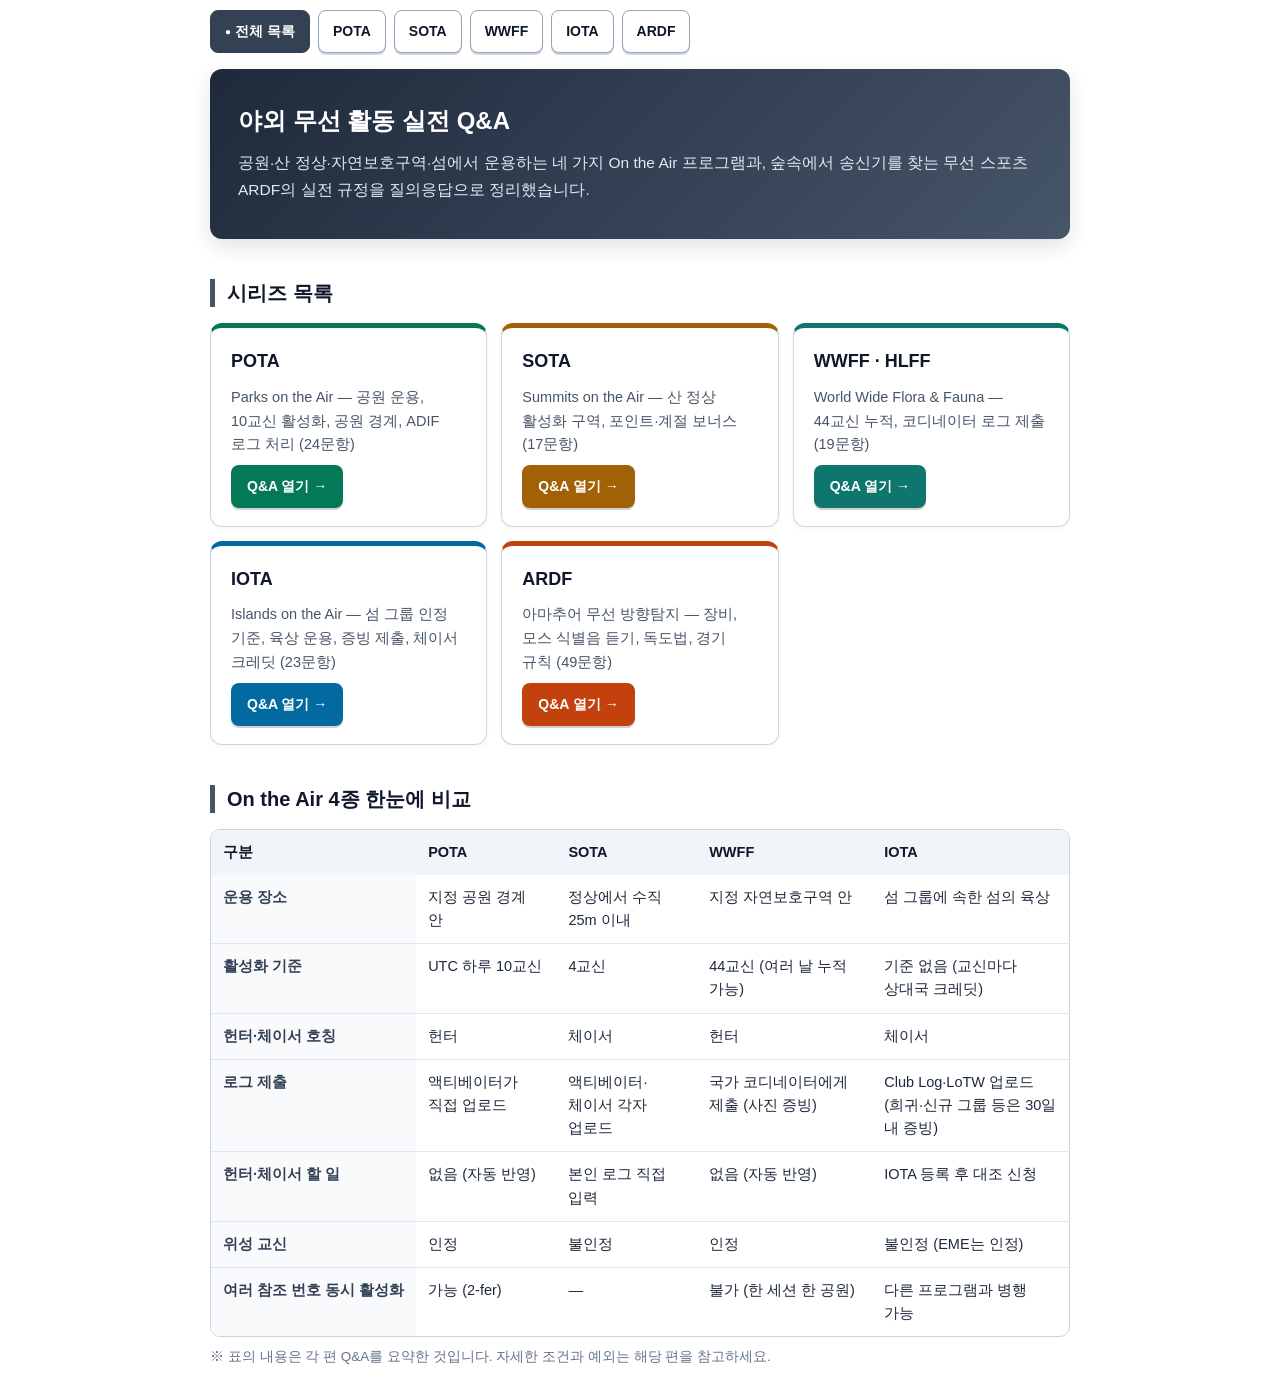
<file: index.html>
<!DOCTYPE html>
<html lang="ko">
<head>
<meta charset="UTF-8">
<meta name="viewport" content="width=device-width, initial-scale=1">
<title>야외 무선 활동 실전 Q&amp;A 모음</title>
<meta name="description" content="POTA·SOTA·WWFF·IOTA·ARDF 야외 무선 활동 실전 Q&A 시리즈와 프로그램 비교표">
<link rel="stylesheet" href="assets/qa.css">
</head>
<body>
<main class="qa theme-hub">

<nav class="qa-nav" aria-label="시리즈 메뉴"><a class="qa-nav-btn is-current" href="index.html" aria-current="page">전체 목록</a><a class="qa-nav-btn" href="pota.html">POTA</a><a class="qa-nav-btn" href="sota.html">SOTA</a><a class="qa-nav-btn" href="wwff.html">WWFF</a><a class="qa-nav-btn" href="iota.html">IOTA</a><a class="qa-nav-btn" href="ardf.html">ARDF</a></nav>

<header class="qa-header">
  <h1>야외 무선 활동 실전 Q&amp;A</h1>
  <p>공원·산 정상·자연보호구역·섬에서 운용하는 네 가지 On the Air 프로그램과, 숲속에서 송신기를 찾는 무선 스포츠 ARDF의 실전 규정을 질의응답으로 정리했습니다.</p>
</header>

<h2 class="qa-sec-title">시리즈 목록</h2>
<div class="hub-grid">
  <a class="hub-card" href="pota.html" style="--c:#047857"><b>POTA</b><span class="d">Parks on the Air — 공원 운용, 10교신 활성화, 공원 경계, ADIF 로그 처리 (24문항)</span><span class="qa-btn">Q&amp;A 열기 →</span></a>
  <a class="hub-card" href="sota.html" style="--c:#a16207"><b>SOTA</b><span class="d">Summits on the Air — 산 정상 활성화 구역, 포인트·계절 보너스 (17문항)</span><span class="qa-btn">Q&amp;A 열기 →</span></a>
  <a class="hub-card" href="wwff.html" style="--c:#0f766e"><b>WWFF · HLFF</b><span class="d">World Wide Flora &amp; Fauna — 44교신 누적, 코디네이터 로그 제출 (19문항)</span><span class="qa-btn">Q&amp;A 열기 →</span></a>
  <a class="hub-card" href="iota.html" style="--c:#0369a1"><b>IOTA</b><span class="d">Islands on the Air — 섬 그룹 인정 기준, 육상 운용, 증빙 제출, 체이서 크레딧 (23문항)</span><span class="qa-btn">Q&amp;A 열기 →</span></a>
  <a class="hub-card" href="ardf.html" style="--c:#c2410c"><b>ARDF</b><span class="d">아마추어 무선 방향탐지 — 장비, 모스 식별음 듣기, 독도법, 경기 규칙 (49문항)</span><span class="qa-btn">Q&amp;A 열기 →</span></a>
</div>

<h2 class="qa-sec-title">On the Air 4종 한눈에 비교</h2>
<div class="hub-table-wrap">
<table class="hub-table">
  <thead>
    <tr><th scope="col">구분</th><th scope="col">POTA</th><th scope="col">SOTA</th><th scope="col">WWFF</th><th scope="col">IOTA</th></tr>
  </thead>
  <tbody>
    <tr><th scope="row">운용 장소</th><td>지정 공원 경계 안</td><td>정상에서 수직 25m 이내</td><td>지정 자연보호구역 안</td><td>섬 그룹에 속한 섬의 육상</td></tr>
    <tr><th scope="row">활성화 기준</th><td>UTC 하루 10교신</td><td>4교신</td><td>44교신 (여러 날 누적 가능)</td><td>기준 없음 (교신마다 상대국 크레딧)</td></tr>
    <tr><th scope="row">헌터·체이서 호칭</th><td>헌터</td><td>체이서</td><td>헌터</td><td>체이서</td></tr>
    <tr><th scope="row">로그 제출</th><td>액티베이터가 직접 업로드</td><td>액티베이터·체이서 각자 업로드</td><td>국가 코디네이터에게 제출 (사진 증빙)</td><td>Club Log·LoTW 업로드 (희귀·신규 그룹 등은 30일 내 증빙)</td></tr>
    <tr><th scope="row">헌터·체이서 할 일</th><td>없음 (자동 반영)</td><td>본인 로그 직접 입력</td><td>없음 (자동 반영)</td><td>IOTA 등록 후 대조 신청</td></tr>
    <tr><th scope="row">위성 교신</th><td>인정</td><td>불인정</td><td>인정</td><td>불인정 (EME는 인정)</td></tr>
    <tr><th scope="row">여러 참조 번호 동시 활성화</th><td>가능 (2-fer)</td><td>—</td><td>불가 (한 세션 한 공원)</td><td>다른 프로그램과 병행 가능</td></tr>
  </tbody>
</table>
</div>
<p class="hub-note">※ 표의 내용은 각 편 Q&amp;A를 요약한 것입니다. 자세한 조건과 예외는 해당 편을 참고하세요.</p>

</main>
<script src="assets/qa.js"></script>
</body>
</html>
</file>
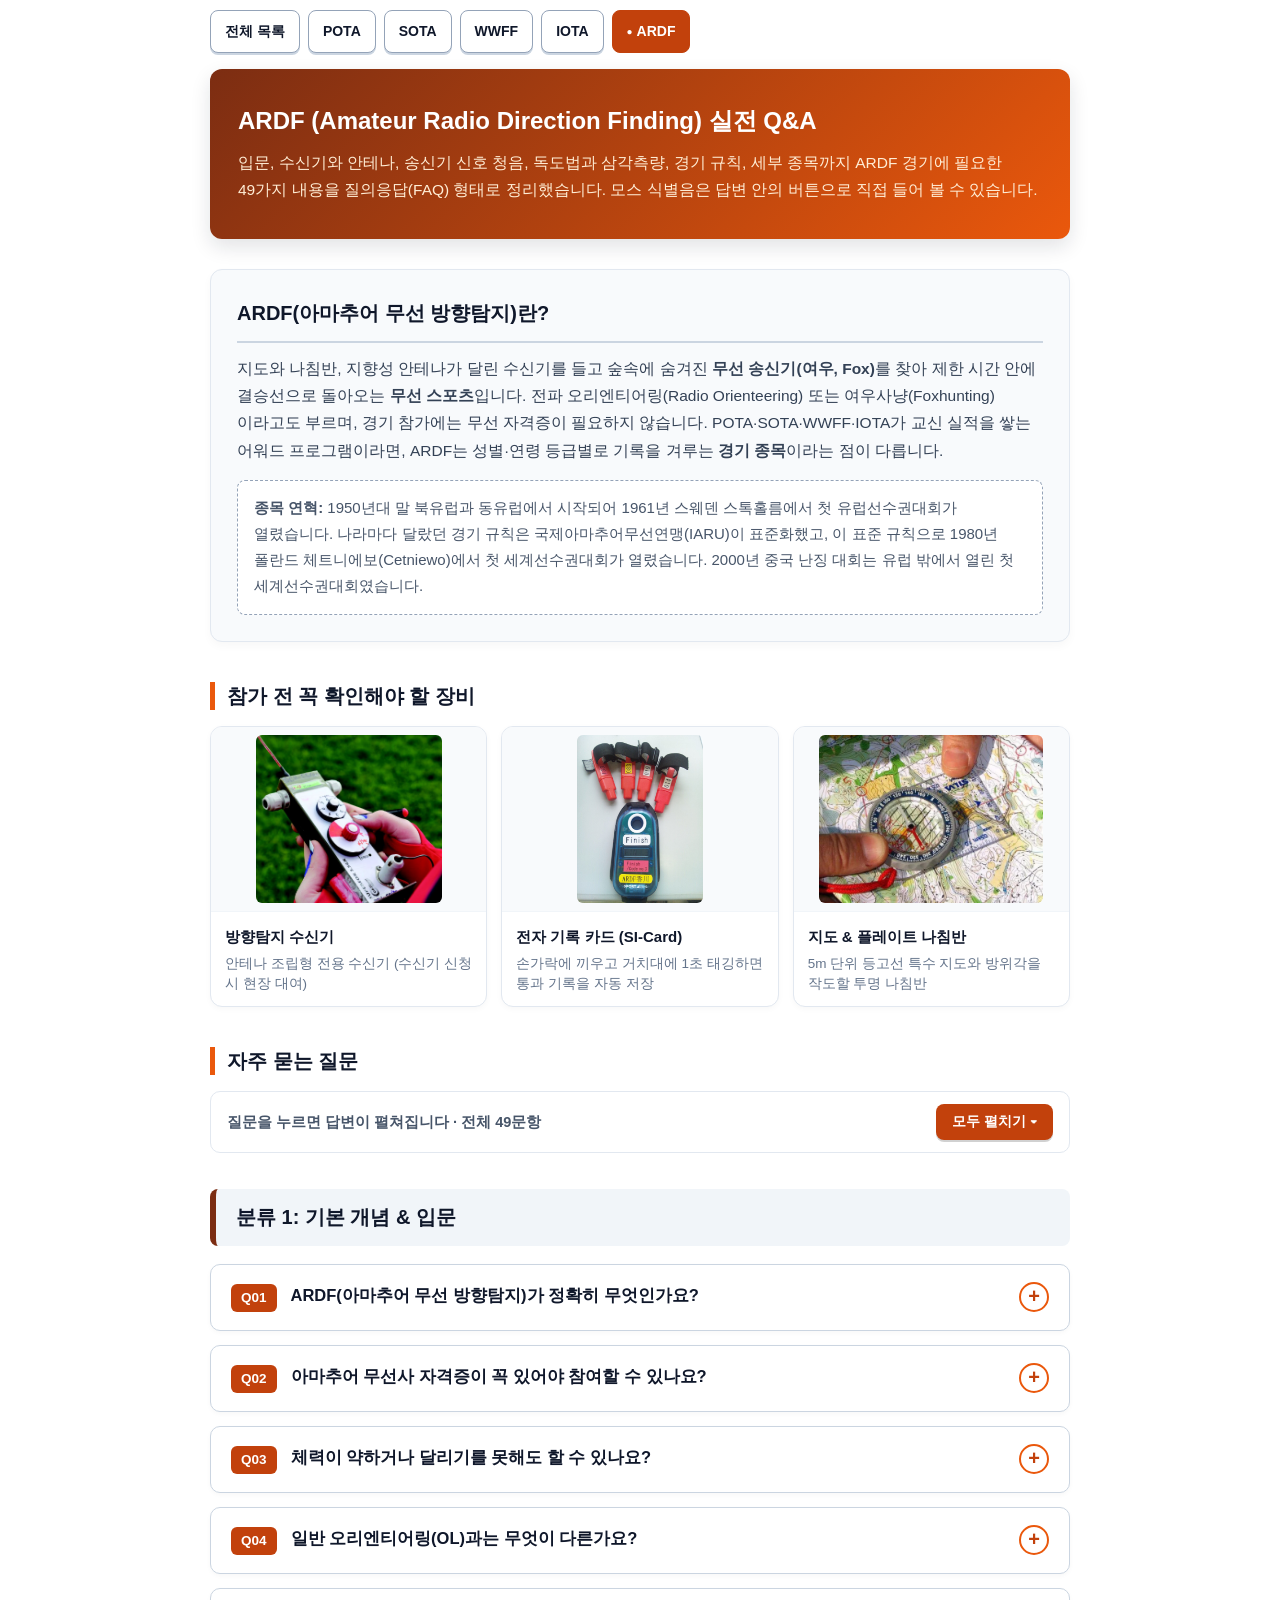
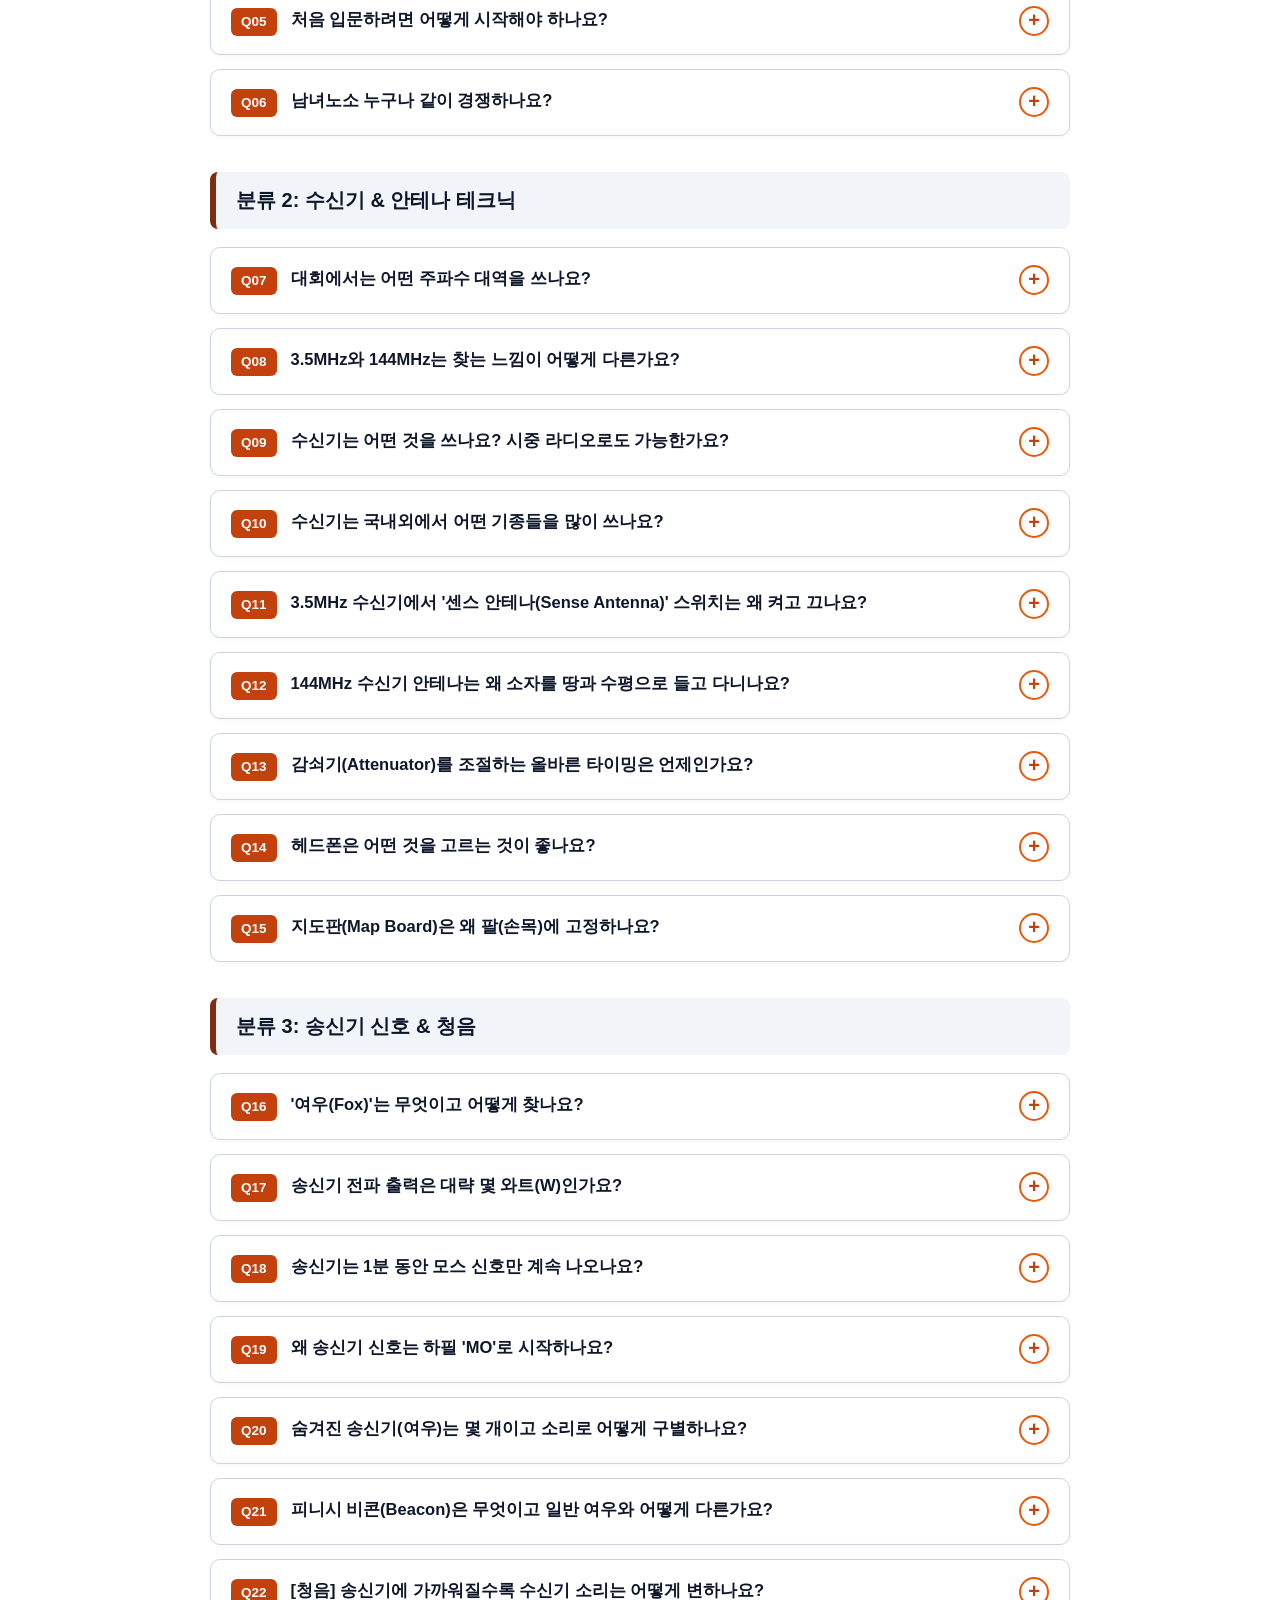
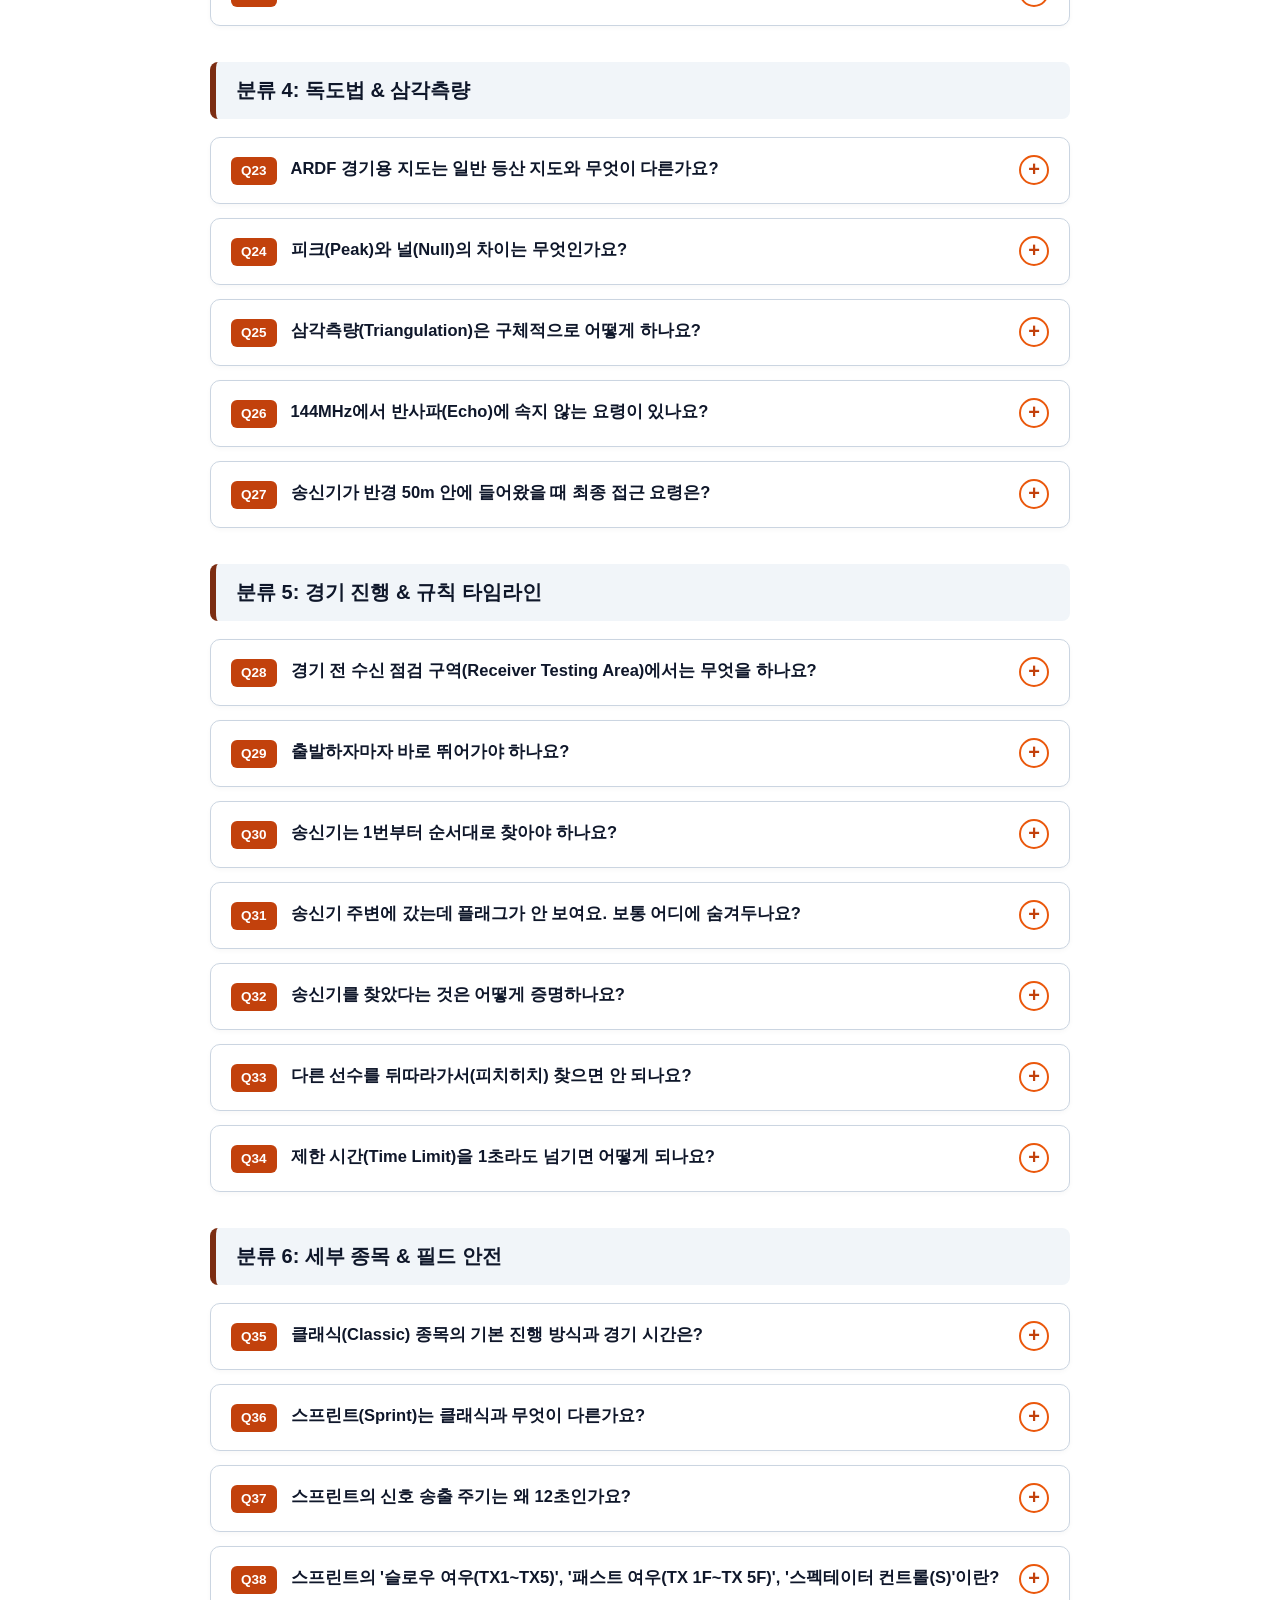
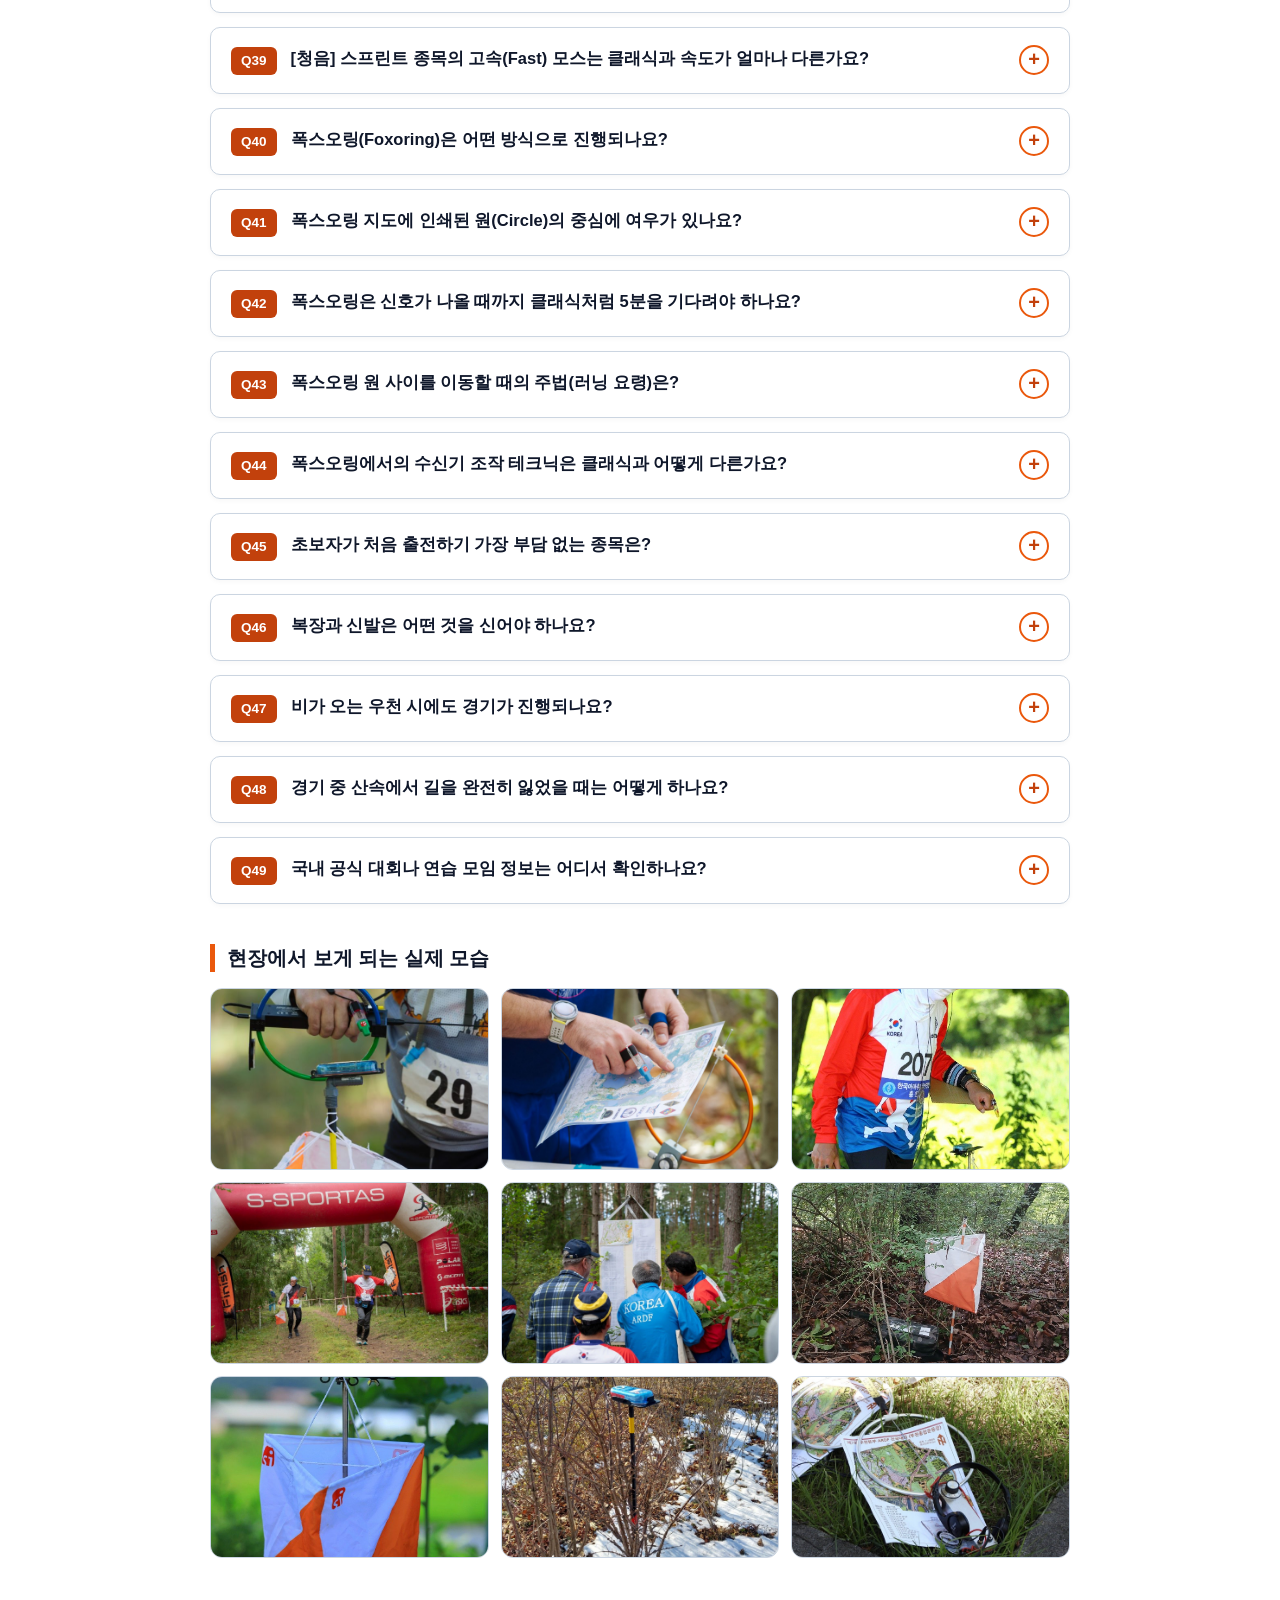
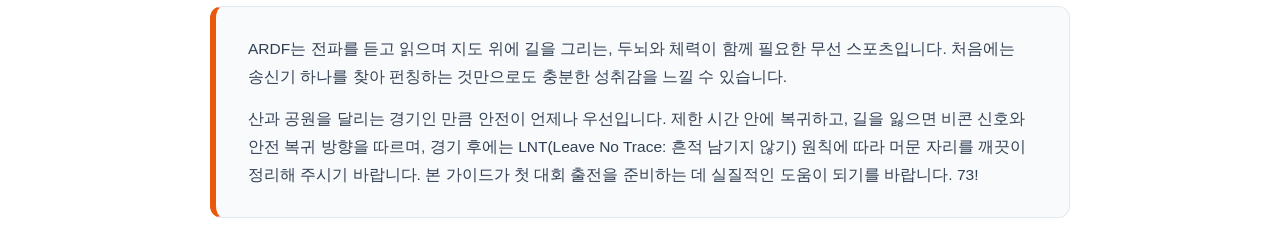
<file: ardf.html>
<!DOCTYPE html>
<html lang="ko">
<head>
<meta charset="UTF-8">
<meta name="viewport" content="width=device-width, initial-scale=1">
<title>ARDF (Amateur Radio Direction Finding) 실전 Q&amp;A</title>
<meta name="description" content="ARDF 입문, 수신기·안테나, 송신기 신호 청음, 독도법, 경기 규칙, 세부 종목 49가지 Q&amp;A">
<link rel="stylesheet" href="assets/qa.css">
</head>
<body>
<main class="qa theme-ardf">

<nav class="qa-nav" aria-label="시리즈 메뉴"><a class="qa-nav-btn" href="index.html">전체 목록</a><a class="qa-nav-btn" href="pota.html">POTA</a><a class="qa-nav-btn" href="sota.html">SOTA</a><a class="qa-nav-btn" href="wwff.html">WWFF</a><a class="qa-nav-btn" href="iota.html">IOTA</a><a class="qa-nav-btn is-current" href="ardf.html" aria-current="page">ARDF</a></nav>

<header class="qa-header">
  <h1>ARDF (Amateur Radio Direction Finding) 실전 Q&amp;A</h1>
  <p>입문, 수신기와 안테나, 송신기 신호 청음, 독도법과 삼각측량, 경기 규칙, 세부 종목까지 ARDF 경기에 필요한 49가지 내용을 질의응답(FAQ) 형태로 정리했습니다. 모스 식별음은 답변 안의 버튼으로 직접 들어 볼 수 있습니다.</p>
</header>

<section class="qa-intro">
  <h2>ARDF(아마추어 무선 방향탐지)란?</h2>
  <div class="qa-intro-text">지도와 나침반, 지향성 안테나가 달린 수신기를 들고 숲속에 숨겨진 <b>무선 송신기(여우, Fox)</b>를 찾아 제한 시간 안에 결승선으로 돌아오는 <b>무선 스포츠</b>입니다. 전파 오리엔티어링(Radio Orienteering) 또는 여우사냥(Foxhunting)이라고도 부르며, 경기 참가에는 무선 자격증이 필요하지 않습니다. POTA·SOTA·WWFF·IOTA가 교신 실적을 쌓는 어워드 프로그램이라면, ARDF는 성별·연령 등급별로 기록을 겨루는 <b>경기 종목</b>이라는 점이 다릅니다.</div>
  <div class="qa-intro-history"><b>종목 연혁:</b> 1950년대 말 북유럽과 동유럽에서 시작되어 1961년 스웨덴 스톡홀름에서 첫 유럽선수권대회가 열렸습니다. 나라마다 달랐던 경기 규칙은 국제아마추어무선연맹(IARU)이 표준화했고, 이 표준 규칙으로 1980년 폴란드 체트니에보(Cetniewo)에서 첫 세계선수권대회가 열렸습니다. 2000년 중국 난징 대회는 유럽 밖에서 열린 첫 세계선수권대회였습니다.</div>
</section>

<h2 class="qa-sec-title">참가 전 꼭 확인해야 할 장비</h2>
<div class="qa-gear">
  <div class="qa-gear-card"><div class="qa-gear-img"><img src="img/sf35gx-hand.jpg" alt="방향탐지 수신기" loading="lazy"></div>
    <div class="qa-gear-info"><b>방향탐지 수신기</b><p>안테나 조립형 전용 수신기 (수신기 신청 시 현장 대여)</p></div></div>
  <div class="qa-gear-card"><div class="qa-gear-img"><img src="img/si-card-finish.jpg" alt="전자 기록 카드 SI-Card" loading="lazy"></div>
    <div class="qa-gear-info"><b>전자 기록 카드 (SI-Card)</b><p>손가락에 끼우고 거치대에 1초 태깅하면 통과 기록을 자동 저장</p></div></div>
  <div class="qa-gear-card"><div class="qa-gear-img"><img src="img/map-compass.jpg" alt="지도와 플레이트 나침반" loading="lazy"></div>
    <div class="qa-gear-info"><b>지도 &amp; 플레이트 나침반</b><p>5m 단위 등고선 특수 지도와 방위각을 작도할 투명 나침반</p></div></div>
</div>
<h2 class="qa-sec-title">자주 묻는 질문</h2>

<div class="qa-toolbar">
  <span class="qa-toolbar-hint">질문을 누르면 답변이 펼쳐집니다 · 전체 49문항</span>
  <button type="button" class="qa-btn" id="qaToggleAll" aria-pressed="false">모두 펼치기 ▾</button>
</div>

<h2 class="qa-cat">분류 1: 기본 개념 & 입문</h2>
<details class="qa-item" id="q01">
  <summary class="qa-q"><span class="qa-badge">Q01</span><span class="qa-q-text">ARDF(아마추어 무선 방향탐지)가 정확히 무엇인가요?</span><span class="qa-toggle" aria-hidden="true"></span></summary>
  <div class="qa-a">지도, 나침반, 지향성 안테나가 달린 수신기를 들고 숲속이나 야외에 숨겨진 <strong>무선 송신기(폭스/여우)</strong>를 찾아 정해진 시간 내에 골인 지점으로 돌아오는 스포츠입니다.<br>흔히 <strong>전파 오리엔티어링(Radio orienteering)</strong> 또는 <strong>여우사냥(Foxhunting)</strong>으로 불립니다.</div>
</details>
<details class="qa-item" id="q02">
  <summary class="qa-q"><span class="qa-badge">Q02</span><span class="qa-q-text">아마추어 무선사 자격증이 꼭 있어야 참여할 수 있나요?</span><span class="qa-toggle" aria-hidden="true"></span></summary>
  <div class="qa-a">일반적인 대회 참가나 체험 같은 단순 수신(경기 참가)은 <strong>무선사 자격증이 없어도 누구나 가능</strong>합니다. <strong>단, 송신기(폭스)를 직접 설치·운용</strong>하거나 <strong>일부 국가대표 선발전</strong> 등 특수 규정이 적용되는 대회에서는 <strong>아마추어무선기사 자격이 필요할 수 있습니다.</strong></div>
</details>
<details class="qa-item" id="q03">
  <summary class="qa-q"><span class="qa-badge">Q03</span><span class="qa-q-text">체력이 약하거나 달리기를 못해도 할 수 있나요?</span><span class="qa-toggle" aria-hidden="true"></span></summary>
  <div class="qa-a"><strong>전혀 문제되지 않습니다.</strong> 단순히 빨리 달리는 것보다 <strong>전파의 방향을 정확히 측정</strong>하고, <strong>지도에서 송신기의 위치를 파악</strong>해 <strong>가장 효율적인 이동 경로를 설계</strong>하는 <strong>독도법과 루트 전략이 50% 이상</strong>을 차지합니다.</div>
</details>
<details class="qa-item" id="q04">
  <summary class="qa-q"><span class="qa-badge">Q04</span><span class="qa-q-text">일반 오리엔티어링(OL)과는 무엇이 다른가요?</span><span class="qa-toggle" aria-hidden="true"></span></summary>
  <div class="qa-a">일반 오리엔티어링은 지도 위에 컨트롤 포인트(목표 지점)의 위치가 원으로 인쇄되어 있어 목표까지 최단 경로의 길을 찾는 능력(독도법)이 주가 됩니다. 반면 ARDF는 <strong>지도에 목표 지점이 전혀 표시되어 있지 않으며</strong>, 오직 <strong>수신기로 전파의 방향을 측정</strong>해 스스로 지도 위에 위치를 찾아내야 합니다.</div>
</details>
<details class="qa-item" id="q05">
  <summary class="qa-q"><span class="qa-badge">Q05</span><span class="qa-q-text">처음 입문하려면 어떻게 시작해야 하나요?</span><span class="qa-toggle" aria-hidden="true"></span></summary>
  <div class="qa-a">한국아마추어무선연맹(KARL) 본부 및 지부, 또는 ARDF 위원회에서 주최하는 <strong>대회나 강습회에 직접 참가하는 것이 가장 좋습니다.</strong> 장비 대여와 함께 지도 보는 법(독도법)과 신호 탐지 기초를 배울 수 있습니다.</div>
</details>
<details class="qa-item" id="q06">
  <summary class="qa-q"><span class="qa-badge">Q06</span><span class="qa-q-text">남녀노소 누구나 같이 경쟁하나요?</span><span class="qa-toggle" aria-hidden="true"></span></summary>
  <div class="qa-a"><strong>모든 연령과 성별이 한 번에 같은 순위로 경쟁하지 않습니다.</strong> 성별과 만 나이를 기준으로 <strong>M19, M21, M40, M50, W21, W35</strong> 등 <strong>세분화된 등급(카테고리)별로 나뉘어 공정하게 순위</strong>를 매깁니다.</div>
</details>
<h2 class="qa-cat">분류 2: 수신기 & 안테나 테크닉</h2>
<details class="qa-item" id="q07">
  <summary class="qa-q"><span class="qa-badge">Q07</span><span class="qa-q-text">대회에서는 어떤 주파수 대역을 쓰나요?</span><span class="qa-toggle" aria-hidden="true"></span></summary>
  <div class="qa-a">세계아마추어무선연맹(IARU) 국제 표준 규격으로 주로 <strong>3.5MHz (80m 밴드, 단파)</strong>와 <strong>144MHz (2m 밴드, 초단파)</strong> 두 가지 대역을 사용합니다.</div>
</details>
<details class="qa-item" id="q08">
  <summary class="qa-q"><span class="qa-badge">Q08</span><span class="qa-q-text">3.5MHz와 144MHz는 찾는 느낌이 어떻게 다른가요?</span><span class="qa-toggle" aria-hidden="true"></span></summary>
  <div class="qa-a"><strong>3.5MHz</strong>는 전파가 지면을 따라 안정적으로 흐르고 장애물 반사가 적어 <strong>방위각 측정이 정직</strong>합니다. <strong>144MHz</strong>는 직진성이 강해 바위, 철탑, 능선 등에 반사되는 <strong>반사파(Echo)가 자주 발생</strong>하므로 <strong>직접 신호와 반사 신호를 가려내는 테크닉이 중요</strong>합니다.</div>
</details>
<details class="qa-item" id="q09">
  <summary class="qa-q"><span class="qa-badge">Q09</span><span class="qa-q-text">수신기는 어떤 것을 쓰나요? 시중 라디오로도 가능한가요?</span><span class="qa-toggle" aria-hidden="true"></span></summary>
  <div class="qa-a"><strong>일반 라디오로는 불가능합니다.</strong> 특정 방향의 신호만 강하게 잡아주는 <strong>지향성 안테나(페라이트 바/루프 또는 야기 안테나)</strong>와 신호 세기를 줄여주는 <strong>감쇠기(Attenuator)</strong>가 내장된 <strong>ARDF 전용 수신기</strong>를 써야 합니다.</div>
</details>
<details class="qa-item" id="q10">
  <summary class="qa-q"><span class="qa-badge">Q10</span><span class="qa-q-text">수신기는 국내외에서 어떤 기종들을 많이 쓰나요?</span><span class="qa-toggle" aria-hidden="true"></span></summary>
  <div class="qa-a">유럽 및 국내 현장에서는 체코산 <strong>SUPERFOX (3,5MX, 145DX)</strong>나 러시아산 <strong>Altai</strong>, <strong>중국제 입문 키트</strong> 등이 널리 쓰입니다. 특히 <strong>SUPERFOX 시리즈</strong>는 감도와 신뢰성이 검증되어 많은 선수가 사용합니다.</div>
</details>
<details class="qa-item" id="q11">
  <summary class="qa-q"><span class="qa-badge">Q11</span><span class="qa-q-text">3.5MHz 수신기에서 '센스 안테나(Sense Antenna)' 스위치는 왜 켜고 끄나요?</span><span class="qa-toggle" aria-hidden="true"></span></summary>
  <div class="qa-a">3.5MHz 페라이트 바 안테나는 앞뒤 180도 양방향으로 신호가 잡히는 8자형 패턴을 가집니다. 이때 수직 와이어(<strong>센스 안테나</strong>)를 켜면 신호 패턴이 <strong>하트형(Cardioid)</strong>으로 합성되어 <strong>신호가 '앞에 있는지 뒤에 있는지' 180도 방향 모호성을 판별</strong>할 수 있습니다.</div>
</details>
<details class="qa-item" id="q12">
  <summary class="qa-q"><span class="qa-badge">Q12</span><span class="qa-q-text">144MHz 수신기 안테나는 왜 소자를 땅과 수평으로 들고 다니나요?</span><span class="qa-toggle" aria-hidden="true"></span></summary>
  <div class="qa-a">ARDF 규정상 <strong>144MHz 송신기</strong>는 <strong>수평 편파(Horizontal Polarization)</strong> 안테나로 신호를 보냅니다. 송신과 수신의 편파 방향이 일치해야 편파 손실 없이 최대 감도로 수신되므로, 야기나 HB9CV 안테나의 엘리먼트를 <strong>지면과 수평</strong>으로 든 채 몸을 돌려 탐색합니다. 반대로 <strong>3.5MHz 송신기</strong>는 수직 안테나를 쓰므로, 3.5MHz 수신기는 휩이 위로 가게 세워 듭니다.</div>
</details>
<details class="qa-item" id="q13">
  <summary class="qa-q"><span class="qa-badge">Q13</span><span class="qa-q-text">감쇠기(Attenuator)를 조절하는 올바른 타이밍은 언제인가요?</span><span class="qa-toggle" aria-hidden="true"></span></summary>
  <div class="qa-a">송신기에 접근하여 수신기 볼륨이 최대치로 포화되어, 안테나를 어느 방향으로 돌려도 소리 크기 차이가 느껴지지 않을 때입니다. 소리가 <strong>'겨우 알아들을 수 있을 만큼' 감도를 낮춰야 안테나 회전 시 최대점(Peak)이나 최소점(Null)이 명확</strong>해집니다.</div>
</details>
<details class="qa-item" id="q14">
  <summary class="qa-q"><span class="qa-badge">Q14</span><span class="qa-q-text">헤드폰은 어떤 것을 고르는 것이 좋나요?</span><span class="qa-toggle" aria-hidden="true"></span></summary>
  <div class="qa-a">숲속 나뭇가지에 걸리지 않도록 선이 튼튼한 제품을 씁니다. 귀를 완전히 막는 밀폐형보다는 <strong>주변 소리(발소리, 차량 등 위험 요소)를 함께 인지할 수 있는 가벼운 오픈형/온이어 헤드폰</strong>이 안전상 권장됩니다.</div>
</details>
<details class="qa-item" id="q15">
  <summary class="qa-q"><span class="qa-badge">Q15</span><span class="qa-q-text">지도판(Map Board)은 왜 팔(손목)에 고정하나요?</span><span class="qa-toggle" aria-hidden="true"></span></summary>
  <div class="qa-a"><strong>수신기와 나침반을 든 상태로 산악 지형을 뛰어야 하므로 두 손이 자유롭지 못합니다.</strong> 지도판을 한쪽 팔에 밴드로 고정하면 <strong>달리는 중에도 나침반을 대고 즉시 방위각을 작도</strong>할 수 있어 시간을 단축시킵니다.</div>
</details>
<h2 class="qa-cat">분류 3: 송신기 신호 & 청음</h2>
<details class="qa-item" id="q16">
  <summary class="qa-q"><span class="qa-badge">Q16</span><span class="qa-q-text">'여우(Fox)'는 무엇이고 어떻게 찾나요?</span><span class="qa-toggle" aria-hidden="true"></span></summary>
  <div class="qa-a">숲속에 숨겨진 <strong>소형 자동 무선 송신기</strong>입니다. 보통 5개의 송신기가 번갈아 가며 1분씩 신호를 보내며, 수신기의 지향 안테나를 돌려 신호가 가장 강한 방향을 지도에 작도하여 찾아갑니다.</div>
</details>
<details class="qa-item" id="q17">
  <summary class="qa-q"><span class="qa-badge">Q17</span><span class="qa-q-text">송신기 전파 출력은 대략 몇 와트(W)인가요?</span><span class="qa-toggle" aria-hidden="true"></span></summary>
  <div class="qa-a">클래식 기준 <strong>3.5MHz 송신기</strong>는 약 <strong>1W ~ 3W 내외</strong>, <strong>144MHz 송신기</strong>는 약 <strong>0.5W ~ 1.5W 내외</strong>의 소출력입니다. 배터리를 아끼고 경기 구역 내에서만 적절히 수신되도록 제어됩니다.</div>
</details>
<details class="qa-item" id="q18">
  <summary class="qa-q"><span class="qa-badge">Q18</span><span class="qa-q-text">송신기는 1분 동안 모스 신호만 계속 나오나요?</span><span class="qa-toggle" aria-hidden="true"></span></summary>
  <div class="qa-a"><strong>아닙니다.</strong> 경기 규정상 처음 약 <strong>50~55초 동안은 MOE 같은 식별 신호</strong>를 반복 송출하고, 나머지 약 5초 동안은 다음 신호 송신을 위하여 지속적인 연속 톤(단일 삐- 소리)을 보내줍니다.</div>
</details>
<details class="qa-item" id="q19">
  <summary class="qa-q"><span class="qa-badge">Q19</span><span class="qa-q-text">왜 송신기 신호는 하필 'MO'로 시작하나요?</span><span class="qa-toggle" aria-hidden="true"></span></summary>
  <div class="qa-a">모스 부호로 M은 대시 두 개(<strong>--</strong>), O는 대시 세 개(<strong>---</strong>)로 이루어져 소리가 길고 묵직합니다. 잡음이 심한 숲속 환경에서도 <strong>노이즈와 쉽게 구별</strong>되며 귀로 식별하기 가장 유리하기 때문입니다.</div>
</details>
<details class="qa-item" id="q20">
  <summary class="qa-q"><span class="qa-badge">Q20</span><span class="qa-q-text">숨겨진 송신기(여우)는 몇 개이고 소리로 어떻게 구별하나요?</span><span class="qa-toggle" aria-hidden="true"></span></summary>
  <div class="qa-a">정규 클래식 경기에서는 <strong>총 5개(1~5번)</strong>가 설치되며, 1분씩 순서대로 5분 주기로 신호를 송출합니다. 실제 헤드폰에서는 <strong>700Hz 표준 비프음</strong>으로 들립니다. <strong>끝에 붙는 점(Dot) 소리의 개수(1개~5개)를 귀로 세어 번호를 즉시 판별</strong>합니다.<br>• 1번: <strong>MOE</strong> (-- --- .)<br>• 2번: <strong>MOI</strong> (-- --- ..)<br>• 3번: <strong>MOS</strong> (-- --- ...)<br>• 4번: <strong>MOH</strong> (-- --- ....)<br>• 5번: <strong>MO5</strong> (-- --- .....)<br>아래 버튼을 눌러 각 번호별 실제 식별음을 직접 확인해 보세요.<div class="qa-player"><button type="button" class="qa-btn" data-code="MOE" data-fast="0">▶ 1번 MOE</button><button type="button" class="qa-btn" data-code="MOI" data-fast="0">▶ 2번 MOI</button><button type="button" class="qa-btn" data-code="MOS" data-fast="0">▶ 3번 MOS</button><button type="button" class="qa-btn" data-code="MOH" data-fast="0">▶ 4번 MOH</button><button type="button" class="qa-btn" data-code="MO5" data-fast="0">▶ 5번 MO5</button><span class="qa-player-desc">점(.) 개수로 번호를 구별하는 식별음 (700Hz)</span></div></div>
</details>
<details class="qa-item" id="q21">
  <summary class="qa-q"><span class="qa-badge">Q21</span><span class="qa-q-text">피니시 비콘(Beacon)은 무엇이고 일반 여우와 어떻게 다른가요?</span><span class="qa-toggle" aria-hidden="true"></span></summary>
  <div class="qa-a">일반 여우(1~5번)는 1분씩 번갈아 켜지지만, 골(Finish) 지점에 있는 비콘은 별도 전용 주파수에서 <strong>경기 내내 쉬지 않고 연속 송출</strong>됩니다. 뒤에 점 부호 없이 묵직한 대시 부호로만 이루어진 <strong>MO (-- ---)</strong> 신호를 치며, 경기를 마치고 <strong>복귀하는 선수의 유도 신호 역할</strong>을 합니다. <strong>길을 잃었을 때 이 신호만 잡으면 본부로 복귀</strong>할 수 있습니다.<div class="qa-player"><button type="button" class="qa-btn" data-code="MO" data-fast="0">▶ MO 신호 듣기</button><span class="qa-player-desc">피니시 비콘 MO 송출음 (700Hz)</span></div></div>
</details>
<details class="qa-item" id="q22">
  <summary class="qa-q"><span class="qa-badge">Q22</span><span class="qa-q-text">[청음] 송신기에 가까워질수록 수신기 소리는 어떻게 변하나요?</span><span class="qa-toggle" aria-hidden="true"></span></summary>
  <div class="qa-a">송신기 수십 미터 이내로 근접하면 신호가 회로 한계치를 넘어 <strong>'찌직-' 하며 찌그러지거나 귀가 아플 정도로 포화</strong>됩니다. 이때 즉시 <strong>감쇠기(Attenuator) 다이얼</strong>을 돌려 감도를 깎아내야 깨끗한 톤으로 방향을 잡을 수 있습니다.</div>
</details>
<h2 class="qa-cat">분류 4: 독도법 & 삼각측량</h2>
<details class="qa-item" id="q23">
  <summary class="qa-q"><span class="qa-badge">Q23</span><span class="qa-q-text">ARDF 경기용 지도는 일반 등산 지도와 무엇이 다른가요?</span><span class="qa-toggle" aria-hidden="true"></span></summary>
  <div class="qa-a">국제오리엔티어링연맹(IOF) 표준 규격 지도(축척 1:10,000 또는 1:15,000)를 씁니다. 달릴 수 있는 숲(흰색), 통과가 어려운 가시덤불(진한 녹색), 바위, 습지 등 보행 속도에 영향을 주는 <strong>식생 정보 및 상세 지도기호가 정밀하게 기재</strong>되어 있습니다.</div>
</details>
<details class="qa-item" id="q24">
  <summary class="qa-q"><span class="qa-badge">Q24</span><span class="qa-q-text">피크(Peak)와 널(Null)의 차이는 무엇인가요?</span><span class="qa-toggle" aria-hidden="true"></span></summary>
  <div class="qa-a"><strong>피크법(peak)</strong>은 신호가 <strong>'가장 크게 들리는 방향'</strong>을 찾는 방법으로 대략적인 방향을 빠르게 잡을 때 씁니다. <strong>널법(Null)</strong>은 신호가 <strong>'완전히 사라지는 최소점'</strong>을 찾는 방법으로, 소리가 끊기는 각도가 매우 예리하므로 정밀한 선을 그을 때 사용합니다.</div>
</details>
<details class="qa-item" id="q25">
  <summary class="qa-q"><span class="qa-badge">Q25</span><span class="qa-q-text">삼각측량(Triangulation)은 구체적으로 어떻게 하나요?</span><span class="qa-toggle" aria-hidden="true"></span></summary>
  <div class="qa-a">위치 A에서 특정 여우의 방위각을 나침반으로 재어 지도에 선을 긋습니다. 그다음 다른 위치 B로 이동해 같은 여우의 방위각을 다시 그립니다. <strong>두 개 이상의 직선이 교차하는 지점</strong>이 예상 위치입니다. 오차를 줄이기 위해 제3의 지점 C에서 한 번 더 그어 <strong>교차 삼각 지점</strong>을 확인합니다.</div>
</details>
<details class="qa-item" id="q26">
  <summary class="qa-q"><span class="qa-badge">Q26</span><span class="qa-q-text">144MHz에서 반사파(Echo)에 속지 않는 요령이 있나요?</span><span class="qa-toggle" aria-hidden="true"></span></summary>
  <div class="qa-a">계곡이나 암벽 앞에서는 반사파가 직진파보다 강할 수 있습니다. <strong>능선이나 시야가 트인 곳으로 이동해 재측정</strong>해야 합니다. 또한 수신기를 들고 <strong>좌우로 5~10m 이동했을 때 방위각이 비정상적으로 돌아간다면 반사파로 판단</strong>해야 합니다.</div>
</details>
<details class="qa-item" id="q27">
  <summary class="qa-q"><span class="qa-badge">Q27</span><span class="qa-q-text">송신기가 반경 50m 안에 들어왔을 때 최종 접근 요령은?</span><span class="qa-toggle" aria-hidden="true"></span></summary>
  <div class="qa-a">지향성이 무너지므로 감쇠기(Attenuator)를 조절해 <strong>신호음을 최대한 줄입니다.</strong> 안테나를 천천히 돌려 소리가 뚜렷한 쪽의 <strong>자연 은폐물(쓰러진 나무, 큰 바위 뒤, 덤불 틈)을 육안으로 관찰하며 접근</strong>합니다.</div>
</details>
<h2 class="qa-cat">분류 5: 경기 진행 & 규칙 타임라인</h2>
<details class="qa-item" id="q28">
  <summary class="qa-q"><span class="qa-badge">Q28</span><span class="qa-q-text">경기 전 수신 점검 구역(Receiver Testing Area)에서는 무엇을 하나요?</span><span class="qa-toggle" aria-hidden="true"></span></summary>
  <div class="qa-a">출발 대기선 주변에 주최 측이 테스트 송신기를 켜두는 구역입니다. 경기장에 들어가기 전 <strong>수신기 배터리 잔량, 헤드폰 음질, 튜닝 다이얼 및 안테나 결합 상태</strong>를 점검할 수 있는 필수 절차 구역입니다.</div>
</details>
<details class="qa-item" id="q29">
  <summary class="qa-q"><span class="qa-badge">Q29</span><span class="qa-q-text">출발하자마자 바로 뛰어가야 하나요?</span><span class="qa-toggle" aria-hidden="true"></span></summary>
  <div class="qa-a"><strong>아닙니다.</strong> 출발선(스타트)에서 1번부터 5번 송신기가 <strong>한 바퀴(5분) 동안 차례대로 울릴 때까지 나침반과 수신기로 방위각을 측정해 지도에 선을 긋는 것이 정석입니다.</strong> 대략적인 위치를 지도에 그려놓고 최적의 방문 순서를 정한 뒤 출발해야 체력과 시간을 아낍니다.</div>
</details>
<details class="qa-item" id="q30">
  <summary class="qa-q"><span class="qa-badge">Q30</span><span class="qa-q-text">송신기는 1번부터 순서대로 찾아야 하나요?</span><span class="qa-toggle" aria-hidden="true"></span></summary>
  <div class="qa-a"><strong>아닙니다. 번호 순서와 상관없이 제한 시간 내에 본인 등급에 지정된 송신기</strong>를 가장 많이, 가장 빠른 시간 내에 찾고 골인하는 사람이 이깁니다. 따라서 <strong>지형과 거리를 고려한 루트 선택(Route Choice)</strong>이 핵심입니다.</div>
</details>
<details class="qa-item" id="q31">
  <summary class="qa-q"><span class="qa-badge">Q31</span><span class="qa-q-text">송신기 주변에 갔는데 플래그가 안 보여요. 보통 어디에 숨겨두나요?</span><span class="qa-toggle" aria-hidden="true"></span></summary>
  <div class="qa-a">ARDF 규정상 송신기는 땅속에 파묻지 않으며, <strong>반경 수 미터 내에 오면 육안으로 식별 가능</strong>한 바위 뒤나 통나무 아래에 둡니다. 주변에 <strong>주황색/흰색 오리엔티어링 플래그 삼각기둥과 전자 펀치가 함께 걸려 있으므로 색상을 잘 살펴야 합니다.</strong></div>
</details>
<details class="qa-item" id="q32">
  <summary class="qa-q"><span class="qa-badge">Q32</span><span class="qa-q-text">송신기를 찾았다는 것은 어떻게 증명하나요?</span><span class="qa-toggle" aria-hidden="true"></span></summary>
  <div class="qa-a"><strong>송신기 옆에 설치된 전자식 체크 펀치(SportIdent 카드 태그)에 손목 태그를 접촉</strong>해 기록 칩에 저장하거나, 수동 펀치로 종이 기록 카드에 고유 핀 구멍을 뚫어 방문을 인증합니다.</div>
</details>
<details class="qa-item" id="q33">
  <summary class="qa-q"><span class="qa-badge">Q33</span><span class="qa-q-text">다른 선수를 뒤따라가서(피치히치) 찾으면 안 되나요?</span><span class="qa-toggle" aria-hidden="true"></span></summary>
  <div class="qa-a"><strong>규칙상 엄격히 금지됩니다.</strong> 타인의 수신 소리를 엿듣거나 다른 선수를 고의로 미행하는 행위는 <strong>실격(Disqualification)</strong> 사유가 됩니다. <strong>각자 독립적으로 방향을 잡고 탐색</strong>해야 합니다.</div>
</details>
<details class="qa-item" id="q34">
  <summary class="qa-q"><span class="qa-badge">Q34</span><span class="qa-q-text">제한 시간(Time Limit)을 1초라도 넘기면 어떻게 되나요?</span><span class="qa-toggle" aria-hidden="true"></span></summary>
  <div class="qa-a">보통 제한 시간(120분 또는 140분)을 1초라도 초과하여 골인하면 아무리 많은 송신기를 찾았더라도 <strong>규정상 전체 실격(Over Time / DNF)</strong> 처리됩니다. 따라서 송신기를 덜 찾았더라도 시간 내에 복귀하는 것이 순위 유지에 절대적으로 유리합니다.<br><div class="reference-box"><strong>[참고: 경기 공식 기록지 주요 약어]</strong><br>• <strong>DNS</strong> (Did Not Start): 출발하지 않음 (기권 또는 불참)<br>• <strong>DNF</strong> (Did Not Finish): 완주하지 못함 (제한시간 초과, 중도 포기 등)<br>• <strong>DSQ / DQ</strong> (Disqualified): 실격 (피치히치 미행 등 경기 규칙 위반)<br>• <strong>OT</strong> (Over Time): 제한 시간 초과 (DNF 처리의 세부 사유)</div></div>
</details>
<h2 class="qa-cat">분류 6: 세부 종목 & 필드 안전</h2>
<details class="qa-item" id="q35">
  <summary class="qa-q"><span class="qa-badge">Q35</span><span class="qa-q-text">클래식(Classic) 종목의 기본 진행 방식과 경기 시간은?</span><span class="qa-toggle" aria-hidden="true"></span></summary>
  <div class="qa-a">넓은 산악 지형(4~8㎢)에 5개의 송신기를 분산 배치하고, 정해진 제한 시간(<strong>통상 120분 ~ 140분</strong>) 내에 송신기를 탐색하는 대표 정규 종목입니다. 3.5MHz와 144MHz 각각 별도의 경기로 치러집니다.</div>
</details>
<details class="qa-item" id="q36">
  <summary class="qa-q"><span class="qa-badge">Q36</span><span class="qa-q-text">스프린트(Sprint)는 클래식과 무엇이 다른가요?</span><span class="qa-toggle" aria-hidden="true"></span></summary>
  <div class="qa-a">도시 공원이나 좁은 숲(0.5~1㎢)에서 열리는 초단거리 종목입니다. <strong>3.5MHz 단파 대역만 사용</strong>하며, 우승권 기록이 <strong>20분 ~ 30분 내외</strong>로 매우 빠르게 전개됩니다. 숲을 달리는 순발력과 신속한 방위각 판단력이 핵심입니다.</div>
</details>
<details class="qa-item" id="q37">
  <summary class="qa-q"><span class="qa-badge">Q37</span><span class="qa-q-text">스프린트의 신호 송출 주기는 왜 12초인가요?</span><span class="qa-toggle" aria-hidden="true"></span></summary>
  <div class="qa-a">클래식은 1개 송신기가 1분씩 울려 한 바퀴에 5분이 걸리지만, 스프린트는 <strong>12초씩 송출되어 5개 송신기가 1분(60초) 만에 한 바퀴</strong>를 돕니다. 고속 모스 부호가 사용되므로 10초 이내에 방위각 측정을 끝내야 합니다.</div>
</details>
<details class="qa-item" id="q38">
  <summary class="qa-q"><span class="qa-badge">Q38</span><span class="qa-q-text">스프린트의 '슬로우 여우(TX1~TX5)', '패스트 여우(TX 1F~TX 5F)', '스펙테이터 컨트롤(S)'이란?</span><span class="qa-toggle" aria-hidden="true"></span></summary>
  <div class="qa-a">스프린트는 보통 2개 주파수를 씁니다. 1단계 주파수(여우 1~5번)를 찾은 뒤 관중석 앞을 통과하는 <strong>스펙테이터 컨트롤(S:중간 비콘)</strong>을 찍고, 그 자리에서 수신기 주파수를 2단계 주파수로 전환해 나머지 송신기(1F~5F)를 탐색하고 골인하는 구조입니다.</div>
</details>
<details class="qa-item" id="q39">
  <summary class="qa-q"><span class="qa-badge">Q39</span><span class="qa-q-text">[청음] 스프린트 종목의 고속(Fast) 모스는 클래식과 속도가 얼마나 다른가요?</span><span class="qa-toggle" aria-hidden="true"></span></summary>
  <div class="qa-a">스프린트는 12초 만에 한 송신기의 차례가 끝나므로 일반 클래식 경기보다 <strong>모스 타음 속도가 약 1.5배~2배 빠릅니다</strong>. 귀로 빠르게 톤을 캐치하는 훈련이 필요합니다. 아래에서 5번 여우(MO5) 신호의 속도 차이를 직접 비교해 보세요.<div class="qa-player"><button type="button" class="qa-btn" data-code="MO5" data-fast="0">▶ 일반 속도 (클래식)</button><button type="button" class="qa-btn" data-code="MO5" data-fast="1">▶ 고속 (스프린트)</button><span class="qa-player-desc">5번 여우(MO5) 기준 속도 비교</span></div></div>
</details>
<details class="qa-item" id="q40">
  <summary class="qa-q"><span class="qa-badge">Q40</span><span class="qa-q-text">폭스오링(Foxoring)은 어떤 방식으로 진행되나요?</span><span class="qa-toggle" aria-hidden="true"></span></summary>
  <div class="qa-a"><strong>오리엔티어링과 여우사냥의 결합 종목</strong>입니다. 지도 위에 인쇄된 작은 원 지점까지 지도와 나침반만 보고 먼저 달린 뒤, 그 반경 내에서 초저출력 여우 신호를 귀로 찾아내는 방식입니다.</div>
</details>
<details class="qa-item" id="q41">
  <summary class="qa-q"><span class="qa-badge">Q41</span><span class="qa-q-text">폭스오링 지도에 인쇄된 원(Circle)의 중심에 여우가 있나요?</span><span class="qa-toggle" aria-hidden="true"></span></summary>
  <div class="qa-a"><strong>아닙니다. 원의 정중앙에 송신기가 있지 않습니다.</strong> 원 내부(반경 약 50~100m)의 <strong>임의의 자연 은폐물(바위 뒤, 쓰러진 통나무, 덤불 속 등)</strong>에 숨겨져 있습니다. 따라서 원 중심만 무작정 파고들지 말고, <strong>원 경계선에 들어서는 순간부터 360도 전파 스캔을 시작</strong>해야 합니다.</div>
</details>
<details class="qa-item" id="q42">
  <summary class="qa-q"><span class="qa-badge">Q42</span><span class="qa-q-text">폭스오링은 신호가 나올 때까지 클래식처럼 5분을 기다려야 하나요?</span><span class="qa-toggle" aria-hidden="true"></span></summary>
  <div class="qa-a"><strong>기다릴 필요가 없습니다.</strong> 클래식과 달리 각 송신기가 <strong>상시 연속 송출(Continuous TX)</strong>되거나 매우 빠른 초단위 주기로 울립니다. 순환 주기를 기다리며 서 있을 필요 없이 <strong>원 안에 진입하자마자 즉시 탐색이 가능</strong>하므로 경기 템포가 매우 빠릅니다.</div>
</details>
<details class="qa-item" id="q43">
  <summary class="qa-q"><span class="qa-badge">Q43</span><span class="qa-q-text">폭스오링 원 사이를 이동할 때의 주법(러닝 요령)은?</span><span class="qa-toggle" aria-hidden="true"></span></summary>
  <div class="qa-a">원 밖에서는 신호가 들리지 않으므로 수신기에 신경 쓰지 않아도 됩니다. <strong>원과 원 사이는 지도와 나침반만 보고 전력 질주(순수 오리엔티어링 주력)</strong>하고, <strong>원 경계선에 진입하는 직전(어택 포인트)에 감쇠기를 세팅하고 탐색 모드로 전환</strong>하는 것이 기록 단축의 핵심입니다.</div>
</details>
<details class="qa-item" id="q44">
  <summary class="qa-q"><span class="qa-badge">Q44</span><span class="qa-q-text">폭스오링에서의 수신기 조작 테크닉은 클래식과 어떻게 다른가요?</span><span class="qa-toggle" aria-hidden="true"></span></summary>
  <div class="qa-a">수십 미터 이내의 초근접 탐색이므로 <strong>센스 안테나는 거의 켜지 않습니다.</strong> 페라이트 바 안테나의 정밀한 <strong>널(Null) 소멸점 특성</strong>과 <strong>감쇠기(Attenuator)를 빠르게 깎아내는 손놀림</strong>만으로 1~2분 안에 송신기 플래그를 펀칭합니다.</div>
</details>
<details class="qa-item" id="q45">
  <summary class="qa-q"><span class="qa-badge">Q45</span><span class="qa-q-text">초보자가 처음 출전하기 가장 부담 없는 종목은?</span><span class="qa-toggle" aria-hidden="true"></span></summary>
  <div class="qa-a"><strong>클래식(Classic) 경기 또는 근린공원에서 열리는 폭스오링(Foxoring) 경기</strong>를 추천합니다. 3.5MHz 대역은 장애물 반사파가 적어 전파 방향이 정직하고, 공원 폭스오링은 산길 조난 위험 없이 안전하게 길 찾기와 전파 수신 방법을 익히기 좋습니다.</div>
</details>
<details class="qa-item" id="q46">
  <summary class="qa-q"><span class="qa-badge">Q46</span><span class="qa-q-text">복장과 신발은 어떤 것을 신어야 하나요?</span><span class="qa-toggle" aria-hidden="true"></span></summary>
  <div class="qa-a">가시덤불과 잡목에 긁히지 않도록 <strong>질긴 긴팔과 긴바지 기능성 의류</strong>를 입어야 합니다. 신발은 미끄러운 산길과 낙엽에서 접지력을 보장하는 <strong>트레일 러닝화 또는 밑창 접지력이 좋은 운동화를 추천합니다.</strong></div>
</details>
<details class="qa-item" id="q47">
  <summary class="qa-q"><span class="qa-badge">Q47</span><span class="qa-q-text">비가 오는 우천 시에도 경기가 진행되나요?</span><span class="qa-toggle" aria-hidden="true"></span></summary>
  <div class="qa-a"><strong>태풍이나 폭우 수준이 아니라면 기본적으로 진행됩니다.</strong> 수신기 기판에 빗물이 스며들지 않도록 <strong>방수 비닐 팩이나 랩</strong>으로 감싸고, 지도 역시 <strong>방수 지도 케이스</strong>에 넣어 습기를 차단해야 합니다.</div>
</details>
<details class="qa-item" id="q48">
  <summary class="qa-q"><span class="qa-badge">Q48</span><span class="qa-q-text">경기 중 산속에서 길을 완전히 잃었을 때는 어떻게 하나요?</span><span class="qa-toggle" aria-hidden="true"></span></summary>
  <div class="qa-a">1) 수신기를 <strong>비콘(Finish) 주파수로 전환하여 피니시 신호 방향을 잡고 복귀합니다.</strong><br>2) 신호가 안 잡히면 큰 임도나 능선으로 올라가 <strong>출발 전 주최 측이 공지한 안전 복귀 방향(Safety Line)을 따라 이동</strong>합니다.<br>3) <strong>비상시 호루라기를 3회 연속</strong> 불어 구조를 요청합니다.</div>
</details>
<details class="qa-item" id="q49">
  <summary class="qa-q"><span class="qa-badge">Q49</span><span class="qa-q-text">국내 공식 대회나 연습 모임 정보는 어디서 확인하나요?</span><span class="qa-toggle" aria-hidden="true"></span></summary>
  <div class="qa-a">사단법인 한국아마추어무선연맹(KARL) 본부 웹사이트 공지사항, 각 시·도 지부 게시판, 연맹 산하 ARDF 위원회 커뮤니티 공지를 통해 연간 전국대회 일정 및 지역 연습회 정보를 확인할 수 있습니다.</div>
</details>

<h2 class="qa-sec-title">현장에서 보게 되는 실제 모습</h2>
<div class="qa-photos">
  <a class="qa-photo" href="img/ardf-field-01.jpg" target="_blank" rel="noopener"><img src="img/ardf-field-01.jpg" alt="ARDF 현장 사진 1" loading="lazy"></a>
  <a class="qa-photo" href="img/ardf-field-02.jpg" target="_blank" rel="noopener"><img src="img/ardf-field-02.jpg" alt="ARDF 현장 사진 2" loading="lazy"></a>
  <a class="qa-photo" href="img/ardf-field-03.jpg" target="_blank" rel="noopener"><img src="img/ardf-field-03.jpg" alt="ARDF 현장 사진 3" loading="lazy"></a>
  <a class="qa-photo" href="img/ardf-field-04.jpg" target="_blank" rel="noopener"><img src="img/ardf-field-04.jpg" alt="ARDF 현장 사진 4" loading="lazy"></a>
  <a class="qa-photo" href="img/ardf-field-05.jpg" target="_blank" rel="noopener"><img src="img/ardf-field-05.jpg" alt="ARDF 현장 사진 5" loading="lazy"></a>
  <a class="qa-photo" href="img/ardf-field-06.jpg" target="_blank" rel="noopener"><img src="img/ardf-field-06.jpg" alt="ARDF 현장 사진 6" loading="lazy"></a>
  <a class="qa-photo" href="img/ardf-field-07.jpg" target="_blank" rel="noopener"><img src="img/ardf-field-07.jpg" alt="ARDF 현장 사진 7" loading="lazy"></a>
  <a class="qa-photo" href="img/ardf-field-08.jpg" target="_blank" rel="noopener"><img src="img/ardf-field-08.jpg" alt="ARDF 현장 사진 8" loading="lazy"></a>
  <a class="qa-photo" href="img/ardf-field-09.jpg" target="_blank" rel="noopener"><img src="img/ardf-field-09.jpg" alt="ARDF 현장 사진 9" loading="lazy"></a>
</div>
<div class="qa-modal" id="qaModal" role="dialog" aria-modal="true" aria-label="사진 확대">
  <div class="qa-modal-wrap"><button type="button" class="qa-modal-close" aria-label="닫기">&times;</button><img id="qaModalImg" alt=""></div>
</div>

<footer class="qa-footer">
  <p>ARDF는 전파를 듣고 읽으며 지도 위에 길을 그리는, 두뇌와 체력이 함께 필요한 무선 스포츠입니다. 처음에는 송신기 하나를 찾아 펀칭하는 것만으로도 충분한 성취감을 느낄 수 있습니다.</p>
  <p>산과 공원을 달리는 경기인 만큼 안전이 언제나 우선입니다. 제한 시간 안에 복귀하고, 길을 잃으면 비콘 신호와 안전 복귀 방향을 따르며, 경기 후에는 LNT(Leave No Trace: 흔적 남기지 않기) 원칙에 따라 머문 자리를 깨끗이 정리해 주시기 바랍니다. 본 가이드가 첫 대회 출전을 준비하는 데 실질적인 도움이 되기를 바랍니다. 73!</p>
</footer>

</main>
<script src="assets/qa.js"></script>
<script>
/* ARDF 모스 식별음 (700Hz 정현파, 2회 반복) */
(function () {
  var M = {
    MOE: '-- --- .', MOI: '-- --- ..', MOS: '-- --- ...',
    MOH: '-- --- ....', MO5: '-- --- .....', MO: '-- ---'
  };
  var ctx = null, timer = null, cur = null;
  function stop() {
    if (timer) { clearTimeout(timer); timer = null; }
    if (ctx) { ctx.close(); ctx = null; }
    if (cur) { cur.classList.remove('playing'); cur.textContent = cur.dataset.label; cur = null; }
  }
  function play(btn) {
    if (cur === btn) { stop(); return; }
    stop();
    ctx = new (window.AudioContext || window.webkitAudioContext)();
    var u = btn.dataset.fast === '1' ? 0.065 : 0.100;
    var t = ctx.currentTime + 0.05;
    for (var r = 0; r < 2; r++) {
      M[btn.dataset.code].split(' ').forEach(function (ch) {
        ch.split('').forEach(function (s, i) {
          var len = (s === '-' ? 3 : 1) * u;
          var o = ctx.createOscillator(), g = ctx.createGain();
          o.type = 'sine'; o.frequency.value = 700;
          g.gain.setValueAtTime(0, t);
          g.gain.linearRampToValueAtTime(0.22, t + 0.005);
          g.gain.setValueAtTime(0.22, t + len - 0.005);
          g.gain.linearRampToValueAtTime(0, t + len);
          o.connect(g); g.connect(ctx.destination);
          o.start(t); o.stop(t + len + 0.01);
          t += len + u;               /* 부호 사이 1단위 */
        });
        t += 2 * u;                   /* 글자 사이 3단위 */
      });
      t += 4 * u;                     /* 반복 사이 7단위 */
    }
    cur = btn; btn.classList.add('playing'); btn.textContent = '■ 정지';
    timer = setTimeout(stop, (t - ctx.currentTime) * 1000 + 100);
  }
  document.querySelectorAll('.qa-player .qa-btn').forEach(function (b) {
    b.dataset.label = b.textContent;
    b.addEventListener('click', function () { play(b); });
  });

  /* 현장 사진 확대 (PC), 모바일은 새 창 */
  var modal = document.getElementById('qaModal'), img = document.getElementById('qaModalImg');
  function close() { modal.classList.remove('active'); }
  document.querySelectorAll('.qa-photo').forEach(function (a) {
    a.addEventListener('click', function (e) {
      if (window.innerWidth <= 768) return;
      e.preventDefault();
      img.src = a.getAttribute('href'); img.alt = a.querySelector('img').alt;
      modal.classList.add('active');
    });
  });
  modal.addEventListener('click', function (e) { if (e.target === modal) close(); });
  modal.querySelector('.qa-modal-close').addEventListener('click', close);
  document.addEventListener('keydown', function (e) { if (e.key === 'Escape') close(); });
})();
</script>
</body>
</html>
</file>
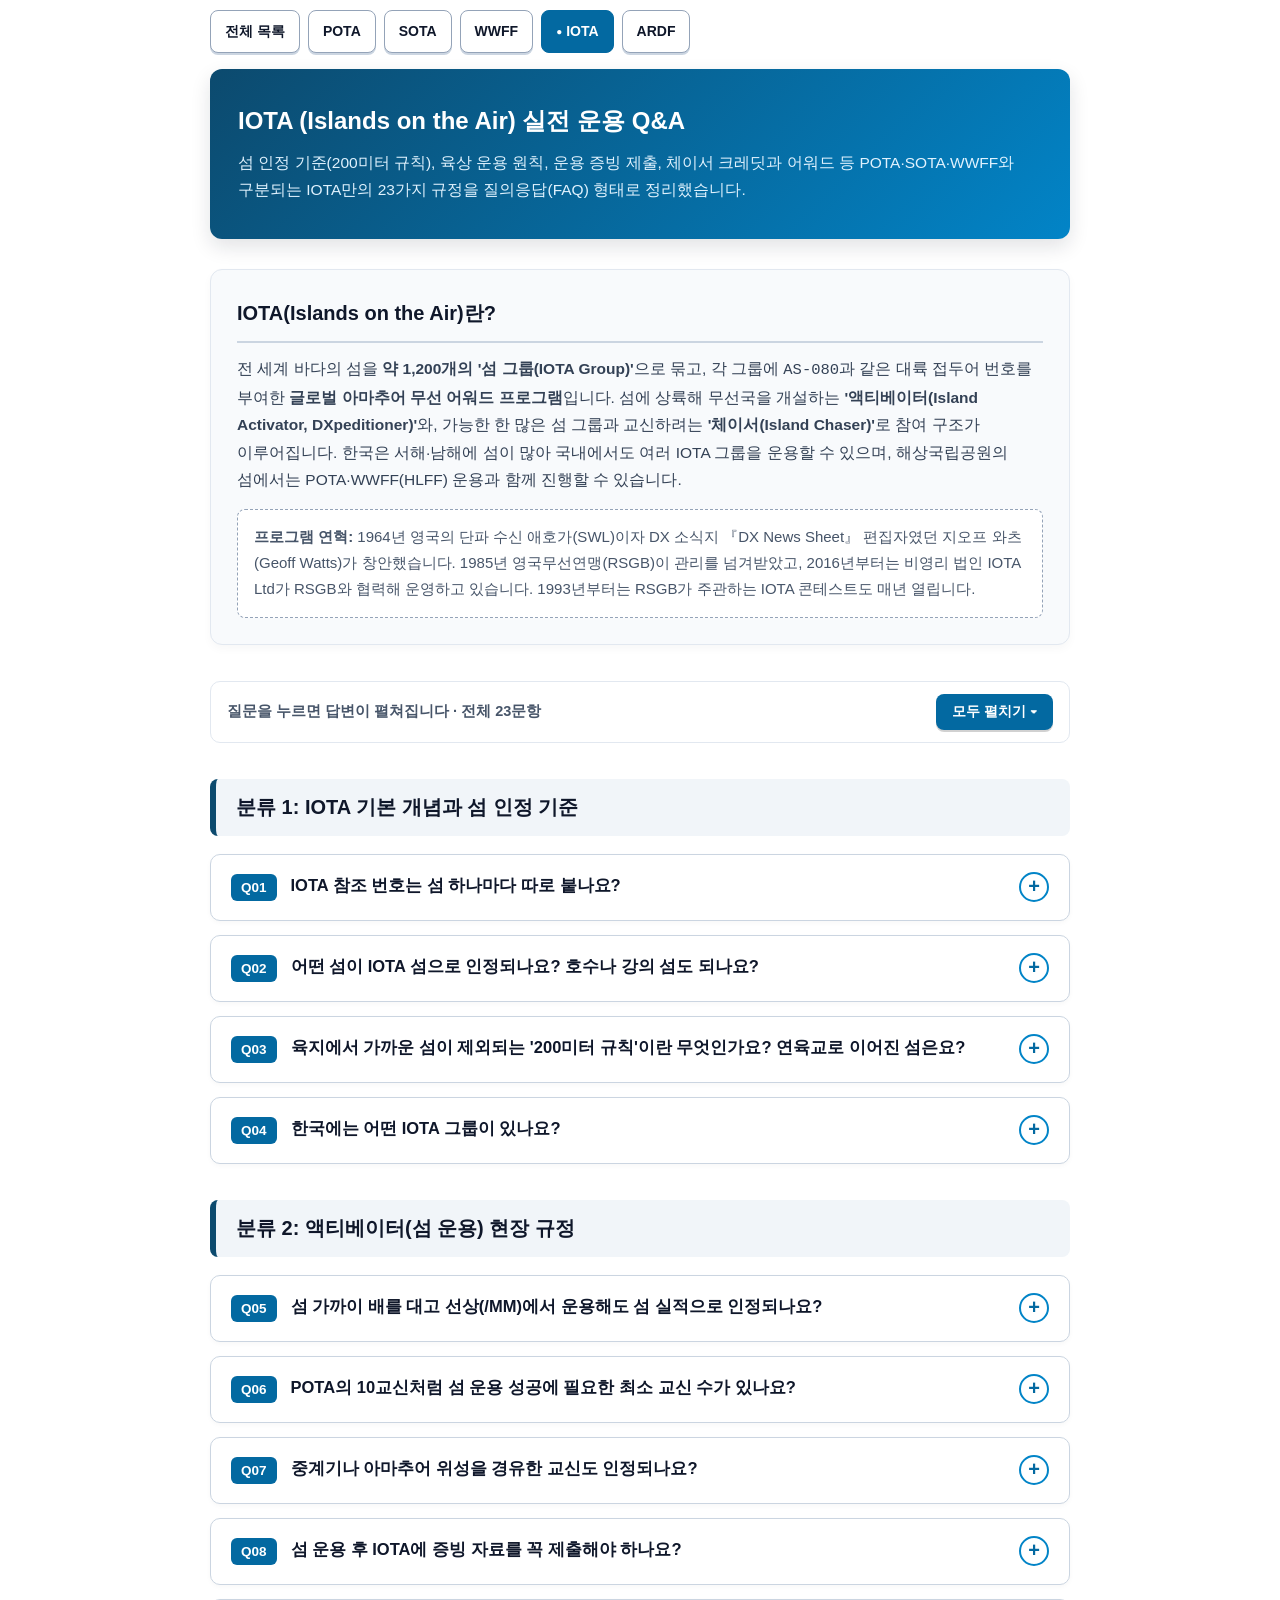
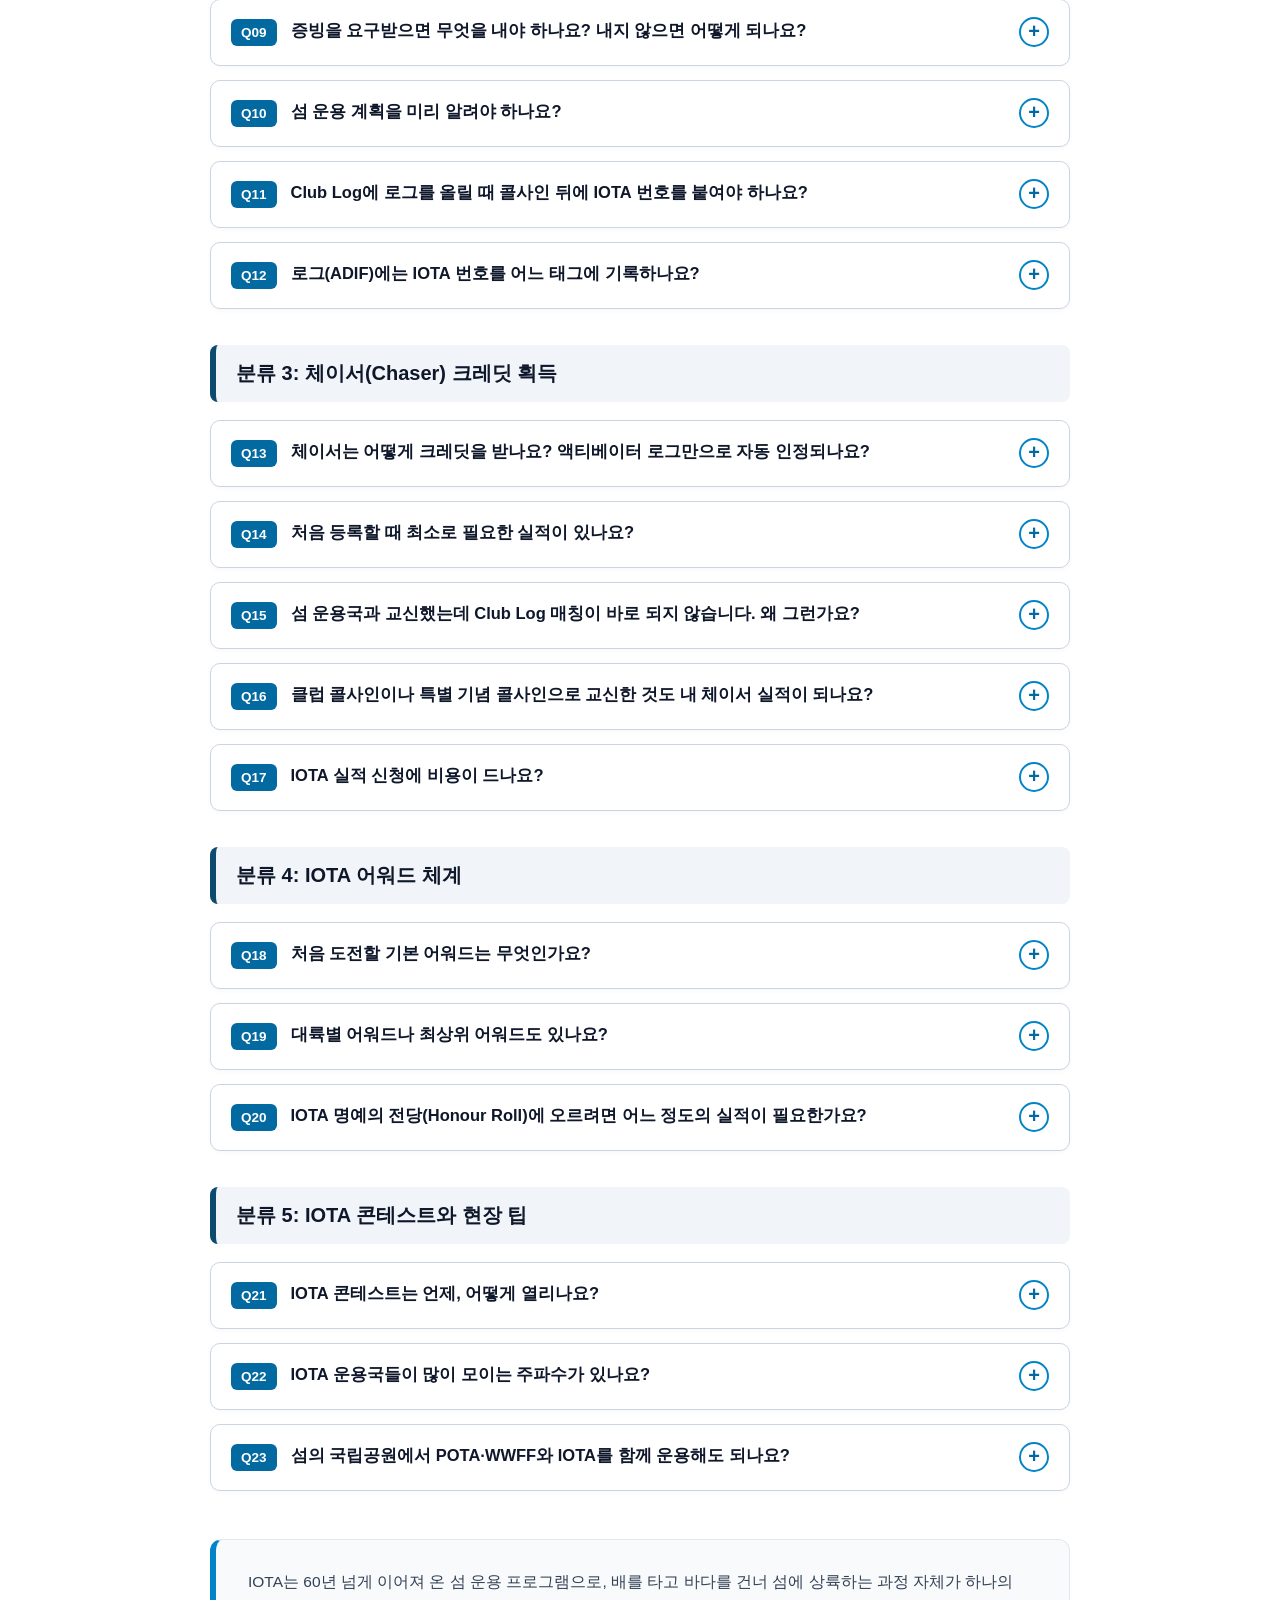
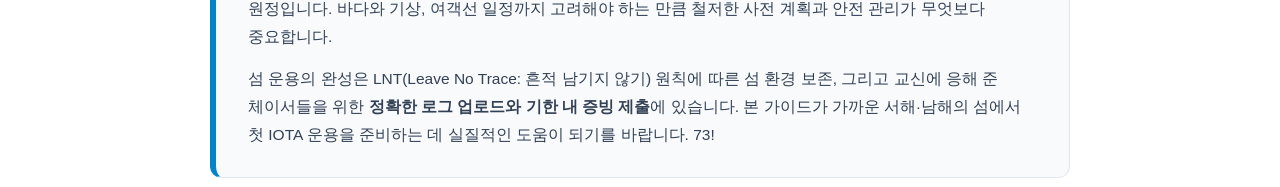
<file: iota.html>
<!DOCTYPE html>
<html lang="ko">
<head>
<meta charset="UTF-8">
<meta name="viewport" content="width=device-width, initial-scale=1">
<title>IOTA (Islands on the Air) 실전 운용 Q&amp;A</title>
<meta name="description" content="IOTA 섬 인정 기준, 육상 운용, 증빙 제출, 체이서 크레딧과 어워드 등 23가지 규정 Q&amp;A">
<link rel="stylesheet" href="assets/qa.css">
</head>
<body>
<main class="qa theme-iota">

<nav class="qa-nav" aria-label="시리즈 메뉴"><a class="qa-nav-btn" href="index.html">전체 목록</a><a class="qa-nav-btn" href="pota.html">POTA</a><a class="qa-nav-btn" href="sota.html">SOTA</a><a class="qa-nav-btn" href="wwff.html">WWFF</a><a class="qa-nav-btn is-current" href="iota.html" aria-current="page">IOTA</a><a class="qa-nav-btn" href="ardf.html">ARDF</a></nav>

<header class="qa-header">
  <h1>IOTA (Islands on the Air) 실전 운용 Q&amp;A</h1>
  <p>섬 인정 기준(200미터 규칙), 육상 운용 원칙, 운용 증빙 제출, 체이서 크레딧과 어워드 등 POTA·SOTA·WWFF와 구분되는 IOTA만의 23가지 규정을 질의응답(FAQ) 형태로 정리했습니다.</p>
</header>

<section class="qa-intro">
  <h2>IOTA(Islands on the Air)란?</h2>
  <div class="qa-intro-text">전 세계 바다의 섬을 <b>약 1,200개의 '섬 그룹(IOTA Group)'</b>으로 묶고, 각 그룹에 <code>AS-080</code>과 같은 대륙 접두어 번호를 부여한 <b>글로벌 아마추어 무선 어워드 프로그램</b>입니다. 섬에 상륙해 무선국을 개설하는 <b>'액티베이터(Island Activator, DXpeditioner)'</b>와, 가능한 한 많은 섬 그룹과 교신하려는 <b>'체이서(Island Chaser)'</b>로 참여 구조가 이루어집니다. 한국은 서해·남해에 섬이 많아 국내에서도 여러 IOTA 그룹을 운용할 수 있으며, 해상국립공원의 섬에서는 POTA·WWFF(HLFF) 운용과 함께 진행할 수 있습니다.</div>
  <div class="qa-intro-history"><b>프로그램 연혁:</b> 1964년 영국의 단파 수신 애호가(SWL)이자 DX 소식지 『DX News Sheet』 편집자였던 지오프 와츠(Geoff Watts)가 창안했습니다. 1985년 영국무선연맹(RSGB)이 관리를 넘겨받았고, 2016년부터는 비영리 법인 IOTA Ltd가 RSGB와 협력해 운영하고 있습니다. 1993년부터는 RSGB가 주관하는 IOTA 콘테스트도 매년 열립니다.</div>
</section>

<div class="qa-toolbar">
  <span class="qa-toolbar-hint">질문을 누르면 답변이 펼쳐집니다 · 전체 23문항</span>
  <button type="button" class="qa-btn" id="qaToggleAll" aria-pressed="false">모두 펼치기 ▾</button>
</div>

<h2 class="qa-cat">분류 1: IOTA 기본 개념과 섬 인정 기준</h2>
<details class="qa-item" id="q01">
  <summary class="qa-q"><span class="qa-badge">Q01</span><span class="qa-q-text">IOTA 참조 번호는 섬 하나마다 따로 붙나요?</span><span class="qa-toggle" aria-hidden="true"></span></summary>
  <div class="qa-a">아닙니다. IOTA의 기본 단위는 개별 섬이 아니라 <b>'섬 그룹'</b>입니다. 지리적으로 가까운 섬들을 하나의 그룹으로 묶어 <code>AS-080</code>(아시아), <code>EU-005</code>(유럽)처럼 대륙 접두어와 번호를 붙이며, 한 그룹에는 섬이 하나뿐일 수도 있고 수백 개가 포함될 수도 있습니다. 같은 그룹 안의 서로 다른 섬과 교신해도 어워드 실적은 그룹 1개로 집계됩니다.</div>
</details>
<details class="qa-item" id="q02">
  <summary class="qa-q"><span class="qa-badge">Q02</span><span class="qa-q-text">어떤 섬이 IOTA 섬으로 인정되나요? 호수나 강의 섬도 되나요?</span><span class="qa-toggle" aria-hidden="true"></span></summary>
  <div class="qa-a"><span class="highlight">호수·강의 섬은 인정되지 않습니다.</span> IOTA 섬은 <b>① 바다(Open sea)에 있고, ② 자연적으로 형성되었으며(인공섬 제외), ③ 만조 때에도 확실히 수면 위에 있고, ④ 공인된 섬 이름</b>이 있어야 합니다. 최소 크기 기준은 없지만, 구글 어스나 공인 지도에 표시·명명되어 있어야 합니다. 입구 폭이 5km 미만인 만(Bay)이나 내해 안쪽의 섬, 영구 빙붕으로 둘러싸인 섬도 제외됩니다.</div>
</details>
<details class="qa-item" id="q03">
  <summary class="qa-q"><span class="qa-badge">Q03</span><span class="qa-q-text">육지에서 가까운 섬이 제외되는 '200미터 규칙'이란 무엇인가요? 연육교로 이어진 섬은요?</span><span class="qa-toggle" aria-hidden="true"></span></summary>
  <div class="qa-a">해안 근처 섬(Coastal island)은 <b>평균 간조(썰물) 때 본토와 모든 지점에서 최소 200미터 이상 바다로 떨어져</b> 있어야 인정됩니다. 이 거리는 한 구간이어도 되고, 최대 세 구간을 합산해도 됩니다. 간조 때 걸어서 건널 수 있을 만큼 가까운 섬은 제외되고, 완전한 인공섬이나 인공 수로를 파서 섬이 된 곳도 인정되지 않습니다.<br /><br /><b>연육교·방조제로 육지와 이어진 섬</b>도 무조건 제외되지는 않습니다.<br />&bull; <b>다리(연육교)</b> : 다리 아래 구간까지 포함해 200미터 바다 간격을 충족하면 인정됩니다.<br />&bull; <b>방조제·제방 도로(Causeway)</b> : 본토에서 1km 넘게 떨어져 있고 예로부터 섬으로 불려 온 곳이면 인정될 수 있습니다. 0.5~1km 거리라면 늘 물이 흐르는 다리 구간이 방조제와 함께 있어야 합니다. 도로·철도에 필요한 폭보다 넓게 메운 방조제는 인정받기 어렵습니다.<br />국내에는 연육교로 이어진 섬이 많으므로, 차로 들어갈 수 있는 섬이라면 IOTA 디렉터리의 그룹 목록에 섬 이름이 있는지 특히 꼼꼼히 확인해야 합니다.</div>
</details>
<details class="qa-item" id="q04">
  <summary class="qa-q"><span class="qa-badge">Q04</span><span class="qa-q-text">한국에는 어떤 IOTA 그룹이 있나요?</span><span class="qa-toggle" aria-hidden="true"></span></summary>
  <div class="qa-a">대표적으로 다음과 같은 그룹이 있습니다.<br />&bull; <code>AS-060</code> : 전라남북도 그룹<br />&bull; <code>AS-080</code> : 충청남도 그룹<br />&bull; <code>AS-081</code> : 경상남북도 그룹<br />&bull; <code>AS-084</code> : 추자군도<br />&bull; <code>AS-085</code> : 소안군도<br />&bull; <code>AS-045</code> : 울릉도<br />이 밖의 그룹과 각 그룹에 포함된 개별 섬 목록은 IOTA 공식 웹사이트의 <b>'IOTA Groups &amp; Islands'</b> 메뉴에서 확인할 수 있습니다.</div>
</details>
<h2 class="qa-cat">분류 2: 액티베이터(섬 운용) 현장 규정</h2>
<details class="qa-item" id="q05">
  <summary class="qa-q"><span class="qa-badge">Q05</span><span class="qa-q-text">섬 가까이 배를 대고 선상(/MM)에서 운용해도 섬 실적으로 인정되나요?</span><span class="qa-toggle" aria-hidden="true"></span></summary>
  <div class="qa-a"><span class="highlight">인정되지 않습니다.</span> IOTA 교신은 반드시 <b>섬 육상(Land-based)에서 이루어져야</b> 합니다. 섬 근처 해상에서의 해상 이동(Maritime mobile) 교신은 <code>/MM</code>을 붙였더라도 무효이며, 요트로 이동한 경우에도 실제로 상륙해 육상에서 운용했다는 사실을 보여 주어야 합니다. 해양 공원 수역 위의 선상 운용을 허용하는 WWFF와 뚜렷이 다른 점입니다.</div>
</details>
<details class="qa-item" id="q06">
  <summary class="qa-q"><span class="qa-badge">Q06</span><span class="qa-q-text">POTA의 10교신처럼 섬 운용 성공에 필요한 최소 교신 수가 있나요?</span><span class="qa-toggle" aria-hidden="true"></span></summary>
  <div class="qa-a">체이서 크레딧 기준으로는 <b>최소 교신 수가 없습니다.</b> 유효하게 확인된 교신 하나하나가 상대방에게 해당 섬 그룹의 크레딧이 됩니다. 다만 다음 두 경우에는 기준이 있습니다.<br />&bull; <b>운용자 본인의 섬 크레딧</b>: 직접 운용한 섬 그룹을 본인 실적으로 인정받으려면 단독 운용 시 100교신 이상, 다인 운용 시 200교신 이상이 필요합니다.<br />&bull; <b>잠정 번호(P) 그룹의 첫 운용</b>: 아직 운용된 적 없는 신규 그룹을 확정하려면 5개 대륙의 서로 다른 국과 1,000교신 이상(그중 50% 이상은 SSB·CW)이 필요합니다.</div>
</details>
<details class="qa-item" id="q07">
  <summary class="qa-q"><span class="qa-badge">Q07</span><span class="qa-q-text">중계기나 아마추어 위성을 경유한 교신도 인정되나요?</span><span class="qa-toggle" aria-hidden="true"></span></summary>
  <div class="qa-a"><span class="highlight">인정되지 않습니다.</span> 중계기(Repeater) 및 위성(Satellite)을 경유한 교신, 교차 모드(Cross-mode)·교차 대역(Cross-band) 교신은 모두 무효입니다. 다만 <b>달 반사(EME) 교신은 인정</b>됩니다. 위성 교신을 인정하는 POTA·WWFF와 다르므로, 섬에서 QO-100 위성 운용을 계획할 때는 IOTA 실적에서 제외된다는 점에 유의해야 합니다.</div>
</details>
<details class="qa-item" id="q08">
  <summary class="qa-q"><span class="qa-badge">Q08</span><span class="qa-q-text">섬 운용 후 IOTA에 증빙 자료를 꼭 제출해야 하나요?</span><span class="qa-toggle" aria-hidden="true"></span></summary>
  <div class="qa-a"><span class="highlight">모든 섬 운용에 필요한 것은 아닙니다.</span> IOTA 규정은 운용 증빙(Validation)을 요구하는 경우를 따로 정해 두고 있습니다.<br />&bull; <b>잠정 번호(P) 그룹의 첫 운용</b><br />&bull; <b>희귀 그룹</b> : 'Most Wanted' 목록에서 참가자의 75%가 아직 필요로 하는 그룹<br />&bull; <b>상륙·운용이 까다로운 곳</b> : 상륙이나 무선국 운용에 제한이 있는 그룹, 접근이 매우 어렵거나 허가 문제가 큰 섬<br />&bull; <b>요트 운용</b> : 희귀 그룹 주변을 요트로 장기 항해하며 운용한 경우 (육상 운용 증거 필요)<br />&bull; <b>그 밖의 경우</b> : IOTA 운영진이 의문이 있다고 판단한 운용<br />해당하는 경우 IOTA 운영진이 운용 전후에 알려 주며, 운용 종료 후 <b>30일 이내</b>에 증빙을 제출해야 합니다. 이미 여러 번 운용된 국내 그룹의 섬을 여객선이나 연육교로 찾아가는 일반적인 운용은 대개 여기에 해당하지 않습니다. 다만 규정이 이를 명시적으로 면제하지는 않으므로, 운영진의 요청이 오면 따라야 합니다.</div>
</details>
<details class="qa-item" id="q09">
  <summary class="qa-q"><span class="qa-badge">Q09</span><span class="qa-q-text">증빙을 요구받으면 무엇을 내야 하나요? 내지 않으면 어떻게 되나요?</span><span class="qa-toggle" aria-hidden="true"></span></summary>
  <div class="qa-a">섬에 실제로 머물렀다는 증거로 다음 중 하나가 필요합니다.<br />&bull; 섬 안의 시설(숙소, 캠핑장, 상점 등)에서 발행한 <b>날짜가 적힌 영수증</b><br />&bull; 섬 관계자(등대지기, 항만 관리자 등)의 <b>서명 확인서</b><br />&bull; 배·항공기 운항자의 상륙·철수 일시 <b>서명 확인서</b> (섬 목적지와 날짜가 적힌 여객선 승선권으로 대체 가능)<br />섬의 특징적인 지형을 배경으로 한 <b>운용자 사진</b>도 강력히 권장되며, 특징이 없는 섬이라면 <b>GPS 화면 사진</b>이 필요합니다. 평소 쓰는 본인 콜사인이 아니라면 면허 사본을, 허가가 필요한 지역이라면 상륙·운용 허가증도 함께 냅니다.<br /><br />30일 안에 내지 않으면 해당 운용에 <b>'Waiting for Documentation(증빙 대기)'</b> 경고가 걸리고, 체크포인트의 QSL 카드 접수와 Club Log·LoTW 교신 대조가 모두 막힙니다. 즉 <span class="highlight">교신해 준 체이서 전원이 크레딧을 받지 못합니다.</span> 이미 인정된 과거 운용이라도 의문이 생기면 증빙 대기로 바뀌어 크레딧이 취소될 수 있습니다.</div>
</details>
<details class="qa-item" id="q10">
  <summary class="qa-q"><span class="qa-badge">Q10</span><span class="qa-q-text">섬 운용 계획을 미리 알려야 하나요?</span><span class="qa-toggle" aria-hidden="true"></span></summary>
  <div class="qa-a">권장됩니다. IOTA 규정은 섬 액티베이터에게 <b>운용 전에 충분한 여유를 두고</b> 섬 정보와 함께 계획을 IOTA 운영진에 알리도록 안내합니다. 특히 희귀 그룹·신규 그룹처럼 증빙 대상이 될 수 있는 운용, 목록에 이름이 명시되지 않은 섬, 연육교·방조제로 이어져 200미터 규칙 충족 여부가 애매한 섬이라면 사전에 좌표와 대축척 해도(예: 1:50,000)를 제시해 인정 여부를 확인받는 것이 안전합니다.</div>
</details>
<details class="qa-item" id="q11">
  <summary class="qa-q"><span class="qa-badge">Q11</span><span class="qa-q-text">Club Log에 로그를 올릴 때 콜사인 뒤에 IOTA 번호를 붙여야 하나요?</span><span class="qa-toggle" aria-hidden="true"></span></summary>
  <div class="qa-a"><span class="highlight">붙이면 안 됩니다.</span> <code>HL1ABC/AS-080</code>처럼 콜사인에 IOTA 번호를 덧붙여 업로드하면 체이서 로그와 대조되지 않습니다(현재는 업로드 자체가 차단됨). <b>실제로 송출한 콜사인 그대로</b> 업로드하고, 섬과 어워드 구분은 IOTA 시스템이 처리하도록 두면 됩니다. POTA의 <code>/R01</code> 식별자 원칙과 같은 맥락입니다.</div>
</details>
<details class="qa-item" id="q12">
  <summary class="qa-q"><span class="qa-badge">Q12</span><span class="qa-q-text">로그(ADIF)에는 IOTA 번호를 어느 태그에 기록하나요?</span><span class="qa-toggle" aria-hidden="true"></span></summary>
  <div class="qa-a">ADIF 표준에는 IOTA 전용 필드가 있습니다.<br />&bull; <code>&lt;MY_IOTA&gt;</code> : 내가 운용 중인 섬 그룹 번호 (예: AS-080)<br />&bull; <code>&lt;IOTA&gt;</code> : 상대국이 있는 섬 그룹 번호<br />POTA·WWFF처럼 <code>&lt;MY_SIG&gt;</code>/<code>&lt;MY_SIG_INFO&gt;</code>를 쓰지 않아도 되므로, 섬의 공원에서 POTA·WWFF와 함께 운용할 때도 각 번호를 서로 다른 필드에 나란히 기록할 수 있습니다.</div>
</details>
<h2 class="qa-cat">분류 3: 체이서(Chaser) 크레딧 획득</h2>
<details class="qa-item" id="q13">
  <summary class="qa-q"><span class="qa-badge">Q13</span><span class="qa-q-text">체이서는 어떻게 크레딧을 받나요? 액티베이터 로그만으로 자동 인정되나요?</span><span class="qa-toggle" aria-hidden="true"></span></summary>
  <div class="qa-a">자동 인정되지 않습니다. 체이서가 <b>IOTA 웹사이트에 직접 회원 등록</b>을 하고 'My IOTA'에서 실적을 신청해야 합니다. 신청 방법은 세 가지이며 함께 써도 됩니다.<br />&bull; <b>Club Log 또는 LoTW 교신 대조(매칭)</b> : QSL 카드 없이 처리되어 가장 권장되는 방법<br />&bull; <b>IOTA 콘테스트 Cabrillo 로그</b> 업로드<br />&bull; <b>QSL 카드</b> : 각 지역 체크포인트(Checkpoint)를 통해 심사<br />액티베이터 로그만으로 헌터 실적이 자동 반영되는 POTA·WWFF, 체이서가 로그를 직접 올리는 SOTA와 또 다른 '대조형' 구조입니다.</div>
</details>
<details class="qa-item" id="q14">
  <summary class="qa-q"><span class="qa-badge">Q14</span><span class="qa-q-text">처음 등록할 때 최소로 필요한 실적이 있나요?</span><span class="qa-toggle" aria-hidden="true"></span></summary>
  <div class="qa-a">있습니다. 처음 참가 신청을 하려면 <b>최소 100개 섬 그룹의 크레딧</b>이 필요합니다. 일부가 반려될 수 있으므로 약 110개 정도를 확보한 뒤 신청하는 것이 권장됩니다.</div>
</details>
<details class="qa-item" id="q15">
  <summary class="qa-q"><span class="qa-badge">Q15</span><span class="qa-q-text">섬 운용국과 교신했는데 Club Log 매칭이 바로 되지 않습니다. 왜 그런가요?</span><span class="qa-toggle" aria-hidden="true"></span></summary>
  <div class="qa-a">IOTA는 섬 운용 교신을 <b>운용 후 처음 30일 동안은 매칭하지 않습니다.</b> 증빙이 필요한 운용을 확인할 시간을 두기 위해서입니다. 30일이 지나도 매칭되지 않는다면, 해당 운용이 증빙 대기 상태(Q09)인지 확인해 보는 것이 좋습니다.</div>
</details>
<details class="qa-item" id="q16">
  <summary class="qa-q"><span class="qa-badge">Q16</span><span class="qa-q-text">클럽 콜사인이나 특별 기념 콜사인으로 교신한 것도 내 체이서 실적이 되나요?</span><span class="qa-toggle" aria-hidden="true"></span></summary>
  <div class="qa-a"><span class="highlight">되지 않습니다.</span> 체이서 실적은 <b>본인에게 발급된 콜사인으로 본인이 직접 수행한 교신</b>만 인정됩니다. 콘테스트·특별 기념·DXpedition 콜사인이나 클럽 접두어·접미어가 붙은 추가 콜사인으로 한 교신은 개인 실적에 포함되지 않습니다. 두 번째 개인 콜사인을 함께 쓰려면 IOTA 운영진의 승인이 필요합니다. 단체 콜사인 교신을 개인 실적으로 나눌 수 있는 POTA와 반대입니다.</div>
</details>
<details class="qa-item" id="q17">
  <summary class="qa-q"><span class="qa-badge">Q17</span><span class="qa-q-text">IOTA 실적 신청에 비용이 드나요?</span><span class="qa-toggle" aria-hidden="true"></span></summary>
  <div class="qa-a">듭니다. IOTA는 실적 갱신·인증서 발급에 수수료를 받으며, PayPal로 IOTA Ltd에 직접 내거나 체크포인트를 통해 냅니다. RSGB 회원은 관리비와 인증서 비용을 할인받습니다. 구체적인 금액은 IOTA 공식 웹사이트의 <b>'Schedule of Charges(요금표)'</b>에서 확인해야 합니다. 무료로 운영되는 POTA와 다른 점입니다.</div>
</details>
<h2 class="qa-cat">분류 4: IOTA 어워드 체계</h2>
<details class="qa-item" id="q18">
  <summary class="qa-q"><span class="qa-badge">Q18</span><span class="qa-q-text">처음 도전할 기본 어워드는 무엇인가요?</span><span class="qa-toggle" aria-hidden="true"></span></summary>
  <div class="qa-a"><b>'IOTA 100 Islands of the World'</b>입니다. <b>7개 대륙(아프리카·남극·아시아·유럽·북미·오세아니아·남미)에서 각각 최소 1개 이상을 포함해 100개 섬 그룹</b>을 확인받으면 됩니다. 이후 200, 300, … 1,100개 단위로 상위 인증서가 이어집니다. (VHF/UHF 부문은 5개 대륙, 300개까지)</div>
</details>
<details class="qa-item" id="q19">
  <summary class="qa-q"><span class="qa-badge">Q19</span><span class="qa-q-text">대륙별 어워드나 최상위 어워드도 있나요?</span><span class="qa-toggle" aria-hidden="true"></span></summary>
  <div class="qa-a">있습니다.<br />&bull; <b>대륙별 어워드</b> : 각 대륙에서 75개 그룹 (그룹 수가 적은 대륙은 75%)<br />&bull; <b>World Diploma</b> : 7개 대륙 각각에서 그룹의 50% 이상<br />&bull; <b>IOTA Plaque of Excellence</b> : 7개 대륙을 포함한 750개 그룹 (이후 25개마다 실드 추가)<br />&bull; <b>IOTA 1000 Islands Trophy</b> : 7개 대륙을 포함한 1,000개 그룹<br />이 밖에 북극 섬, 영국 제도, 서인도 제도 등 지역 어워드도 있습니다.</div>
</details>
<details class="qa-item" id="q20">
  <summary class="qa-q"><span class="qa-badge">Q20</span><span class="qa-q-text">IOTA 명예의 전당(Honour Roll)에 오르려면 어느 정도의 실적이 필요한가요?</span><span class="qa-toggle" aria-hidden="true"></span></summary>
  <div class="qa-a">공인된 전체 그룹 수의 <b>50% 이상</b>을 확인받으면 Honour Roll에 등재됩니다. 이에 미치지 못하더라도 100개 이상이면 연간 순위표(Annual Listing)에 오를 수 있습니다.</div>
</details>
<h2 class="qa-cat">분류 5: IOTA 콘테스트와 현장 팁</h2>
<details class="qa-item" id="q21">
  <summary class="qa-q"><span class="qa-badge">Q21</span><span class="qa-q-text">IOTA 콘테스트는 언제, 어떻게 열리나요?</span><span class="qa-toggle" aria-hidden="true"></span></summary>
  <div class="qa-a">RSGB HF 콘테스트 위원회가 주관하며, <b>매년 7월 마지막 주말 토요일 12:00 UTC부터 24시간</b> 동안 80·40·20·15·10m 대역의 CW·SSB로 열립니다. 교환 정보는 <b>신호 리포트(RS(T)) + 일련번호(001부터) + IOTA 번호</b>이며, 섬에서 참가하는 국(Island station)은 매 교신마다 IOTA 번호를 반드시 보내야 합니다. 콘테스트 Cabrillo 로그는 IOTA 체이서 실적 신청에도 쓸 수 있어, 한 주말에 많은 섬 그룹을 확보할 좋은 기회입니다.</div>
</details>
<details class="qa-item" id="q22">
  <summary class="qa-q"><span class="qa-badge">Q22</span><span class="qa-q-text">IOTA 운용국들이 많이 모이는 주파수가 있나요?</span><span class="qa-toggle" aria-hidden="true"></span></summary>
  <div class="qa-a">대표적인 IOTA 모임 주파수는 <b>14.260MHz</b>이며, SSB로는 28.560, 28.460, 24.950, 21.260, 18.128, 7.055, 3.755MHz 등이 알려져 있습니다. 단, WWFF 권장 주파수처럼 <b>IOTA 전용으로 예약된 주파수가 아니므로</b> 다른 사용자와 혼신 없이 공유해야 합니다.</div>
</details>
<details class="qa-item" id="q23">
  <summary class="qa-q"><span class="qa-badge">Q23</span><span class="qa-q-text">섬의 국립공원에서 POTA·WWFF와 IOTA를 함께 운용해도 되나요?</span><span class="qa-toggle" aria-hidden="true"></span></summary>
  <div class="qa-a">가능합니다. IOTA 번호는 섬 그룹 단위로 독립적으로 부여되므로, 같은 교신 로그로 각 프로그램에 실적을 낼 수 있습니다. 다만 <b>각 프로그램의 규칙은 따로 적용</b>됩니다.<br />&bull; <b>IOTA</b> : 섬 육상 운용, 위성 교신 불인정, 희귀·신규 그룹 등 해당 시 30일 내 증빙<br />&bull; <b>POTA</b> : 공원 경계 안 운용, 10교신 활성화, 직접 로그 업로드<br />&bull; <b>WWFF</b> : 한 세션에 하나의 공원만 활성화, 44교신 누적, 사진 증빙과 함께 코디네이터에게 로그 제출<br />운용 전 섬 이름이 IOTA 목록에 있는지, 운용 위치가 POTA·HLFF 지정 구역 안인지 모두 확인해 두어야 합니다.</div>
</details>

<footer class="qa-footer">
  <p>IOTA는 60년 넘게 이어져 온 섬 운용 프로그램으로, 배를 타고 바다를 건너 섬에 상륙하는 과정 자체가 하나의 원정입니다. 바다와 기상, 여객선 일정까지 고려해야 하는 만큼 철저한 사전 계획과 안전 관리가 무엇보다 중요합니다.</p>
  <p>섬 운용의 완성은 LNT(Leave No Trace: 흔적 남기지 않기) 원칙에 따른 섬 환경 보존, 그리고 교신에 응해 준 체이서들을 위한 <b>정확한 로그 업로드와 기한 내 증빙 제출</b>에 있습니다. 본 가이드가 가까운 서해·남해의 섬에서 첫 IOTA 운용을 준비하는 데 실질적인 도움이 되기를 바랍니다. 73!</p>
</footer>

</main>
<script src="assets/qa.js"></script>

</body>
</html>
</file>
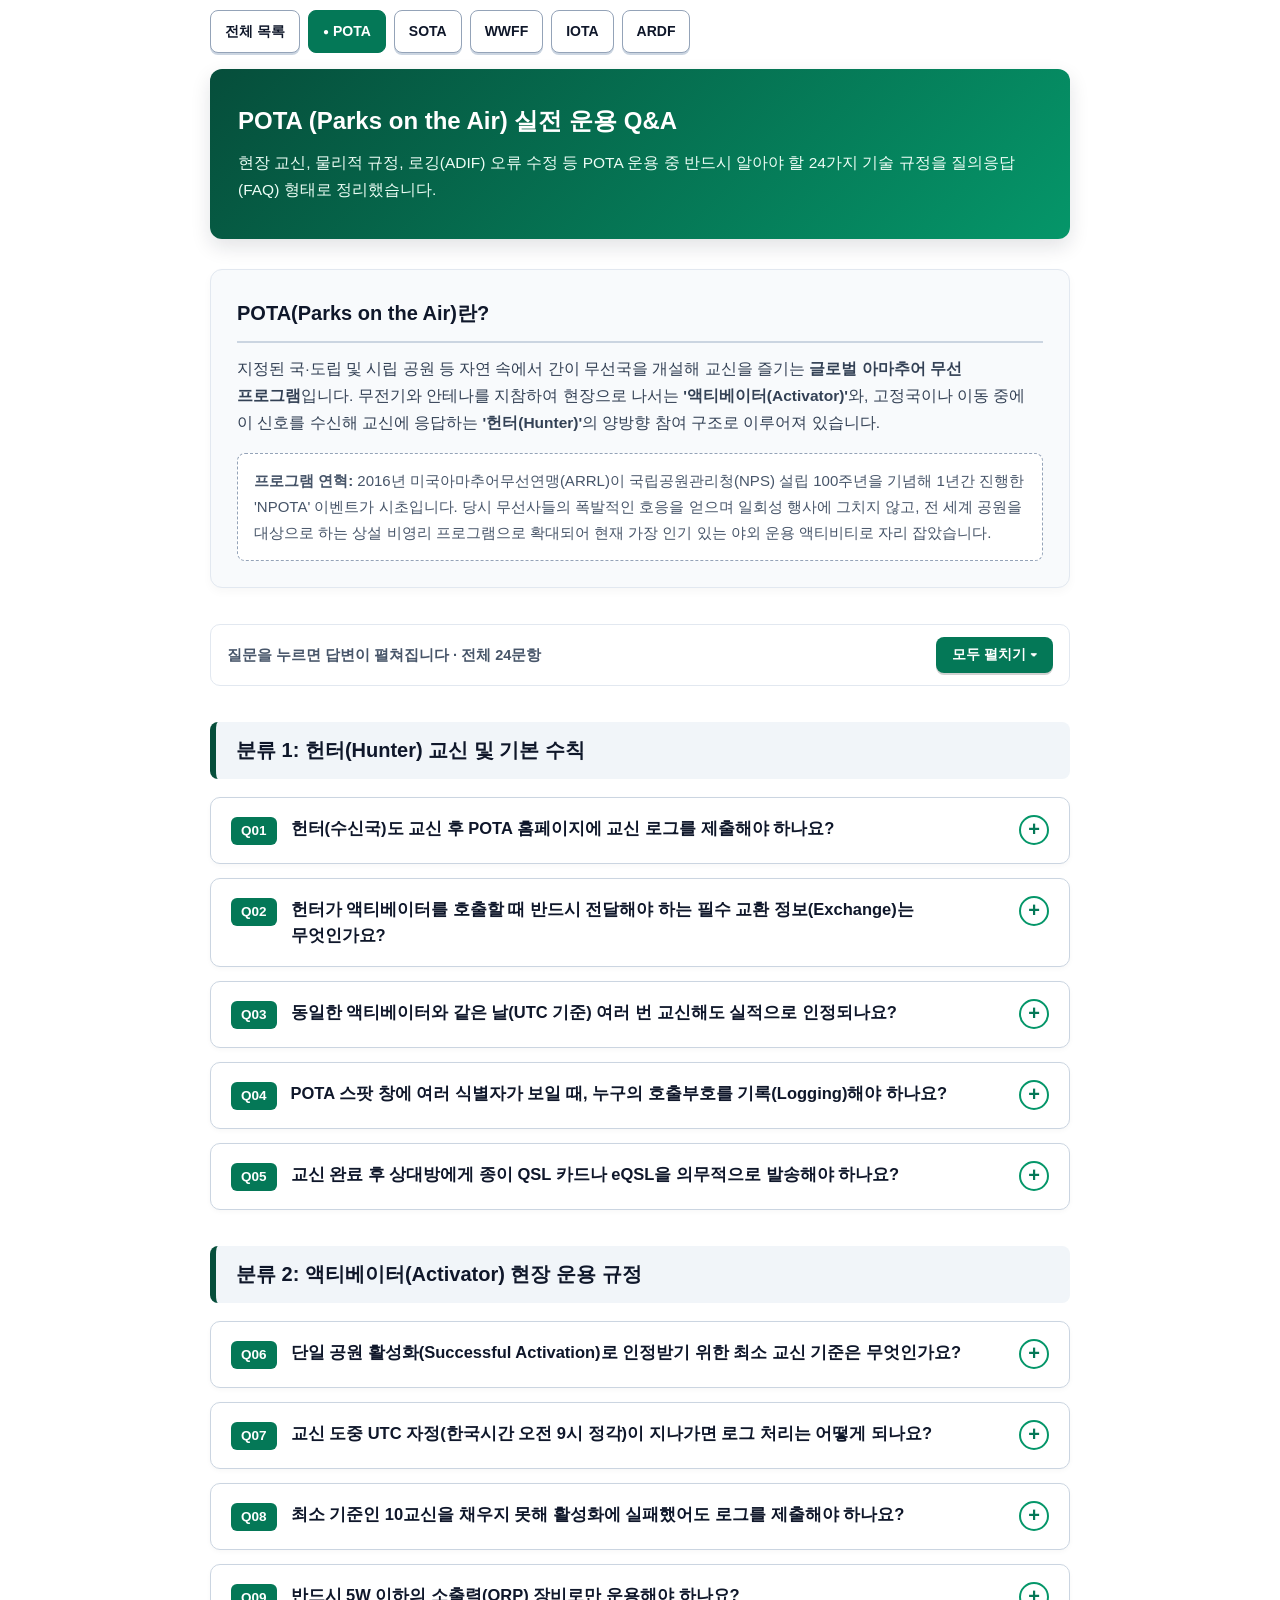
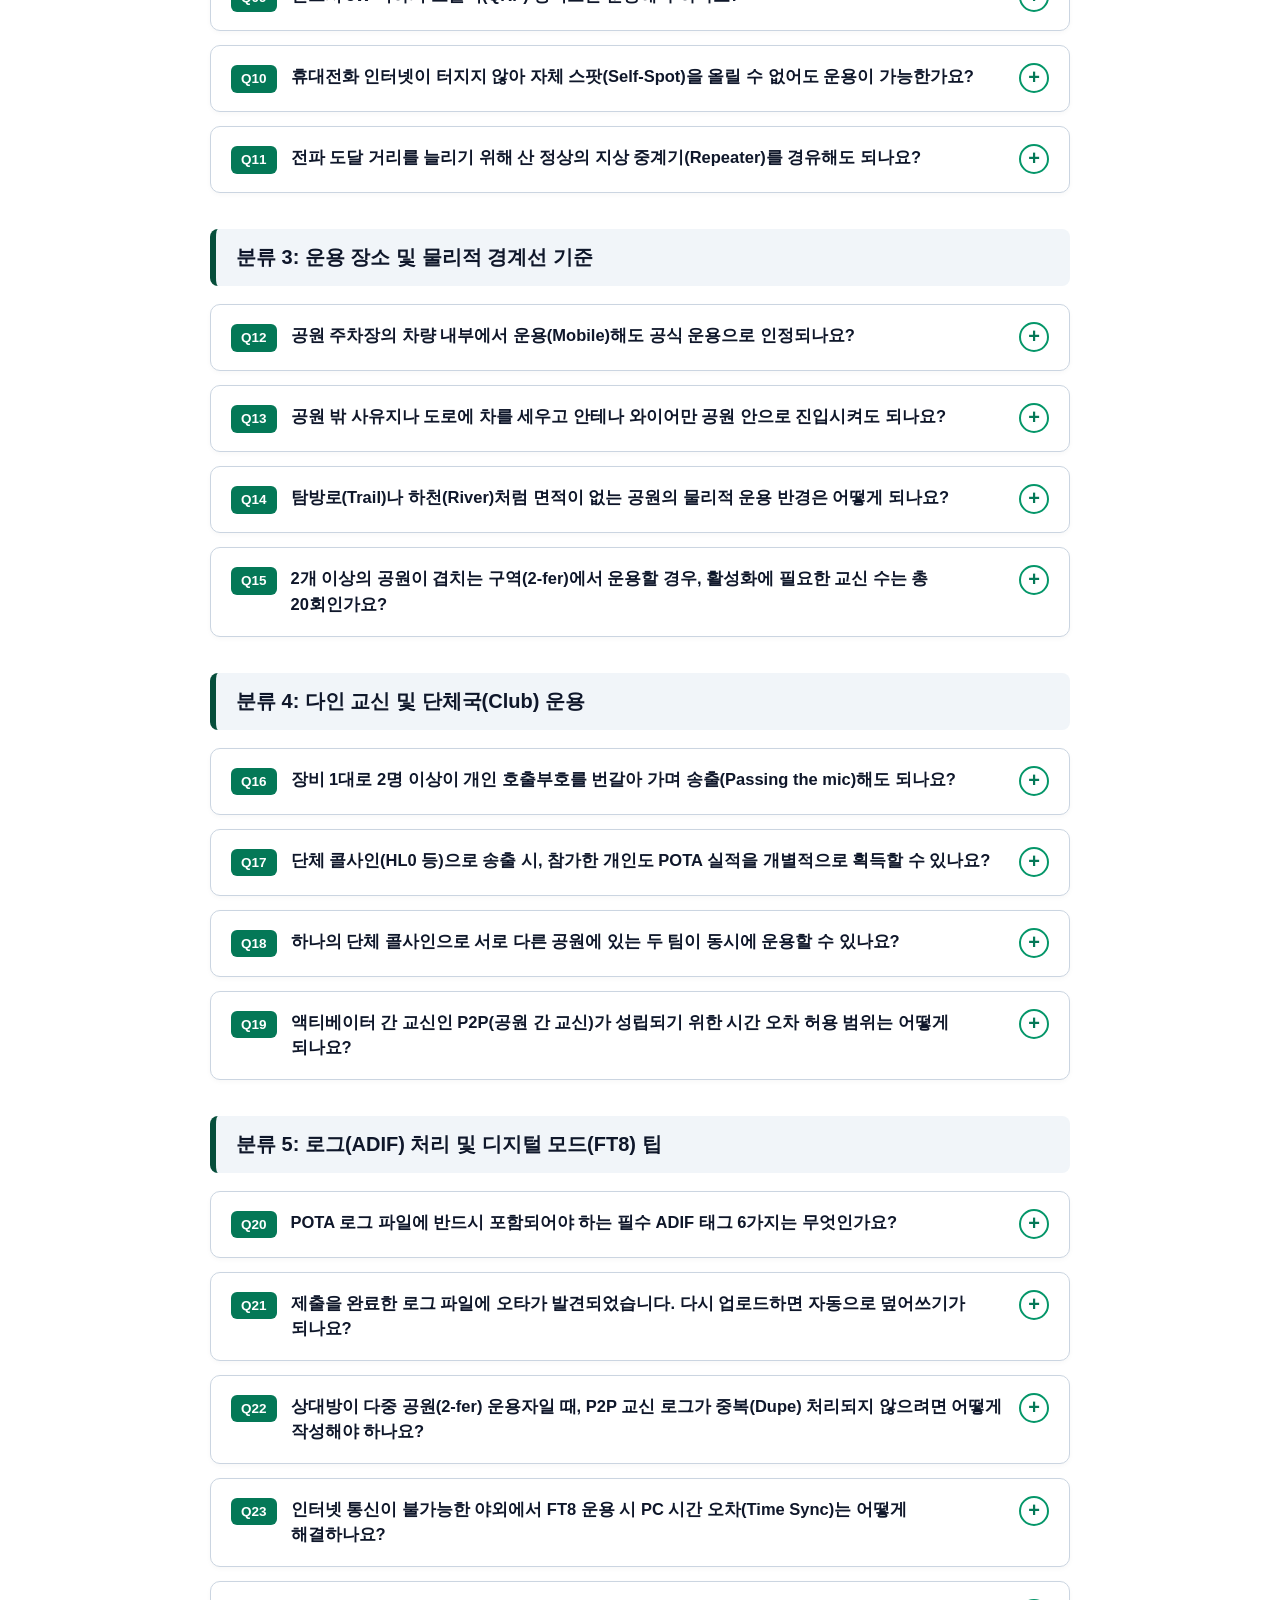
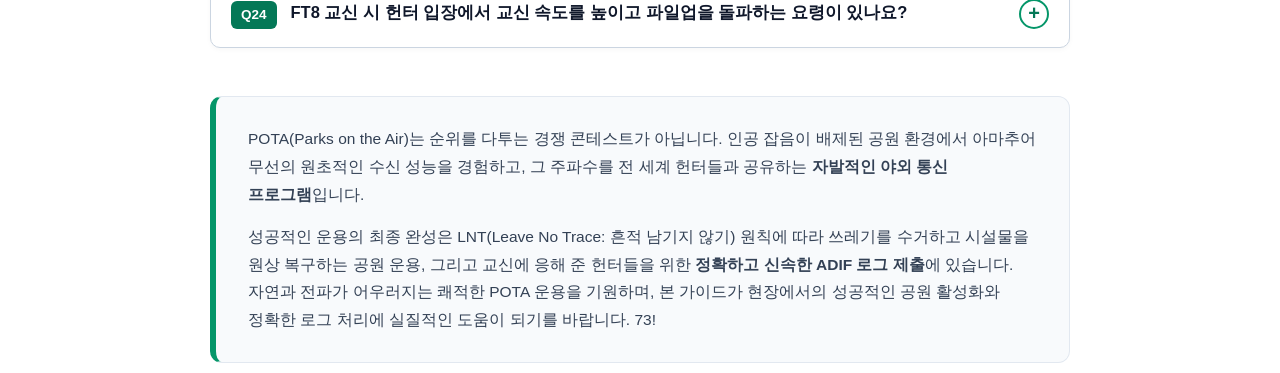
<file: pota.html>
<!DOCTYPE html>
<html lang="ko">
<head>
<meta charset="UTF-8">
<meta name="viewport" content="width=device-width, initial-scale=1">
<title>POTA (Parks on the Air) 실전 운용 Q&amp;A</title>
<meta name="description" content="POTA 공원 운용, 10교신 활성화, 공원 경계, ADIF 로그 처리 등 24가지 운용 규정 Q&amp;A">
<link rel="stylesheet" href="assets/qa.css">
</head>
<body>
<main class="qa theme-pota">

<nav class="qa-nav" aria-label="시리즈 메뉴"><a class="qa-nav-btn" href="index.html">전체 목록</a><a class="qa-nav-btn is-current" href="pota.html" aria-current="page">POTA</a><a class="qa-nav-btn" href="sota.html">SOTA</a><a class="qa-nav-btn" href="wwff.html">WWFF</a><a class="qa-nav-btn" href="iota.html">IOTA</a><a class="qa-nav-btn" href="ardf.html">ARDF</a></nav>

<header class="qa-header">
  <h1>POTA (Parks on the Air) 실전 운용 Q&amp;A</h1>
  <p>현장 교신, 물리적 규정, 로깅(ADIF) 오류 수정 등 POTA 운용 중 반드시 알아야 할 24가지 기술 규정을 질의응답(FAQ) 형태로 정리했습니다.</p>
</header>

<section class="qa-intro">
  <h2>POTA(Parks on the Air)란?</h2>
  <div class="qa-intro-text">지정된 국&middot;도립 및 시립 공원 등 자연 속에서 간이 무선국을 개설해 교신을 즐기는 <b>글로벌 아마추어 무선 프로그램</b>입니다. 무전기와 안테나를 지참하여 현장으로 나서는 <b>'액티베이터(Activator)'</b>와, 고정국이나 이동 중에 이 신호를 수신해 교신에 응답하는 <b>'헌터(Hunter)'</b>의 양방향 참여 구조로 이루어져 있습니다.</div>
  <div class="qa-intro-history"><b>프로그램 연혁:</b> 2016년 미국아마추어무선연맹(ARRL)이 국립공원관리청(NPS) 설립 100주년을 기념해 1년간 진행한 'NPOTA' 이벤트가 시초입니다. 당시 무선사들의 폭발적인 호응을 얻으며 일회성 행사에 그치지 않고, 전 세계 공원을 대상으로 하는 상설 비영리 프로그램으로 확대되어 현재 가장 인기 있는 야외 운용 액티비티로 자리 잡았습니다.</div>
</section>

<div class="qa-toolbar">
  <span class="qa-toolbar-hint">질문을 누르면 답변이 펼쳐집니다 · 전체 24문항</span>
  <button type="button" class="qa-btn" id="qaToggleAll" aria-pressed="false">모두 펼치기 ▾</button>
</div>

<h2 class="qa-cat">분류 1: 헌터(Hunter) 교신 및 기본 수칙</h2>
<details class="qa-item" id="q01">
  <summary class="qa-q"><span class="qa-badge">Q01</span><span class="qa-q-text">헌터(수신국)도 교신 후 POTA 홈페이지에 교신 로그를 제출해야 하나요?</span><span class="qa-toggle" aria-hidden="true"></span></summary>
  <div class="qa-a"><b>제출하지 않습니다.</b> POTA 시스템은 전적으로 액티베이터가 업로드한 로그(ADIF)를 기반으로 헌터의 크레딧을 자동 산정합니다. 헌터 측의 별도 로그 제출은 불필요합니다.</div>
</details>
<details class="qa-item" id="q02">
  <summary class="qa-q"><span class="qa-badge">Q02</span><span class="qa-q-text">헌터가 액티베이터를 호출할 때 반드시 전달해야 하는 필수 교환 정보(Exchange)는 무엇인가요?</span><span class="qa-toggle" aria-hidden="true"></span></summary>
  <div class="qa-a">POTA 규정상 필수 교환 정보 포맷은 지정되어 있지 않습니다. 일반적인 아마추어 무선 관례에 따라 상호 호출부호 및 신호 리포트(RST)를 정확히 교환하면 유효 교신으로 인정됩니다.</div>
</details>
<details class="qa-item" id="q03">
  <summary class="qa-q"><span class="qa-badge">Q03</span><span class="qa-q-text">동일한 액티베이터와 같은 날(UTC 기준) 여러 번 교신해도 실적으로 인정되나요?</span><span class="qa-toggle" aria-hidden="true"></span></summary>
  <div class="qa-a">주파수 대역(Band) 또는 통신 모드(Mode)가 다를 경우 각각 별도의 교신 데이터로 파싱되어 인정됩니다. 동일 대역 및 모드의 중복 교신은 1회로 처리됩니다. 단, UTC 자정(00:00Z)을 지나 날짜가 변경되면 재교신 시 새로운 크레딧으로 누적됩니다.</div>
</details>
<details class="qa-item" id="q04">
  <summary class="qa-q"><span class="qa-badge">Q04</span><span class="qa-q-text">POTA 스팟 창에 여러 식별자가 보일 때, 누구의 호출부호를 기록(Logging)해야 하나요?</span><span class="qa-toggle" aria-hidden="true"></span></summary>
  <div class="qa-a">반드시 <b>'실제 온에어(On-the-air)에서 송출되는 호출부호'</b>를 기록해야 합니다. 다중 스테이션 구분을 위해 스팟 창에 <code>/R01</code> 등이 표기되더라도, 교신 시 들리는 기본 호출부호만을 로깅하는 것이 원칙입니다.</div>
</details>
<details class="qa-item" id="q05">
  <summary class="qa-q"><span class="qa-badge">Q05</span><span class="qa-q-text">교신 완료 후 상대방에게 종이 QSL 카드나 eQSL을 의무적으로 발송해야 하나요?</span><span class="qa-toggle" aria-hidden="true"></span></summary>
  <div class="qa-a">의무 사항이 아닙니다. POTA는 시스템 자체의 전산 크레딧으로 운영됩니다. 단, 개별 어워드(WAS 등) 확보를 위해 LoTW 등에 로그를 업로드하는 것은 상호 권장됩니다.</div>
</details>
<h2 class="qa-cat">분류 2: 액티베이터(Activator) 현장 운용 규정</h2>
<details class="qa-item" id="q06">
  <summary class="qa-q"><span class="qa-badge">Q06</span><span class="qa-q-text">단일 공원 활성화(Successful Activation)로 인정받기 위한 최소 교신 기준은 무엇인가요?</span><span class="qa-toggle" aria-hidden="true"></span></summary>
  <div class="qa-a">단일 공원에서 <b>동일한 UTC 달력일(00:00~23:59 UTC)</b>을 기준으로 최소 <b>10회</b>의 유효 교신 데이터를 확보해야 활성화 요건이 충족됩니다.</div>
</details>
<details class="qa-item" id="q07">
  <summary class="qa-q"><span class="qa-badge">Q07</span><span class="qa-q-text">교신 도중 UTC 자정(한국시간 오전 9시 정각)이 지나가면 로그 처리는 어떻게 되나요?</span><span class="qa-toggle" aria-hidden="true"></span></summary>
  <div class="qa-a"><span class="highlight">UTC 자정을 기점으로 교신 데이터가 서로 다른 두 개의 일자로 강제 분리됩니다.</span> 예를 들어 한국시간 오전 8시 40분 (UTC 23:40) 5회, 9시 10분(UTC 00:10) 5회를 교신했다면 양쪽 날짜 모두 10회 미달로 처리되어 활성화에 실패하게 됩니다.</div>
</details>
<details class="qa-item" id="q08">
  <summary class="qa-q"><span class="qa-badge">Q08</span><span class="qa-q-text">최소 기준인 10교신을 채우지 못해 활성화에 실패했어도 로그를 제출해야 하나요?</span><span class="qa-toggle" aria-hidden="true"></span></summary>
  <div class="qa-a"><b>반드시 제출해야 합니다.</b> 액티베이터 본인의 활성화 요건은 미달되었더라도, 해당 교신에 참여한 헌터들에게 크레딧이 정상적으로 부여되도록 로그를 업로드할 의무가 있습니다.</div>
</details>
<details class="qa-item" id="q09">
  <summary class="qa-q"><span class="qa-badge">Q09</span><span class="qa-q-text">반드시 5W 이하의 소출력(QRP) 장비로만 운용해야 하나요?</span><span class="qa-toggle" aria-hidden="true"></span></summary>
  <div class="qa-a">POTA 규정상 무전기 출력 제한은 없습니다. 자국의 전파법 허용 기준치 내에서 운용자가 자유롭게 출력을 설정하여 운용할 수 있습니다.</div>
</details>
<details class="qa-item" id="q10">
  <summary class="qa-q"><span class="qa-badge">Q10</span><span class="qa-q-text">휴대전화 인터넷이 터지지 않아 자체 스팟(Self-Spot)을 올릴 수 없어도 운용이 가능한가요?</span><span class="qa-toggle" aria-hidden="true"></span></summary>
  <div class="qa-a">가능합니다. 인터넷 스팟은 교신을 돕는 보조 수단입니다. CW 모드의 경우 RBN에 의해 자동 스팟되며, SSB나 디지털 역시 스팟 없이 교신을 수행한 뒤 로컬에 저장된 로그를 복귀 후 제출하면 정상 처리됩니다.</div>
</details>
<details class="qa-item" id="q11">
  <summary class="qa-q"><span class="qa-badge">Q11</span><span class="qa-q-text">전파 도달 거리를 늘리기 위해 산 정상의 지상 중계기(Repeater)를 경유해도 되나요?</span><span class="qa-toggle" aria-hidden="true"></span></summary>
  <div class="qa-a"><span class="highlight">금지됩니다.</span> POTA는 무전기 간 직접 통신(RF Direct Simplex)만을 인정합니다. 지상 중계기 및 인터넷망(EchoLink 등) 릴레이는 불인정되며, 아마추어 위성 및 달 반사(EME)와 같은 우주 경로 직접 통신만 예외 허용됩니다.</div>
</details>
<h2 class="qa-cat">분류 3: 운용 장소 및 물리적 경계선 기준</h2>
<details class="qa-item" id="q12">
  <summary class="qa-q"><span class="qa-badge">Q12</span><span class="qa-q-text">공원 주차장의 차량 내부에서 운용(Mobile)해도 공식 운용으로 인정되나요?</span><span class="qa-toggle" aria-hidden="true"></span></summary>
  <div class="qa-a">인정됩니다. 운용자, 무전기, 안테나 시스템 일체가 공원 관리 주체가 지정한 공공 부지 경계선 내에 위치했다면 차량 내 운용도 유효한 구역으로 간주됩니다.</div>
</details>
<details class="qa-item" id="q13">
  <summary class="qa-q"><span class="qa-badge">Q13</span><span class="qa-q-text">공원 밖 사유지나 도로에 차를 세우고 안테나 와이어만 공원 안으로 진입시켜도 되나요?</span><span class="qa-toggle" aria-hidden="true"></span></summary>
  <div class="qa-a"><span class="highlight">규정 위반입니다.</span> 운용 장비 시스템 전체와 운용자 본인이 모두 공원 경계 내부 공공 부지에 진입한 상태여야 인정됩니다. 인접 공원 간 경계에 걸쳐 운용하는 행위도 불인정됩니다.</div>
</details>
<details class="qa-item" id="q14">
  <summary class="qa-q"><span class="qa-badge">Q14</span><span class="qa-q-text">탐방로(Trail)나 하천(River)처럼 면적이 없는 공원의 물리적 운용 반경은 어떻게 되나요?</span><span class="qa-toggle" aria-hidden="true"></span></summary>
  <div class="qa-a">선형 트레일 및 지정 하천의 경우, 해당 객체의 가장자리로부터 <b>100피트(30.5m) 반경 이내</b>의 공공 부지에 전체 스테이션이 위치해야 유효합니다.</div>
</details>
<details class="qa-item" id="q15">
  <summary class="qa-q"><span class="qa-badge">Q15</span><span class="qa-q-text">2개 이상의 공원이 겹치는 구역(2-fer)에서 운용할 경우, 활성화에 필요한 교신 수는 총 20회인가요?</span><span class="qa-toggle" aria-hidden="true"></span></summary>
  <div class="qa-a">아닙니다. <b>10회의 교신 데이터만으로 겹치는 모든 공원의 활성화 요건이 동시 충족됩니다.</b> 교신 후 로그 파일의 공원 식별 번호 태그만 변경하여 각각 업로드하면 됩니다.</div>
</details>
<h2 class="qa-cat">분류 4: 다인 교신 및 단체국(Club) 운용</h2>
<details class="qa-item" id="q16">
  <summary class="qa-q"><span class="qa-badge">Q16</span><span class="qa-q-text">장비 1대로 2명 이상이 개인 호출부호를 번갈아 가며 송출(Passing the mic)해도 되나요?</span><span class="qa-toggle" aria-hidden="true"></span></summary>
  <div class="qa-a">POTA 기본 규정은 허용하나, 한국 전파법상 단일 무선국 설비를 복수의 시설자가 개인 호출부호로 교대 운용하는 것은 제한됩니다. 따라서 장비를 공유할 때는 단체 콜사인(HL0, 6L0 등)을 송출해야 법적 문제가 없습니다.</div>
</details>
<details class="qa-item" id="q17">
  <summary class="qa-q"><span class="qa-badge">Q17</span><span class="qa-q-text">단체 콜사인(HL0 등)으로 송출 시, 참가한 개인도 POTA 실적을 개별적으로 획득할 수 있나요?</span><span class="qa-toggle" aria-hidden="true"></span></summary>
  <div class="qa-a"><b>획득 가능합니다.</b> ADIF 파일의 <code>&lt;STATION_CALLSIGN&gt;</code>에 단체 콜사인을, <code>&lt;OPERATOR&gt;</code>에 교신 수행자의 개인 호출부호를 기입한 후 <b>단체 전용 계정</b>으로 업로드하면 서버가 양측 모두에 실적을 부여합니다.</div>
</details>
<details class="qa-item" id="q18">
  <summary class="qa-q"><span class="qa-badge">Q18</span><span class="qa-q-text">하나의 단체 콜사인으로 서로 다른 공원에 있는 두 팀이 동시에 운용할 수 있나요?</span><span class="qa-toggle" aria-hidden="true"></span></summary>
  <div class="qa-a">가능합니다. 스팟 등록 시 서로 다른 식별자(예: <code>/R01</code>, <code>/R02</code>)를 붙여 스팟 충돌을 방지합니다. 실제 온에어 송출 시에는 식별자 없이 기본 단체 콜사인을 사용하고, 로그 업로드 시 지역 태그를 구분합니다.</div>
</details>
<details class="qa-item" id="q19">
  <summary class="qa-q"><span class="qa-badge">Q19</span><span class="qa-q-text">액티베이터 간 교신인 P2P(공원 간 교신)가 성립되기 위한 시간 오차 허용 범위는 어떻게 되나요?</span><span class="qa-toggle" aria-hidden="true"></span></summary>
  <div class="qa-a">양측 액티베이터가 제출한 ADIF 로그 상의 교신 기록 시간이 <b>15분 이내의 오차</b>를 보여야 서버의 자동 매칭 알고리즘을 거쳐 P2P 크레딧이 부여됩니다.</div>
</details>
<h2 class="qa-cat">분류 5: 로그(ADIF) 처리 및 디지털 모드(FT8) 팁</h2>
<details class="qa-item" id="q20">
  <summary class="qa-q"><span class="qa-badge">Q20</span><span class="qa-q-text">POTA 로그 파일에 반드시 포함되어야 하는 필수 ADIF 태그 6가지는 무엇인가요?</span><span class="qa-toggle" aria-hidden="true"></span></summary>
  <div class="qa-a"><code>&lt;CALL&gt;</code>(상대국), <code>&lt;QSO_DATE&gt;</code>(교신일자 YYYYMMDD), <code>&lt;TIME_ON&gt;</code>(교신시각 HHMM), <code>&lt;BAND&gt;</code>(주파수대역), <code>&lt;MODE&gt;</code>(또는 <code>&lt;SUBMODE&gt;</code>), <code>&lt;STATION_CALLSIGN&gt;</code>(송출콜)이며, 기준 공원 번호는 <code>&lt;MY_SIG_INFO&gt;</code>에 기입합니다. (신호 리포트는 필수값이 아닙니다.)</div>
</details>
<details class="qa-item" id="q21">
  <summary class="qa-q"><span class="qa-badge">Q21</span><span class="qa-q-text">제출을 완료한 로그 파일에 오타가 발견되었습니다. 다시 업로드하면 자동으로 덮어쓰기가 되나요?</span><span class="qa-toggle" aria-hidden="true"></span></summary>
  <div class="qa-a"><span class="highlight">자동 덮어쓰기 기능은 지원하지 않습니다.</span> 24시간 이내라면 'My Log Uploads' 메뉴에서 <b>자체 삭제(Self-Delete)</b> 기능을 수행 후 재업로드해야 하며, 24시간 경과 시 유령 로그 중복을 방지하기 위해 헬프데스크(Helpdesk)에 삭제 티켓을 접수해야 합니다.</div>
</details>
<details class="qa-item" id="q22">
  <summary class="qa-q"><span class="qa-badge">Q22</span><span class="qa-q-text">상대방이 다중 공원(2-fer) 운용자일 때, P2P 교신 로그가 중복(Dupe) 처리되지 않으려면 어떻게 작성해야 하나요?</span><span class="qa-toggle" aria-hidden="true"></span></summary>
  <div class="qa-a">동일한 교신을 본인 로그에 2줄 기록하되, <code>&lt;SIG_INFO&gt;</code> 태그에 상대방의 각각 다른 공원 번호(또는 1, 2 등의 구별 가능한 식별 문자)를 명시해야 중복 검열을 통과하여 2개의 P2P 크레딧을 온전히 확보할 수 있습니다.</div>
</details>
<details class="qa-item" id="q23">
  <summary class="qa-q"><span class="qa-badge">Q23</span><span class="qa-q-text">인터넷 통신이 불가능한 야외에서 FT8 운용 시 PC 시간 오차(Time Sync)는 어떻게 해결하나요?</span><span class="qa-toggle" aria-hidden="true"></span></summary>
  <div class="qa-a">NTP 서버 접속이 불가하므로, <b>PPS(Pulse Per Second) 신호를 지원하는 외장 GPS 수신기</b>를 PC에 연결하고 <code>BktTimeSync</code> 등의 유틸리티를 사용하여 위성 신호로 로컬 시간 동기화를 자체 수행해야 합니다.</div>
</details>
<details class="qa-item" id="q24">
  <summary class="qa-q"><span class="qa-badge">Q24</span><span class="qa-q-text">FT8 교신 시 헌터 입장에서 교신 속도를 높이고 파일업을 돌파하는 요령이 있나요?</span><span class="qa-toggle" aria-hidden="true"></span></summary>
  <div class="qa-a">WSJT-X 설정에서 <b>'Hold Tx Freq' 기능을 활성화</b>하여 액티베이터 송신 주파수와 겹치지 않는 빈 슬롯에서 호출하고, 송신 매크로에서 Grid 전송 단계를 생략(Tx1 스킵)하면 응답 확률 및 교신 성립 속도를 높일 수 있습니다.</div>
</details>

<footer class="qa-footer">
  <p>POTA(Parks on the Air)는 순위를 다투는 경쟁 콘테스트가 아닙니다. 인공 잡음이 배제된 공원 환경에서 아마추어 무선의 원초적인 수신 성능을 경험하고, 그 주파수를 전 세계 헌터들과 공유하는 <b>자발적인 야외 통신 프로그램</b>입니다.</p>
  <p>성공적인 운용의 최종 완성은 LNT(Leave No Trace: 흔적 남기지 않기) 원칙에 따라 쓰레기를 수거하고 시설물을 원상 복구하는 공원 운용, 그리고 교신에 응해 준 헌터들을 위한 <b>정확하고 신속한 ADIF 로그 제출</b>에 있습니다. 자연과 전파가 어우러지는 쾌적한 POTA 운용을 기원하며, 본 가이드가 현장에서의 성공적인 공원 활성화와 정확한 로그 처리에 실질적인 도움이 되기를 바랍니다. 73!</p>
</footer>

</main>
<script src="assets/qa.js"></script>

</body>
</html>
</file>
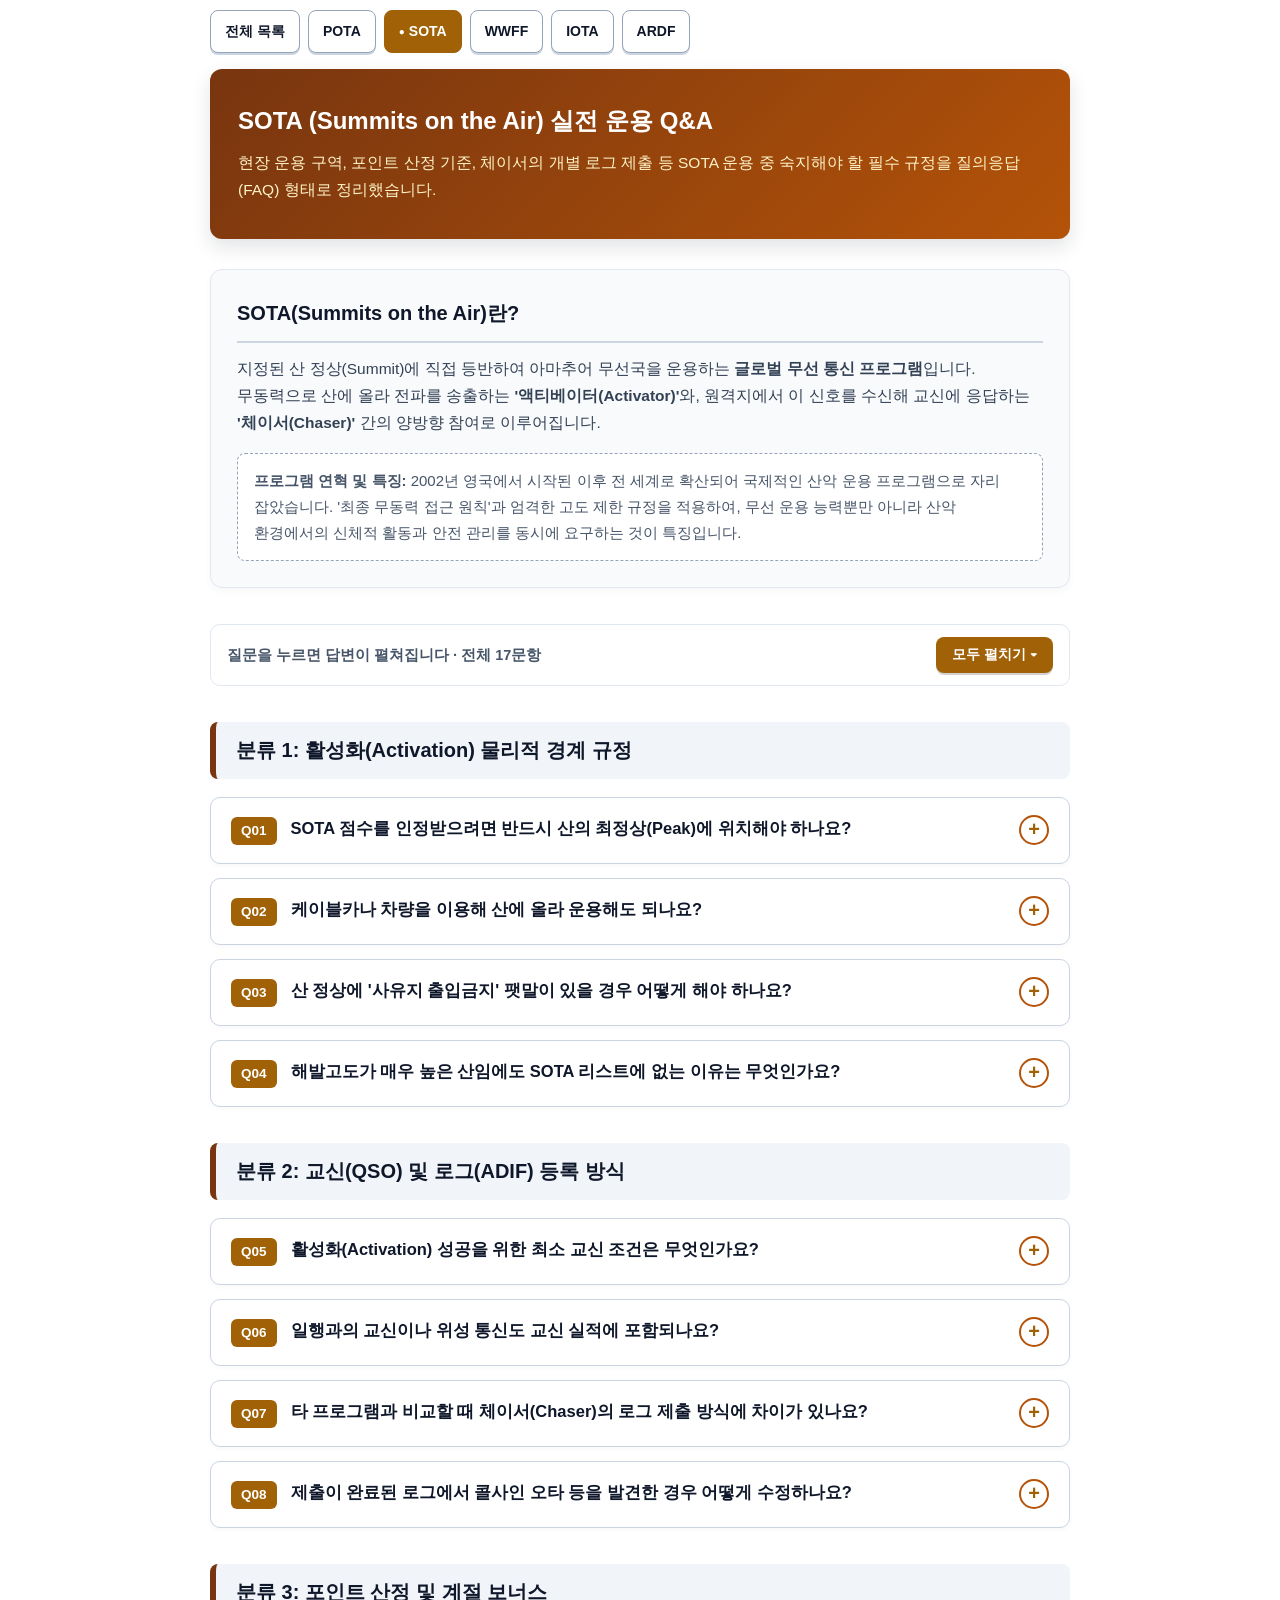
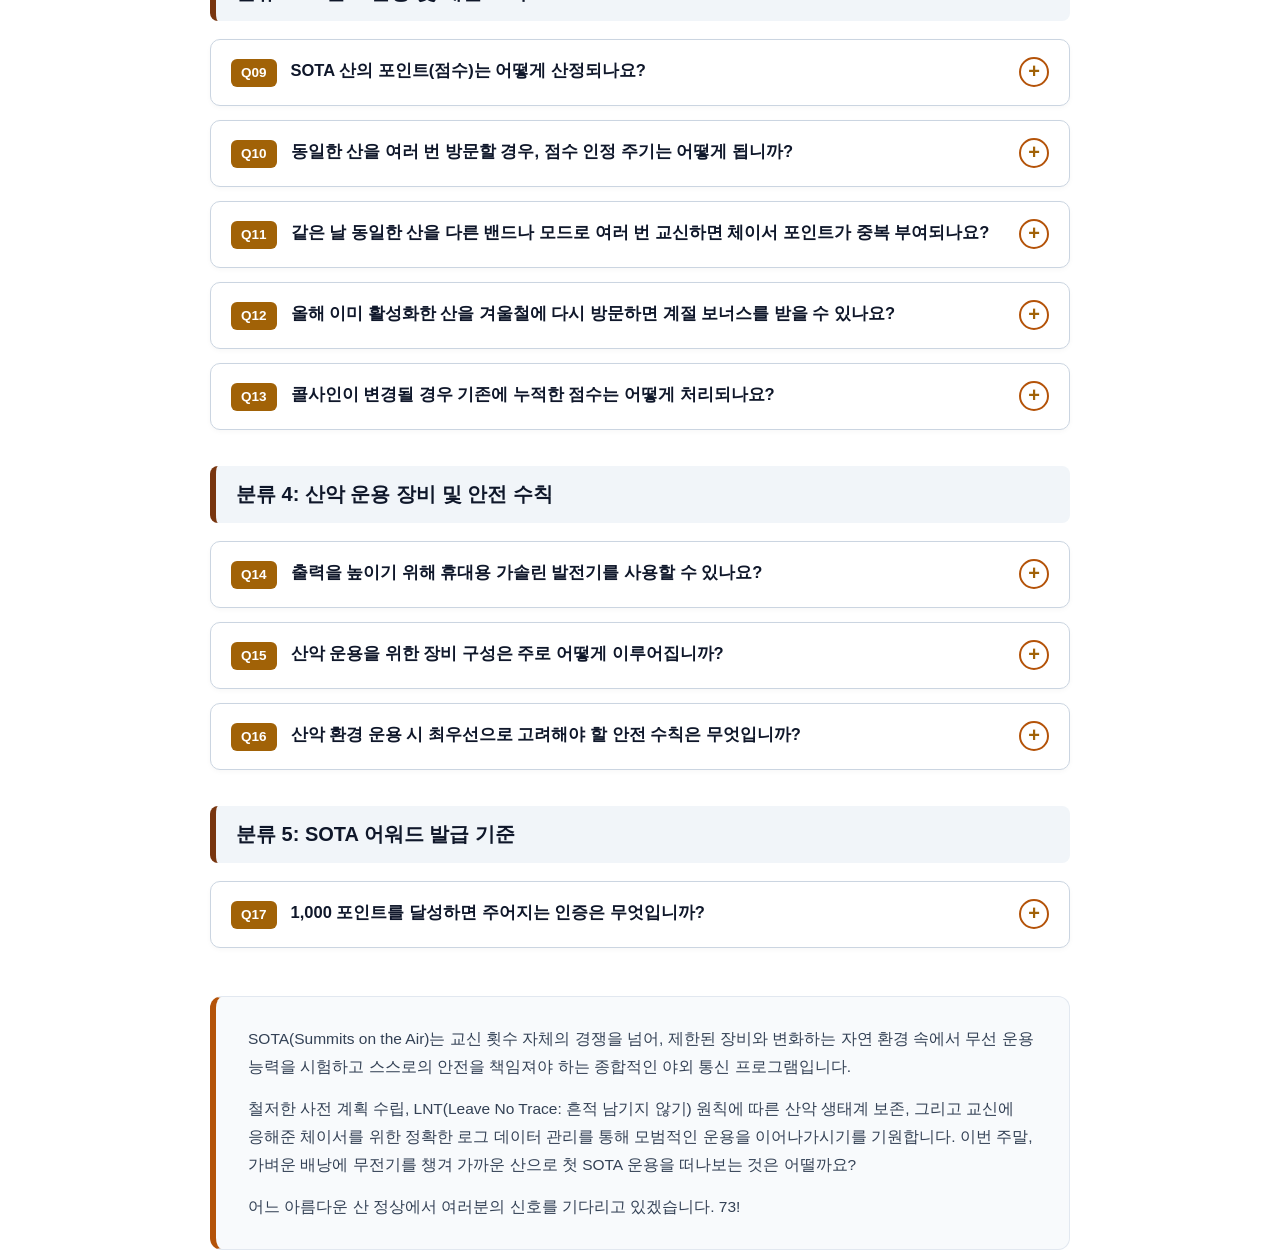
<file: sota.html>
<!DOCTYPE html>
<html lang="ko">
<head>
<meta charset="UTF-8">
<meta name="viewport" content="width=device-width, initial-scale=1">
<title>SOTA (Summits on the Air) 실전 운용 Q&amp;A</title>
<meta name="description" content="SOTA 활성화 구역, 포인트 산정, 체이서 로그 제출 등 17가지 운용 규정 Q&amp;A">
<link rel="stylesheet" href="assets/qa.css">
</head>
<body>
<main class="qa theme-sota">

<nav class="qa-nav" aria-label="시리즈 메뉴"><a class="qa-nav-btn" href="index.html">전체 목록</a><a class="qa-nav-btn" href="pota.html">POTA</a><a class="qa-nav-btn is-current" href="sota.html" aria-current="page">SOTA</a><a class="qa-nav-btn" href="wwff.html">WWFF</a><a class="qa-nav-btn" href="iota.html">IOTA</a><a class="qa-nav-btn" href="ardf.html">ARDF</a></nav>

<header class="qa-header">
  <h1>SOTA (Summits on the Air) 실전 운용 Q&amp;A</h1>
  <p>현장 운용 구역, 포인트 산정 기준, 체이서의 개별 로그 제출 등 SOTA 운용 중 숙지해야 할 필수 규정을 질의응답(FAQ) 형태로 정리했습니다.</p>
</header>

<section class="qa-intro">
  <h2>SOTA(Summits on the Air)란?</h2>
  <div class="qa-intro-text">지정된 산 정상(Summit)에 직접 등반하여 아마추어 무선국을 운용하는 <b>글로벌 무선 통신 프로그램</b>입니다. 무동력으로 산에 올라 전파를 송출하는 <b>'액티베이터(Activator)'</b>와, 원격지에서 이 신호를 수신해 교신에 응답하는 <b>'체이서(Chaser)'</b> 간의 양방향 참여로 이루어집니다.</div>
  <div class="qa-intro-history"><b>프로그램 연혁 및 특징:</b> 2002년 영국에서 시작된 이후 전 세계로 확산되어 국제적인 산악 운용 프로그램으로 자리 잡았습니다. '최종 무동력 접근 원칙'과 엄격한 고도 제한 규정을 적용하여, 무선 운용 능력뿐만 아니라 산악 환경에서의 신체적 활동과 안전 관리를 동시에 요구하는 것이 특징입니다.</div>
</section>

<div class="qa-toolbar">
  <span class="qa-toolbar-hint">질문을 누르면 답변이 펼쳐집니다 · 전체 17문항</span>
  <button type="button" class="qa-btn" id="qaToggleAll" aria-pressed="false">모두 펼치기 ▾</button>
</div>

<h2 class="qa-cat">분류 1: 활성화(Activation) 물리적 경계 규정</h2>
<details class="qa-item" id="q01">
  <summary class="qa-q"><span class="qa-badge">Q01</span><span class="qa-q-text">SOTA 점수를 인정받으려면 반드시 산의 최정상(Peak)에 위치해야 하나요?</span><span class="qa-toggle" aria-hidden="true"></span></summary>
  <div class="qa-a">그렇지 않습니다. SOTA는 정상의 가장 높은 지점을 기준으로 <b>수직으로 25미터 아래까지</b>를 '활성화 구역(Activation Zone)'으로 정의합니다. 정상부에 시설물이 있거나 등산객이 많아 운용이 어렵다면, 이 고도차 이내의 공간으로 이동하여 운용해도 정상적으로 인정됩니다. 단, 이 구역을 벗어난 곳에서의 교신은 무효 처리됩니다.</div>
</details>
<details class="qa-item" id="q02">
  <summary class="qa-q"><span class="qa-badge">Q02</span><span class="qa-q-text">케이블카나 차량을 이용해 산에 올라 운용해도 되나요?</span><span class="qa-toggle" aria-hidden="true"></span></summary>
  <div class="qa-a">산 중턱이나 정상 근처의 기착지까지 차량 및 케이블카로 이동하는 것은 가능합니다. 그러나 활성화 구역으로 진입하는 <b>최종 접근(Final access)</b>은 도보, 자전거 등 무조건 '사람의 힘(Person powered)'으로 이루어져야 합니다. 차량 내부에서의 교신은 전면 금지됩니다. (단, 장애인 운용자의 경우 전동 휠체어나 스쿠터 이용이 예외적으로 허용됩니다).</div>
</details>
<details class="qa-item" id="q03">
  <summary class="qa-q"><span class="qa-badge">Q03</span><span class="qa-q-text">산 정상에 '사유지 출입금지' 팻말이 있을 경우 어떻게 해야 하나요?</span><span class="qa-toggle" aria-hidden="true"></span></summary>
  <div class="qa-a">타인의 사유지에 무단으로 출입해서는 안 됩니다. 다만 정상에서 수직 25미터 이내로 지정된 '활성화 구역' 중 일부가 사유지 바깥(예: 공공 등산로)에 포함된다면, 해당 위치에서 합법적으로 운용하는 것은 허용됩니다.</div>
</details>
<details class="qa-item" id="q04">
  <summary class="qa-q"><span class="qa-badge">Q04</span><span class="qa-q-text">해발고도가 매우 높은 산임에도 SOTA 리스트에 없는 이유는 무엇인가요?</span><span class="qa-toggle" aria-hidden="true"></span></summary>
  <div class="qa-a">SOTA 산으로 등록되기 위해서는 산의 봉우리가 주변 안부(Saddle)로부터 솟아오른 <b>'돌출도(Prominence)'가 최소 150미터 이상</b>이어야 합니다. 해발고도가 아무리 높더라도 주변 능선과의 고도차가 이 돌출도 기준에 미달하면 공식 리스트에 오를 수 없습니다.</div>
</details>
<h2 class="qa-cat">분류 2: 교신(QSO) 및 로그(ADIF) 등록 방식</h2>
<details class="qa-item" id="q05">
  <summary class="qa-q"><span class="qa-badge">Q05</span><span class="qa-q-text">활성화(Activation) 성공을 위한 최소 교신 조건은 무엇인가요?</span><span class="qa-toggle" aria-hidden="true"></span></summary>
  <div class="qa-a">해당 산에서 <b>최소 4번 이상의 유효 교신</b>을 완료해야 액티베이터 포인트를 획득할 수 있습니다. 교신 시 상호 콜사인, 신호 리포트(RST), 그리고 대상 산의 SOTA 참조 번호(Reference Number)를 명확히 교환해야 합니다. 상대방이 체이서가 아닌 일반 무선사라도 교신 횟수에 정상적으로 포함됩니다.</div>
</details>
<details class="qa-item" id="q06">
  <summary class="qa-q"><span class="qa-badge">Q06</span><span class="qa-q-text">일행과의 교신이나 위성 통신도 교신 실적에 포함되나요?</span><span class="qa-toggle" aria-hidden="true"></span></summary>
  <div class="qa-a"><span class="highlight">포함되지 않습니다.</span> 동일한 산봉우리에 위치한 운용자 간의 근거리 교신은 실적에서 제외되며, 지상 리피터(중계기)나 위성(Satellite)을 경유한 통신 역시 SOTA 실적으로 집계되지 않습니다.</div>
</details>
<details class="qa-item" id="q07">
  <summary class="qa-q"><span class="qa-badge">Q07</span><span class="qa-q-text">타 프로그램과 비교할 때 체이서(Chaser)의 로그 제출 방식에 차이가 있나요?</span><span class="qa-toggle" aria-hidden="true"></span></summary>
  <div class="qa-a">명확한 차이가 존재합니다. POTA 등 일부 프로그램은 액티베이터가 로그를 업로드하면 헌터의 실적이 자동 인정되나, SOTA는 <b>체이서 본인이 직접 SOTA 데이터베이스에 자신의 교신 로그를 개별적으로 입력하거나 업로드</b>해야만 체이서 포인트를 획득할 수 있습니다.</div>
</details>
<details class="qa-item" id="q08">
  <summary class="qa-q"><span class="qa-badge">Q08</span><span class="qa-q-text">제출이 완료된 로그에서 콜사인 오타 등을 발견한 경우 어떻게 수정하나요?</span><span class="qa-toggle" aria-hidden="true"></span></summary>
  <div class="qa-a">웹 데이터베이스 상에서 로그의 일부 항목만 직접 수정하는 것은 시스템 구조상 번거롭습니다. 올바르게 수정된 전체 로그(CSV 또는 ADIF) 파일을 준비한 뒤, 서버에 업로드되어 있는 기존 오류 로그를 전체 삭제하고 <b>수정본을 다시 업로드</b>하는 방식이 권장됩니다.</div>
</details>
<h2 class="qa-cat">분류 3: 포인트 산정 및 계절 보너스</h2>
<details class="qa-item" id="q09">
  <summary class="qa-q"><span class="qa-badge">Q09</span><span class="qa-q-text">SOTA 산의 포인트(점수)는 어떻게 산정되나요?</span><span class="qa-toggle" aria-hidden="true"></span></summary>
  <div class="qa-a">각 산의 해발 고도(Elevation) 구간에 따라 <b>1점부터 최대 10점까지 차등 부여</b>됩니다. 산별 고정 점수는 각 지역 협회의 ARM(협회 참조 매뉴얼)에 명시되어 있으며, 겨울철 등 가혹한 환경 기간에 운용할 경우 3점의 계절 보너스(Seasonal Bonus)가 추가로 주어지기도 합니다.</div>
</details>
<details class="qa-item" id="q10">
  <summary class="qa-q"><span class="qa-badge">Q10</span><span class="qa-q-text">동일한 산을 여러 번 방문할 경우, 점수 인정 주기는 어떻게 됩니까?</span><span class="qa-toggle" aria-hidden="true"></span></summary>
  <div class="qa-a">점수 인정 주기가 엄격히 구분됩니다. <b>액티베이터</b>는 동일 산에 대한 기본 포인트를 연(年) 단위 기준 <b>1년에 1회</b>만 획득할 수 있습니다. 반면 <b>체이서</b>는 동일한 산이라도 <b>하루(UTC 기준)에 1회씩</b> 매일 포인트를 누적할 수 있습니다.</div>
</details>
<details class="qa-item" id="q11">
  <summary class="qa-q"><span class="qa-badge">Q11</span><span class="qa-q-text">같은 날 동일한 산을 다른 밴드나 모드로 여러 번 교신하면 체이서 포인트가 중복 부여되나요?</span><span class="qa-toggle" aria-hidden="true"></span></summary>
  <div class="qa-a"><b>부여되지 않습니다.</b> 밴드나 통신 모드를 변경하여 여러 번 교신하더라도, 해당 산에 대한 체이서 포인트(Chaser Point)는 <b>하루(UTC 기준)에 단 한 번만</b> 획득할 수 있습니다. 심지어 같은 날 동일한 산에 2명 이상의 서로 다른 액티베이터가 위치해 각각 교신했더라도 체이서 점수는 1회만 인정됩니다. (단, 액티베이터의 4교신 실적을 돕기 위해 여러 밴드/모드로 호출해 주는 것은 권장됩니다.)</div>
</details>
<details class="qa-item" id="q12">
  <summary class="qa-q"><span class="qa-badge">Q12</span><span class="qa-q-text">올해 이미 활성화한 산을 겨울철에 다시 방문하면 계절 보너스를 받을 수 있나요?</span><span class="qa-toggle" aria-hidden="true"></span></summary>
  <div class="qa-a">가능합니다. 겨울철 보너스 기간 내에 동일 산을 다시 활성화하면, 연 1회 원칙에 따라 기본 포인트는 부여되지 않지만 겨울 조건 충족에 따른 <b>계절 보너스(3점)</b>는 별도로 획득할 수 있습니다.</div>
</details>
<details class="qa-item" id="q13">
  <summary class="qa-q"><span class="qa-badge">Q13</span><span class="qa-q-text">콜사인이 변경될 경우 기존에 누적한 점수는 어떻게 처리되나요?</span><span class="qa-toggle" aria-hidden="true"></span></summary>
  <div class="qa-a">초기화되지 않습니다. SOTA 포인트는 콜사인이 아닌 운용자(Operator) 개인에게 귀속되는 시스템입니다. 따라서 과거에 사용했던 모든 콜사인의 점수는 합산되어 지속적으로 유지됩니다.</div>
</details>
<h2 class="qa-cat">분류 4: 산악 운용 장비 및 안전 수칙</h2>
<details class="qa-item" id="q14">
  <summary class="qa-q"><span class="qa-badge">Q14</span><span class="qa-q-text">출력을 높이기 위해 휴대용 가솔린 발전기를 사용할 수 있나요?</span><span class="qa-toggle" aria-hidden="true"></span></summary>
  <div class="qa-a"><span class="highlight">불가합니다.</span> SOTA 규정상 가솔린 등 화석 연료를 사용하는 발전기 운용은 금지됩니다. 배터리 또는 태양전지(Solar cells)와 같은 친환경 휴대용 전력원(Portable power source)만을 사용해야 합니다.</div>
</details>
<details class="qa-item" id="q15">
  <summary class="qa-q"><span class="qa-badge">Q15</span><span class="qa-q-text">산악 운용을 위한 장비 구성은 주로 어떻게 이루어집니까?</span><span class="qa-toggle" aria-hidden="true"></span></summary>
  <div class="qa-a">무게 및 전력의 제약으로 인해 액티베이터들은 무거운 납축전지 대신 리튬 폴리머(Li-Po) 배터리를 주로 채택하며, <b>QRP(저전력)와 CW(모스부호) 운용</b>을 선호하는 경향이 뚜렷합니다. 무전기는 초소형 올밴드 기기가 중심이 되며, 안테나는 등산 스틱이나 낚싯대(GRP)를 지지대로 활용하는 다이폴(Dipole) 등이 폭넓게 쓰입니다.</div>
</details>
<details class="qa-item" id="q16">
  <summary class="qa-q"><span class="qa-badge">Q16</span><span class="qa-q-text">산악 환경 운용 시 최우선으로 고려해야 할 안전 수칙은 무엇입니까?</span><span class="qa-toggle" aria-hidden="true"></span></summary>
  <div class="qa-a">고도가 300m 상승할 때마다 기온이 약 2도씩 하락하므로, 강풍에 따른 체감온도(Windchill) 저하에 각별히 대비해야 합니다. 악천후로 인해 대기에 정전기(Static)가 축적되거나 낙뢰(Lightning) 위험 징후가 보이면 <b>즉시 장비를 거두고 하산</b>해야 합니다. 교신 성립 여부보다 운용자의 안전 확보가 언제나 최우선입니다.</div>
</details>
<h2 class="qa-cat">분류 5: SOTA 어워드 발급 기준</h2>
<details class="qa-item" id="q17">
  <summary class="qa-q"><span class="qa-badge">Q17</span><span class="qa-q-text">1,000 포인트를 달성하면 주어지는 인증은 무엇입니까?</span><span class="qa-toggle" aria-hidden="true"></span></summary>
  <div class="qa-a">액티베이터로서 누적 1,000 포인트를 달성할 경우 SOTA를 상징하는 <b>'마운틴 고트(Mountain Goat)'</b> 트로피를 신청할 수 있습니다. 체이서는 1,000점 달성 시 <b>'Shack Sloth'</b> 트로피가 수여되며, 양측 모두 2,500점 및 5,000점 단위로 지속적인 추가 인증서(Certificates) 획득이 가능합니다.</div>
</details>

<footer class="qa-footer">
  <p>SOTA(Summits on the Air)는 교신 횟수 자체의 경쟁을 넘어, 제한된 장비와 변화하는 자연 환경 속에서 무선 운용 능력을 시험하고 스스로의 안전을 책임져야 하는 종합적인 야외 통신 프로그램입니다.</p>
  <p>철저한 사전 계획 수립, LNT(Leave No Trace: 흔적 남기지 않기) 원칙에 따른 산악 생태계 보존, 그리고 교신에 응해준 체이서를 위한 정확한 로그 데이터 관리를 통해 모범적인 운용을 이어나가시기를 기원합니다. 이번 주말, 가벼운 배낭에 무전기를 챙겨 가까운 산으로 첫 SOTA 운용을 떠나보는 것은 어떨까요?</p>
  <p>어느 아름다운 산 정상에서 여러분의 신호를 기다리고 있겠습니다. 73!</p>
</footer>

</main>
<script src="assets/qa.js"></script>

</body>
</html>
</file>
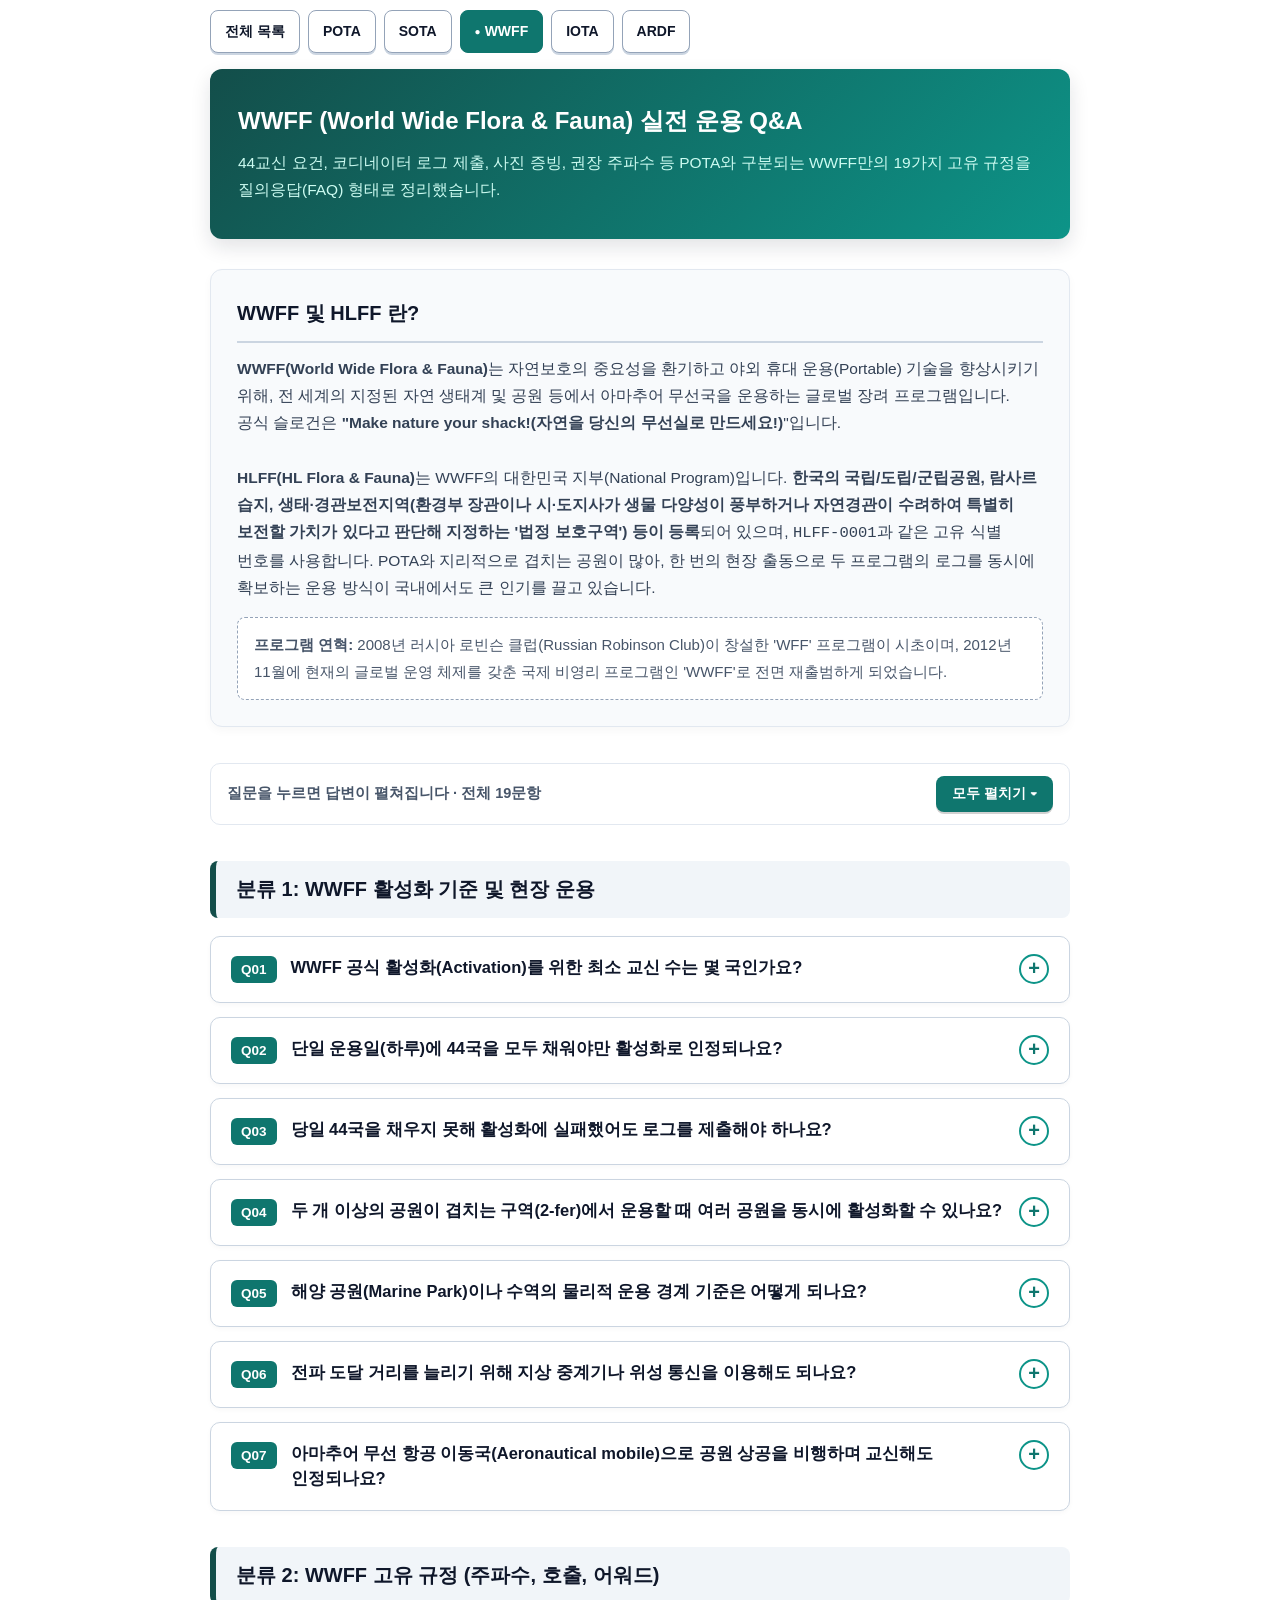
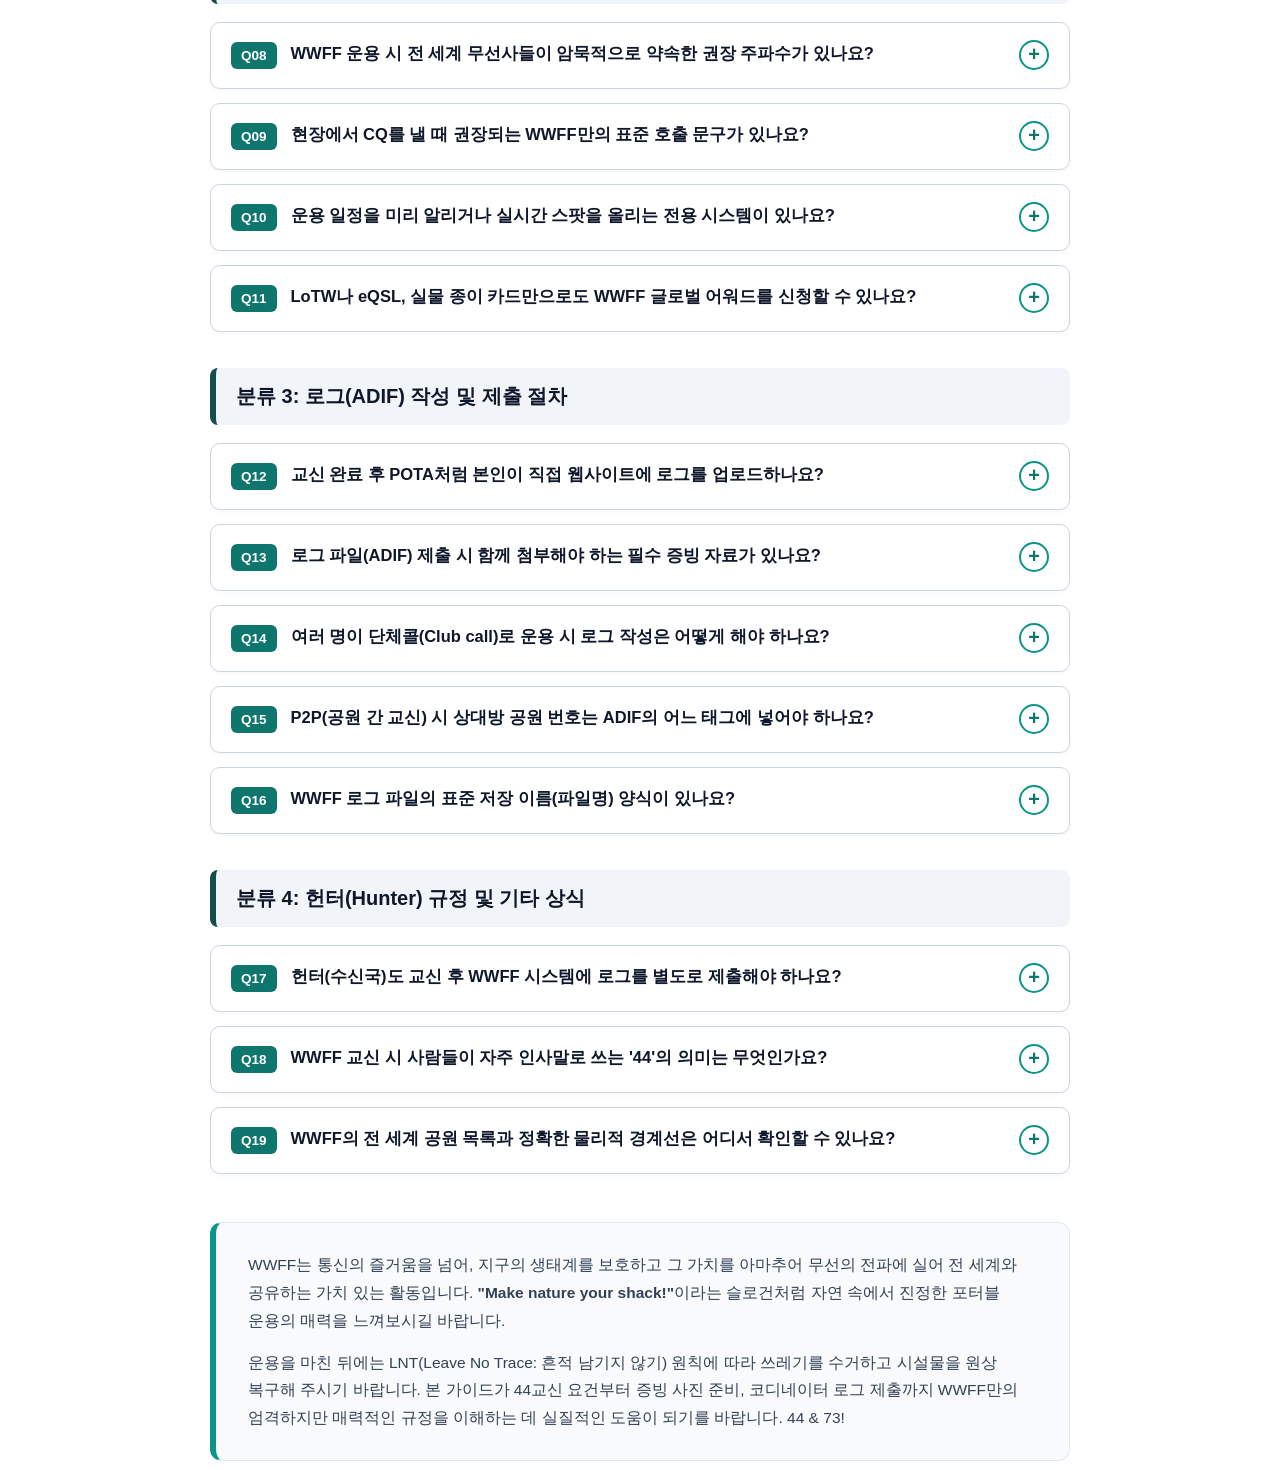
<file: wwff.html>
<!DOCTYPE html>
<html lang="ko">
<head>
<meta charset="UTF-8">
<meta name="viewport" content="width=device-width, initial-scale=1">
<title>WWFF (World Wide Flora &amp; Fauna) 실전 운용 Q&amp;A</title>
<meta name="description" content="WWFF·HLFF 44교신 요건, 코디네이터 로그 제출, 권장 주파수 등 19가지 규정 Q&amp;A">
<link rel="stylesheet" href="assets/qa.css">
</head>
<body>
<main class="qa theme-wwff">

<nav class="qa-nav" aria-label="시리즈 메뉴"><a class="qa-nav-btn" href="index.html">전체 목록</a><a class="qa-nav-btn" href="pota.html">POTA</a><a class="qa-nav-btn" href="sota.html">SOTA</a><a class="qa-nav-btn is-current" href="wwff.html" aria-current="page">WWFF</a><a class="qa-nav-btn" href="iota.html">IOTA</a><a class="qa-nav-btn" href="ardf.html">ARDF</a></nav>

<header class="qa-header">
  <h1>WWFF (World Wide Flora &amp; Fauna) 실전 운용 Q&amp;A</h1>
  <p>44교신 요건, 코디네이터 로그 제출, 사진 증빙, 권장 주파수 등 POTA와 구분되는 WWFF만의 19가지 고유 규정을 질의응답(FAQ) 형태로 정리했습니다.</p>
</header>

<section class="qa-intro">
  <h2>WWFF 및 HLFF 란?</h2>
  <div class="qa-intro-text"><b>WWFF(World Wide Flora &amp; Fauna)</b>는 자연보호의 중요성을 환기하고 야외 휴대 운용(Portable) 기술을 향상시키기 위해, 전 세계의 지정된 자연 생태계 및 공원 등에서 아마추어 무선국을 운용하는 글로벌 장려 프로그램입니다. 공식 슬로건은 <b>"Make nature your shack!(자연을 당신의 무선실로 만드세요!)</b>"입니다.<br /><br /><b>HLFF(HL Flora &amp; Fauna)</b>는 WWFF의 대한민국 지부(National Program)입니다. <b>한국의 국립/도립/군립공원, 람사르 습지, 생태&middot;경관보전지역(환경부 장관이나 시&middot;도지사가 생물 다양성이 풍부하거나 자연경관이 수려하여 특별히 보전할 가치가 있다고 판단해 지정하는 '법정 보호구역') 등이 등록</b>되어 있으며, <code>HLFF-0001</code>과 같은 고유 식별 번호를 사용합니다. POTA와 지리적으로 겹치는 공원이 많아, 한 번의 현장 출동으로 두 프로그램의 로그를 동시에 확보하는 운용 방식이 국내에서도 큰 인기를 끌고 있습니다.</div>
  <div class="qa-intro-history"><b>프로그램 연혁:</b> 2008년 러시아 로빈슨 클럽(Russian Robinson Club)이 창설한 'WFF' 프로그램이 시초이며, 2012년 11월에 현재의 글로벌 운영 체제를 갖춘 국제 비영리 프로그램인 'WWFF'로 전면 재출범하게 되었습니다.</div>
</section>

<div class="qa-toolbar">
  <span class="qa-toolbar-hint">질문을 누르면 답변이 펼쳐집니다 · 전체 19문항</span>
  <button type="button" class="qa-btn" id="qaToggleAll" aria-pressed="false">모두 펼치기 ▾</button>
</div>

<h2 class="qa-cat">분류 1: WWFF 활성화 기준 및 현장 운용</h2>
<details class="qa-item" id="q01">
  <summary class="qa-q"><span class="qa-badge">Q01</span><span class="qa-q-text">WWFF 공식 활성화(Activation)를 위한 최소 교신 수는 몇 국인가요?</span><span class="qa-toggle" aria-hidden="true"></span></summary>
  <div class="qa-a">WWFF 글로벌 어워드 기준을 충족하기 위해서는 단일 공원에서 <b>최소 44국</b>의 유효 교신을 기록해야 합니다.</div>
</details>
<details class="qa-item" id="q02">
  <summary class="qa-q"><span class="qa-badge">Q02</span><span class="qa-q-text">단일 운용일(하루)에 44국을 모두 채워야만 활성화로 인정되나요?</span><span class="qa-toggle" aria-hidden="true"></span></summary>
  <div class="qa-a">아닙니다. <b>여러 날짜에 걸친 분할 달성 및 누적 합산이 가능</b>합니다. 예를 들어 첫 방문 시 22국을 교신하고, 며칠 뒤 같은 공원을 다시 방문해 22국을 추가로 교신하면 총합 44국으로 활성화 요건이 충족됩니다.</div>
</details>
<details class="qa-item" id="q03">
  <summary class="qa-q"><span class="qa-badge">Q03</span><span class="qa-q-text">당일 44국을 채우지 못해 활성화에 실패했어도 로그를 제출해야 하나요?</span><span class="qa-toggle" aria-hidden="true"></span></summary>
  <div class="qa-a"><b>반드시 제출해야 합니다.</b> 본인의 44국 달성 여부와 무관하게, 교신에 참여한 헌터들의 크레딧을 보장하기 위해 로그를 제출해야 하며, 본인의 누적 카운트를 위해서라도 제출이 필수적입니다.</div>
</details>
<details class="qa-item" id="q04">
  <summary class="qa-q"><span class="qa-badge">Q04</span><span class="qa-q-text">두 개 이상의 공원이 겹치는 구역(2-fer)에서 운용할 때 여러 공원을 동시에 활성화할 수 있나요?</span><span class="qa-toggle" aria-hidden="true"></span></summary>
  <div class="qa-a"><span class="highlight">절대 불가합니다.</span> WWFF 규정상, 겹치는 구역에 있더라도 한 번의 운용(QSO 세션)에서는 <b>오직 하나의 공원(Reference)만 선택하여 활성화</b>해야 합니다. POTA처럼 단일 교신으로 다중 공원을 동시 활성화할 수 없습니다.</div>
</details>
<details class="qa-item" id="q05">
  <summary class="qa-q"><span class="qa-badge">Q05</span><span class="qa-q-text">해양 공원(Marine Park)이나 수역의 물리적 운용 경계 기준은 어떻게 되나요?</span><span class="qa-toggle" aria-hidden="true"></span></summary>
  <div class="qa-a">해상에 떠 있는 선박 위에서 모든 장비를 운용하거나, 해당 수역이 해안과 맞닿아 있는 경우 <b>만조선(High tide line) 및 공원 경계로부터 100미터 이내의 육상</b>에서 운용하는 것이 허용됩니다.</div>
</details>
<details class="qa-item" id="q06">
  <summary class="qa-q"><span class="qa-badge">Q06</span><span class="qa-q-text">전파 도달 거리를 늘리기 위해 지상 중계기나 위성 통신을 이용해도 되나요?</span><span class="qa-toggle" aria-hidden="true"></span></summary>
  <div class="qa-a">지상 중계기(Repeater) 및 인터넷 연동망(IRLP, 에코링크 등), 원격 스테이션을 통한 교신은 인정되지 않습니다. 단, QO-100과 같은 <b>아마추어 무선 위성을 통한 교신은 예외적으로 허용</b>됩니다.</div>
</details>
<details class="qa-item" id="q07">
  <summary class="qa-q"><span class="qa-badge">Q07</span><span class="qa-q-text">아마추어 무선 항공 이동국(Aeronautical mobile)으로 공원 상공을 비행하며 교신해도 인정되나요?</span><span class="qa-toggle" aria-hidden="true"></span></summary>
  <div class="qa-a"><span class="highlight">불가합니다.</span> 비행기, 헬리콥터, 행글라이더, 열기구 등 어떠한 형태의 항공 운용(AM)도 공원 활성화로 인정되지 않습니다.</div>
</details>
<h2 class="qa-cat">분류 2: WWFF 고유 규정 (주파수, 호출, 어워드)</h2>
<details class="qa-item" id="q08">
  <summary class="qa-q"><span class="qa-badge">Q08</span><span class="qa-q-text">WWFF 운용 시 전 세계 무선사들이 암묵적으로 약속한 권장 주파수가 있나요?</span><span class="qa-toggle" aria-hidden="true"></span></summary>
  <div class="qa-a">네, WWFF는 각 밴드별로 <b>.044</b> 또는 <b>.144</b>로 끝나는 글로벌 권장 주파수를 운용하고 있습니다.<br />&bull; SSB 권장: 7.144, 14.244, 18.144, 21.244, 24.944, 28.444 MHz<br />&bull; CW 권장: 7.024, 10.124, 14.044, 18.084, 21.044, 24.894, 28.044 MHz<br />단, 특정 그룹이 해당 주파수를 독점(Own)할 수는 없으므로, 사용 전 반드시 빈 주파수인지 확인해야 합니다.</div>
</details>
<details class="qa-item" id="q09">
  <summary class="qa-q"><span class="qa-badge">Q09</span><span class="qa-q-text">현장에서 CQ를 낼 때 권장되는 WWFF만의 표준 호출 문구가 있나요?</span><span class="qa-toggle" aria-hidden="true"></span></summary>
  <div class="qa-a">액티베이터는 현장에서 <b>"CQ WWFF", "CQ World Wide Flora Fauna", "CQ parks"</b> 또는 <b>"CQ 44"</b>라고 호출하도록 권장됩니다. WWFF 프로그램을 잘 모르는 헌터가 응답할 경우 프로그램의 취지를 친절히 설명해 주는 것이 좋습니다.</div>
</details>
<details class="qa-item" id="q10">
  <summary class="qa-q"><span class="qa-badge">Q10</span><span class="qa-q-text">운용 일정을 미리 알리거나 실시간 스팟을 올리는 전용 시스템이 있나요?</span><span class="qa-toggle" aria-hidden="true"></span></summary>
  <div class="qa-a">WWFF 웹사이트의 <b>'Agenda(일정표)'</b> 메뉴에 사전 운용 계획을 등록할 수 있으며(관리자 승인 필요), 실시간 교신 현황은 전용 클러스터인 <b>'WWFFwatch'</b>를 통해 확인 및 자가 스팟(Self-spot) 등록이 가능합니다.</div>
</details>
<details class="qa-item" id="q11">
  <summary class="qa-q"><span class="qa-badge">Q11</span><span class="qa-q-text">LoTW나 eQSL, 실물 종이 카드만으로도 WWFF 글로벌 어워드를 신청할 수 있나요?</span><span class="qa-toggle" aria-hidden="true"></span></summary>
  <div class="qa-a"><span class="highlight">절대 불가합니다.</span> WWFF의 모든 글로벌 어워드는 국가 코디네이터를 통해 <b>'WWFF Logsearch' 데이터베이스에 공식 업로드된 전산 교신 기록(ADIF)만을 근거</b>로 발급됩니다. 종이 QSL 카드나 LoTW, eQSL과 같은 외부 데이터 소스는 어워드 심사에 일절 인정되지 않습니다.</div>
</details>
<h2 class="qa-cat">분류 3: 로그(ADIF) 작성 및 제출 절차</h2>
<details class="qa-item" id="q12">
  <summary class="qa-q"><span class="qa-badge">Q12</span><span class="qa-q-text">교신 완료 후 POTA처럼 본인이 직접 웹사이트에 로그를 업로드하나요?</span><span class="qa-toggle" aria-hidden="true"></span></summary>
  <div class="qa-a"><span class="highlight">아닙니다. 직접 업로드할 수 없습니다.</span> 작성한 ADIF 파일은 <b>각 국가의 코디네이터(Logmanager)에게 이메일 등으로 수동 제출</b>해야 하며, 코디네이터가 검수 후 Logsearch 서버에 업로드합니다. (소속 국가 프로그램이 없는 경우 DF6EX에게 제출)</div>
</details>
<details class="qa-item" id="q13">
  <summary class="qa-q"><span class="qa-badge">Q13</span><span class="qa-q-text">로그 파일(ADIF) 제출 시 함께 첨부해야 하는 필수 증빙 자료가 있나요?</span><span class="qa-toggle" aria-hidden="true"></span></summary>
  <div class="qa-a">네, WWFF는 물리적 증빙을 매우 중요하게 여깁니다. 로그 제출 시 <b>GPS 기기(또는 내비게이션) 화면, 공원 식별 표지판, 현장 장비(안테나/무전기) 세팅 사진</b>을 반드시 함께 첨부하여 본인의 실제 운용 사실을 코디네이터에게 증명해야 합니다.</div>
</details>
<details class="qa-item" id="q14">
  <summary class="qa-q"><span class="qa-badge">Q14</span><span class="qa-q-text">여러 명이 단체콜(Club call)로 운용 시 로그 작성은 어떻게 해야 하나요?</span><span class="qa-toggle" aria-hidden="true"></span></summary>
  <div class="qa-a">ADIF 파일에 단체 콜사인과 개별 운용자를 엄격히 분리 기입해야 합니다.<br />&bull; <code>&lt;STATION_CALLSIGN&gt;</code> : 실제로 송출한 단체 콜사인 기입<br />&bull; <code>&lt;OPERATOR&gt;</code> : 해당 교신을 직접 수행한 개인의 호출부호 기입</div>
</details>
<details class="qa-item" id="q15">
  <summary class="qa-q"><span class="qa-badge">Q15</span><span class="qa-q-text">P2P(공원 간 교신) 시 상대방 공원 번호는 ADIF의 어느 태그에 넣어야 하나요?</span><span class="qa-toggle" aria-hidden="true"></span></summary>
  <div class="qa-a">상대방(Hunter)의 공원 번호를 로깅하기 위해 두 가지 태그를 조합합니다.<br />&bull; <code>&lt;SIG&gt;</code> : "WWFF" 라고 명시<br />&bull; <code>&lt;SIG_INFO&gt;</code> : 상대방의 공원 번호 기입 (예: HLFF-0001)</div>
</details>
<details class="qa-item" id="q16">
  <summary class="qa-q"><span class="qa-badge">Q16</span><span class="qa-q-text">WWFF 로그 파일의 표준 저장 이름(파일명) 양식이 있나요?</span><span class="qa-toggle" aria-hidden="true"></span></summary>
  <div class="qa-a">표준 명명 규칙은 <b>호출부호@공원번호 YYYYMMDD.adi</b> 입니다. 슬래시(/) 대신 하이픈(-)을 사용해야 시스템 듀프(Dupe) 에러를 방지할 수 있습니다.<br />(예: <code>HL0AAA-P @ HLFF-0001 20261101.adi</code>)</div>
</details>
<h2 class="qa-cat">분류 4: 헌터(Hunter) 규정 및 기타 상식</h2>
<details class="qa-item" id="q17">
  <summary class="qa-q"><span class="qa-badge">Q17</span><span class="qa-q-text">헌터(수신국)도 교신 후 WWFF 시스템에 로그를 별도로 제출해야 하나요?</span><span class="qa-toggle" aria-hidden="true"></span></summary>
  <div class="qa-a"><b>제출하지 않습니다.</b> 헌터의 크레딧은 전적으로 액티베이터가 제출하여 업로드된 로그 기록에 의존합니다. 헌터 측의 개별 업로드는 불필요합니다.</div>
</details>
<details class="qa-item" id="q18">
  <summary class="qa-q"><span class="qa-badge">Q18</span><span class="qa-q-text">WWFF 교신 시 사람들이 자주 인사말로 쓰는 '44'의 의미는 무엇인가요?</span><span class="qa-toggle" aria-hidden="true"></span></summary>
  <div class="qa-a">'44'는 WWFF의 상징적인 숫자입니다.<br />&bull; <b>첫 번째 4</b>: 자연을 구성하는 4대 원소 (흙, 물, 공기, 불)<br />&bull; <b>두 번째 4</b>: 전 세계를 아우르는 4 방위 (동, 서, 남, 북)</div>
</details>
<details class="qa-item" id="q19">
  <summary class="qa-q"><span class="qa-badge">Q19</span><span class="qa-q-text">WWFF의 전 세계 공원 목록과 정확한 물리적 경계선은 어디서 확인할 수 있나요?</span><span class="qa-toggle" aria-hidden="true"></span></summary>
  <div class="qa-a">공식 공원 정보 및 경계선 데이터는 세계보호구역 데이터베이스인 <b>Protected Planet 웹사이트</b>를 참조하거나, WWFF 공식 홈페이지 내에 임베드된 자체 글로벌 맵(Map) 메뉴를 통해 직관적으로 확인할 수 있습니다.</div>
</details>

<footer class="qa-footer">
  <p>WWFF는 통신의 즐거움을 넘어, 지구의 생태계를 보호하고 그 가치를 아마추어 무선의 전파에 실어 전 세계와 공유하는 가치 있는 활동입니다. <b>"Make nature your shack!"</b>이라는 슬로건처럼 자연 속에서 진정한 포터블 운용의 매력을 느껴보시길 바랍니다.</p>
  <p>운용을 마친 뒤에는 LNT(Leave No Trace: 흔적 남기지 않기) 원칙에 따라 쓰레기를 수거하고 시설물을 원상 복구해 주시기 바랍니다. 본 가이드가 44교신 요건부터 증빙 사진 준비, 코디네이터 로그 제출까지 WWFF만의 엄격하지만 매력적인 규정을 이해하는 데 실질적인 도움이 되기를 바랍니다. 44 &amp; 73!</p>
</footer>

</main>
<script src="assets/qa.js"></script>

</body>
</html>
</file>
<file: assets/qa.css>
/* ==============================================================
   야외 무선 활동 실전 Q&A 시리즈 — 공통 스타일
   편마다 바뀌는 것은 대표 색 변수(--accent-*)뿐입니다.
   ============================================================== */
html, body { margin: 0; padding: 0; background: #ffffff; }

.qa {
  --accent-dark: #064e3b;   /* 헤더 그라데이션 시작 */
  --accent: #059669;        /* 헤더 끝, 띠, 아이콘 */
  --accent-badge: #047857;  /* 번호 배지·버튼 (흰 글자 대비 확보) */
  --accent-soft: #ecfdf5;   /* 펼친 질문 바탕 */
  --accent-line: #a7f3d0;   /* 펼친 질문 구분선 */
  --accent-ink: #ecfdf5;    /* 헤더 설명 글자 */

  font-family: -apple-system, BlinkMacSystemFont, "Segoe UI", Roboto, "Noto Sans KR", "Apple SD Gothic Neo", "Malgun Gothic", sans-serif;
  font-size: 16px;
  line-height: 1.75;
  color: #1e293b;
  max-width: 860px;
  margin: 0 auto;
  padding: 10px;
  word-break: keep-all;
  -webkit-font-smoothing: antialiased;
}
.qa * { box-sizing: border-box; }

/* 편별 대표 색 */
.qa.theme-pota { --accent-dark:#064e3b; --accent:#059669; --accent-badge:#047857; --accent-soft:#ecfdf5; --accent-line:#a7f3d0; --accent-ink:#ecfdf5; }
.qa.theme-sota { --accent-dark:#78350f; --accent:#b45309; --accent-badge:#a16207; --accent-soft:#fffbeb; --accent-line:#fde68a; --accent-ink:#fef3c7; }
.qa.theme-wwff { --accent-dark:#134e4a; --accent:#0d9488; --accent-badge:#0f766e; --accent-soft:#f0fdfa; --accent-line:#99f6e4; --accent-ink:#ccfbf1; }
.qa.theme-iota { --accent-dark:#0c4a6e; --accent:#0284c7; --accent-badge:#0369a1; --accent-soft:#f0f9ff; --accent-line:#bae6fd; --accent-ink:#e0f2fe; }
.qa.theme-ardf { --accent-dark:#7c2d12; --accent:#ea580c; --accent-badge:#c2410c; --accent-soft:#fff7ed; --accent-line:#fed7aa; --accent-ink:#ffedd5; }
.qa.theme-hub  { --accent-dark:#1e293b; --accent:#475569; --accent-badge:#334155; --accent-soft:#f8fafc; --accent-line:#cbd5e1; --accent-ink:#e2e8f0; }

/* 0. 시리즈 메뉴 (모든 편 공통) */
.qa-nav { display: flex; flex-wrap: wrap; gap: 8px; margin: 0 0 16px 0; }
.qa-nav-btn {
  display: inline-flex; align-items: center;
  padding: 8px 14px; border-radius: 8px;
  background: #ffffff; color: #0f172a;
  border: 1.5px solid #94a3b8; box-shadow: 0 2px 0 #cbd5e1;
  font-size: 14px; font-weight: 700; text-decoration: none;
  transition: background 0.15s, border-color 0.15s;
}
.qa-nav-btn:hover { background: #f1f5f9; border-color: #475569; }
.qa-nav-btn:active { transform: translateY(1px); box-shadow: none; }
.qa-nav-btn.is-current {
  background: var(--accent-badge); color: #ffffff; border-color: var(--accent-badge);
  box-shadow: none; cursor: default;
}
.qa-nav-btn.is-current::before { content: '● '; font-size: 10px; margin-right: 4px; }

/* 1. 헤더 */
.qa-header {
  background: linear-gradient(135deg, var(--accent-dark) 0%, var(--accent) 100%);
  color: #ffffff;
  padding: 36px 28px;
  border-radius: 12px;
  margin-bottom: 30px;
  box-shadow: 0 8px 20px rgba(15, 23, 42, 0.12);
}
.qa-header h1 {
  font-size: 24px;
  font-weight: 800;
  margin: 0 0 12px 0;
  line-height: 1.35;
  color: #ffffff;
}
.qa-header p { margin: 0; font-size: 15.5px; color: var(--accent-ink); }

/* 2. 개요 박스 */
.qa-intro {
  background: #f8fafc;
  border: 1px solid #e2e8f0;
  border-radius: 12px;
  padding: 26px;
  margin-bottom: 36px;
  box-shadow: 0 4px 10px rgba(0,0,0,0.03);
}
.qa-intro h2 {
  font-size: 20px;
  font-weight: 800;
  color: #0f172a;
  margin: 0 0 12px 0;
  padding-bottom: 10px;
  border-bottom: 2px solid #cbd5e1;
}
.qa-intro-text { font-size: 15.5px; color: #334155; margin-bottom: 16px; }
.qa-intro-history {
  background: #ffffff;
  padding: 14px 16px;
  border-radius: 8px;
  border: 1px dashed #94a3b8;
  font-size: 15px;
  color: #475569;
}

/* 섹션 제목 (장비·사진 등) */
.qa-sec-title {
  font-size: 20px;
  font-weight: 800;
  color: #0f172a;
  margin: 40px 0 16px 0;
  padding-left: 12px;
  border-left: 5px solid var(--accent);
  line-height: 1.4;
}

/* 3. Q&A 도구 줄: 안내 + 모두 펼치기 버튼 */
.qa-toolbar {
  display: flex;
  justify-content: space-between;
  align-items: center;
  flex-wrap: wrap;
  gap: 10px;
  margin: 0 0 6px 0;
  padding: 12px 16px;
  background: #ffffff;
  border: 1px solid #e2e8f0;
  border-radius: 10px;
}
.qa-toolbar-hint { font-size: 14.5px; color: #475569; font-weight: 600; }
.qa-btn {
  display: inline-flex;
  align-items: center;
  gap: 6px;
  background: var(--accent-badge);
  color: #ffffff;
  border: none;
  border-radius: 8px;
  padding: 9px 16px;
  font-size: 14px;
  font-weight: 700;
  font-family: inherit;
  cursor: pointer;
  box-shadow: 0 2px 0 rgba(0,0,0,0.18);
  transition: filter 0.15s, transform 0.05s;
}
.qa-btn:hover { filter: brightness(1.12); }
.qa-btn:active { transform: translateY(1px); box-shadow: none; }
.qa-btn:focus-visible { outline: 3px solid var(--accent-line); outline-offset: 2px; }

/* 분류 제목 */
.qa-cat {
  font-size: 20px;
  font-weight: 800;
  color: #0f172a;
  background: #f1f5f9;
  padding: 14px 20px;
  border-radius: 8px;
  border-left: 6px solid var(--accent-dark);
  margin: 36px 0 18px 0;
  line-height: 1.45;
}

/* 질문 카드 (details 아코디언) */
.qa-item {
  background: #ffffff;
  border: 1px solid #cbd5e1;
  border-radius: 10px;
  margin-bottom: 14px;
  box-shadow: 0 2px 5px rgba(0,0,0,0.03);
  overflow: hidden;
}
.qa-q {
  display: flex;
  align-items: flex-start;
  gap: 14px;
  padding: 18px 20px;
  font-size: 16.5px;
  font-weight: 700;
  color: #0f172a;
  cursor: pointer;
  list-style: none;
  line-height: 1.55;
  transition: background 0.15s ease;
}
.qa-q::-webkit-details-marker { display: none; }
.qa-q::marker { content: ''; }
.qa-q:hover { background: #f8fafc; }
.qa-q:focus-visible { outline: 3px solid var(--accent-line); outline-offset: -3px; }
.qa-badge {
  flex-shrink: 0;
  background: var(--accent-badge);
  color: #ffffff;
  font-size: 13.5px;
  font-weight: 800;
  padding: 3px 10px;
  border-radius: 6px;
  margin-top: 1px;
  line-height: 1.6;
}
.qa-q-text { flex: 1; }
/* 펼치기 버튼(원형 +/−) */
.qa-toggle {
  flex-shrink: 0;
  width: 30px;
  height: 30px;
  border-radius: 50%;
  border: 2px solid var(--accent);
  color: var(--accent-badge);
  background: #ffffff;
  display: inline-flex;
  align-items: center;
  justify-content: center;
  margin-top: -1px;
  transition: background 0.15s, color 0.15s;
}
.qa-toggle::before { content: '+'; font-size: 20px; font-weight: 700; line-height: 1; margin-top: -2px; }
.qa-q:hover .qa-toggle { background: var(--accent-badge); color: #ffffff; border-color: var(--accent-badge); }
.qa-item[open] { border-color: var(--accent); }
.qa-item[open] > .qa-q {
  background: var(--accent-soft);
  border-bottom: 1px solid var(--accent-line);
  box-shadow: inset 5px 0 0 var(--accent);
}
.qa-item[open] .qa-toggle { background: var(--accent-badge); color: #ffffff; border-color: var(--accent-badge); }
.qa-item[open] .qa-toggle::before { content: '−'; }

/* 답변 */
.qa-a {
  padding: 22px 24px 24px 76px;
  font-size: 15.5px;
  color: #334155;
  line-height: 1.85;
}
.qa-a b, .qa-a strong { color: #0f172a; font-weight: 700; }
.qa-a code {
  font-family: ui-monospace, SFMono-Regular, Menlo, Consolas, monospace;
  font-size: 0.88em;
  background: #f1f5f9;
  border: 1px solid #e2e8f0;
  color: #0f172a;
  border-radius: 4px;
  padding: 1px 6px;
  white-space: nowrap;
}
.qa-a .highlight {
  background: #fef2f2;
  color: #b91c1c;
  padding: 2px 6px;
  border-radius: 4px;
  font-weight: 700;
}
.qa-a .reference-box {
  margin-top: 12px;
  background: #f8fafc;
  border: 1px solid #cbd5e1;
  border-left: 4px solid var(--accent);
  border-radius: 6px;
  padding: 10px 14px;
  font-size: 14.5px;
  line-height: 1.7;
}

/* 답변 안 듣기 플레이어 (ARDF) */
.qa-player {
  margin-top: 14px;
  display: flex;
  flex-wrap: wrap;
  align-items: center;
  gap: 8px;
  background: #f8fafc;
  border: 1px solid #cbd5e1;
  padding: 10px 12px;
  border-radius: 8px;
}
.qa-player .qa-btn { padding: 7px 12px; font-size: 13.5px; }
.qa-player .qa-btn.playing { background: #b91c1c; }
.qa-player-desc { font-size: 13px; color: #475569; font-weight: 600; }

/* 장비 카드 (ARDF) */
.qa-gear { display: grid; grid-template-columns: repeat(auto-fit, minmax(230px, 1fr)); gap: 14px; }
.qa-gear-card { border: 1px solid #e2e8f0; border-radius: 12px; overflow: hidden; background: #fff; box-shadow: 0 2px 6px rgba(0,0,0,0.03); }
.qa-gear-img { height: 185px; background: #f8fafc; display: flex; align-items: center; justify-content: center; padding: 8px; border-bottom: 1px solid #f1f5f9; }
.qa-gear-img img { max-width: 100%; max-height: 100%; object-fit: contain; border-radius: 6px; display: block; }
.qa-gear-info { padding: 12px 14px; }
.qa-gear-info b { display: block; font-size: 15px; color: #0f172a; margin-bottom: 4px; }
.qa-gear-info p { font-size: 13.5px; color: #64748b; margin: 0; line-height: 1.5; }

/* 현장 사진 (ARDF) */
.qa-photos { display: grid; grid-template-columns: repeat(3, 1fr); gap: 12px; }
.qa-photo { display: block; border-radius: 12px; overflow: hidden; border: 1px solid #cbd5e1; background: #f8fafc; cursor: zoom-in; transition: transform 0.15s, border-color 0.15s, box-shadow 0.15s; }
.qa-photo:hover { transform: translateY(-3px); border-color: var(--accent); box-shadow: 0 6px 14px rgba(0,0,0,0.08); }
.qa-photo img { width: 100%; height: 180px; object-fit: cover; display: block; }
.qa-modal { display: none; position: fixed; inset: 0; background: rgba(15,23,42,0.85); z-index: 9999; align-items: center; justify-content: center; padding: 20px; }
.qa-modal.active { display: flex; }
.qa-modal-wrap { position: relative; max-width: 760px; width: 100%; background: #fff; border-radius: 14px; padding: 14px; }
.qa-modal-wrap img { width: 100%; max-height: 75vh; object-fit: contain; display: block; border-radius: 8px; }
.qa-modal-close { position: absolute; top: -14px; right: -14px; width: 38px; height: 38px; border-radius: 50%; background: #0f172a; color: #fff; border: 3px solid #fff; font-size: 20px; font-weight: 700; cursor: pointer; line-height: 1; }
.qa-modal-close:hover { background: #dc2626; }

/* 4. 맺음말 */
.qa-footer {
  margin-top: 48px;
  padding: 28px 32px;
  background: #f8fafc;
  border: 1px solid #e2e8f0;
  border-left: 6px solid var(--accent);
  border-radius: 12px;
  color: #334155;
  font-size: 15.5px;
  line-height: 1.8;
}
.qa-footer p { margin: 0 0 14px 0; }
.qa-footer p:last-child { margin: 0; }

/* 허브 */
.hub-grid { display: grid; grid-template-columns: repeat(auto-fit, minmax(240px, 1fr)); gap: 14px; }
.hub-card { display: flex; flex-direction: column; gap: 8px; text-decoration: none; color: inherit; background: #fff; border: 1px solid #cbd5e1; border-top: 5px solid var(--c); border-radius: 12px; padding: 18px 20px; box-shadow: 0 2px 5px rgba(0,0,0,0.04); transition: box-shadow 0.15s, transform 0.15s; }
.hub-card:hover { box-shadow: 0 6px 14px rgba(0,0,0,0.08); transform: translateY(-2px); }
.hub-card b { font-size: 18px; color: #0f172a; }
.hub-card .d { font-size: 14.5px; color: #475569; line-height: 1.65; flex: 1; }
.hub-card .qa-btn { align-self: flex-start; background: var(--c); }
.hub-table-wrap { overflow-x: auto; border: 1px solid #cbd5e1; border-radius: 10px; }
.hub-table { width: 100%; border-collapse: collapse; font-size: 14.5px; min-width: 620px; }
.hub-table th, .hub-table td { padding: 11px 12px; border-bottom: 1px solid #e2e8f0; text-align: left; vertical-align: top; line-height: 1.6; }
.hub-table thead th { background: #f1f5f9; color: #0f172a; font-weight: 800; }
.hub-table tbody th { background: #f8fafc; color: #334155; font-weight: 700; white-space: nowrap; }
.hub-table tr:last-child th, .hub-table tr:last-child td { border-bottom: none; }
.hub-note { font-size: 13.5px; color: #64748b; margin-top: 8px; }

/* 모바일 */
@media (max-width: 640px) {
  .qa-header { padding: 24px 20px; margin-bottom: 24px; }
  .qa-nav-btn { padding: 7px 11px; font-size: 13px; }
  .qa-header h1 { font-size: 21px; }
  .qa-intro { padding: 20px; margin-bottom: 28px; }
  .qa-cat { font-size: 17px; padding: 12px 16px; margin: 28px 0 14px; }
  .qa-sec-title { font-size: 18px; }
  .qa-q { padding: 15px 14px; font-size: 15.5px; gap: 10px; }
  .qa-a { padding: 18px 16px 20px; }
  .qa-footer { padding: 20px; }
  .qa-photos { grid-template-columns: repeat(2, 1fr); }
  .qa-photo img { height: 150px; }
}
@media (max-width: 420px) {
  .qa-photos { grid-template-columns: 1fr; }
  .qa-photo img { height: 210px; }
}
</file>
